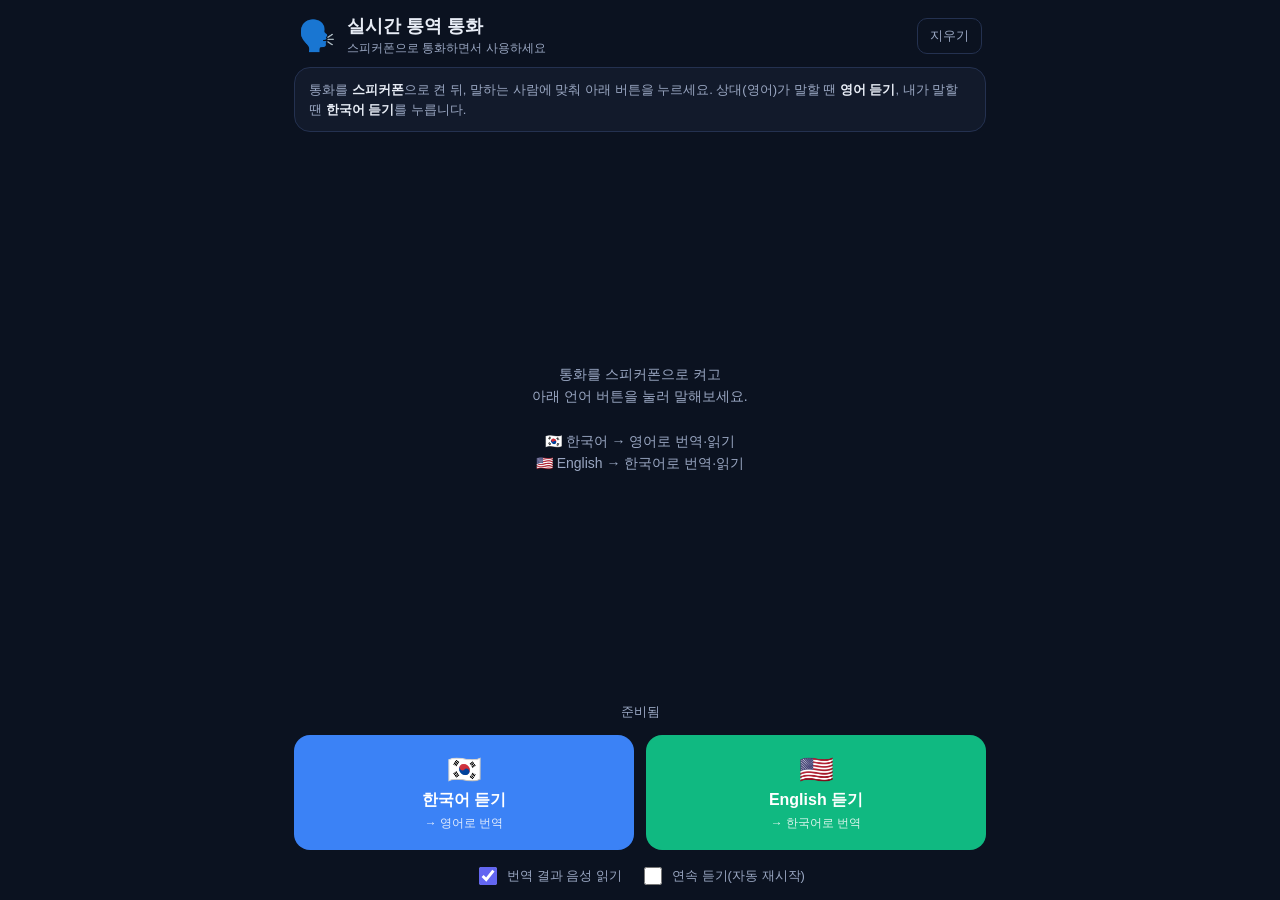
<file: index.html>
<!DOCTYPE html>
<html lang="ko">
<head>
  <meta charset="UTF-8" />
  <meta name="viewport" content="width=device-width, initial-scale=1.0, maximum-scale=1.0, user-scalable=no, viewport-fit=cover" />
  <meta name="theme-color" content="#0b1220" />
  <meta name="apple-mobile-web-app-capable" content="yes" />
  <meta name="apple-mobile-web-app-status-bar-style" content="black-translucent" />
  <title>통역 통화 · Korean Live Interpreter</title>
  <link rel="manifest" href="manifest.json" />
  <link rel="apple-touch-icon" href="icons/icon.svg" />
  <link rel="icon" href="icons/icon.svg" type="image/svg+xml" />
  <link rel="stylesheet" href="css/style.css" />
</head>
<body>
  <div class="app">
    <header class="topbar">
      <div class="brand">
        <span class="logo">🗣️</span>
        <div>
          <h1>실시간 통역 통화</h1>
          <p class="sub">스피커폰으로 통화하면서 사용하세요</p>
        </div>
      </div>
      <button id="clearBtn" class="ghost-btn" title="대화 지우기">지우기</button>
    </header>

    <!-- 사용 안내 배너 -->
    <div id="hintBanner" class="hint">
      통화를 <b>스피커폰</b>으로 켠 뒤, 말하는 사람에 맞춰 아래 버튼을 누르세요.
      상대(영어)가 말할 땐 <b>영어 듣기</b>, 내가 말할 땐 <b>한국어 듣기</b>를 누릅니다.
    </div>

    <!-- 대화 로그 -->
    <main id="log" class="log" aria-live="polite"></main>

    <!-- 상태 표시 -->
    <div id="status" class="status">준비됨</div>

    <!-- 컨트롤 -->
    <section class="controls">
      <div class="mic-row">
        <button id="koBtn" class="mic-btn ko">
          <span class="flag">🇰🇷</span>
          <span class="label">한국어 듣기</span>
          <span class="sublabel">→ 영어로 번역</span>
        </button>
        <button id="enBtn" class="mic-btn en">
          <span class="flag">🇺🇸</span>
          <span class="label">English 듣기</span>
          <span class="sublabel">→ 한국어로 번역</span>
        </button>
      </div>

      <div class="options">
        <label class="switch">
          <input type="checkbox" id="autoSpeak" checked />
          <span>번역 결과 음성 읽기</span>
        </label>
        <label class="switch">
          <input type="checkbox" id="continuous" />
          <span>연속 듣기(자동 재시작)</span>
        </label>
      </div>
    </section>
  </div>

  <script src="js/app.js"></script>
</body>
</html>
</file>
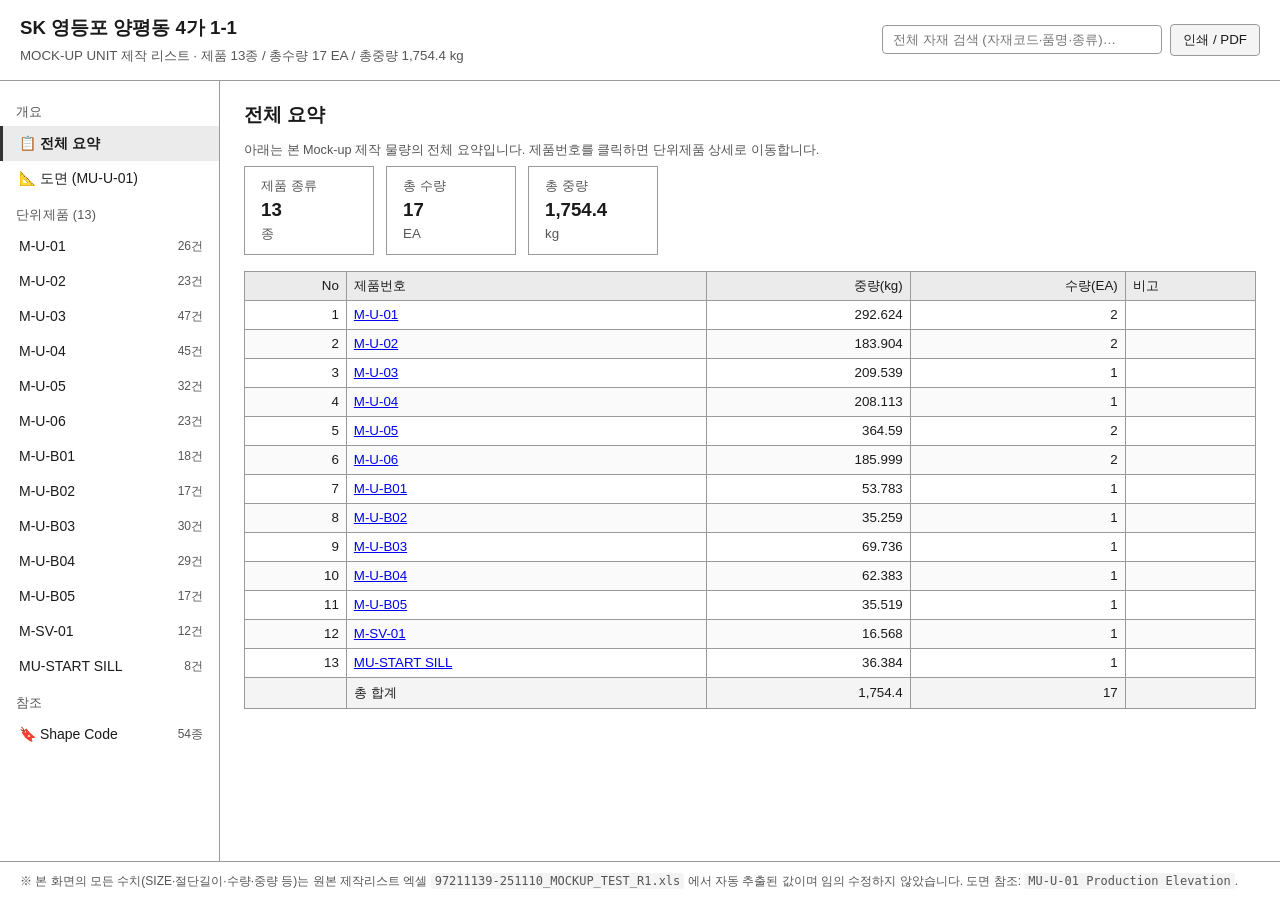
<file: mockup/index.html>
<!DOCTYPE html>
<html lang="ko">
<head>
<meta charset="UTF-8" />
<meta name="viewport" content="width=device-width, initial-scale=1.0" />
<title>MOCK-UP UNIT 제작 리스트 · 단위제품 뷰어</title>
<link rel="stylesheet" href="style.css" />
</head>
<body>
<header class="docbar">
  <div>
    <h1 id="projTitle">MOCK-UP UNIT 제작 리스트</h1>
    <p class="docmeta" id="docMeta"></p>
  </div>
  <div class="docbar-right">
    <input type="search" id="globalSearch" placeholder="전체 자재 검색 (자재코드·품명·종류)…" />
    <button id="printBtn" class="btn">인쇄 / PDF</button>
  </div>
</header>

<div class="layout">
  <!-- 좌측 네비게이션 -->
  <nav class="sidebar" id="sidebar"></nav>

  <!-- 본문 -->
  <main class="content" id="content"></main>
</div>

<footer class="footnote">
  ※ 본 화면의 모든 수치(SIZE·절단길이·수량·중량 등)는 원본 제작리스트 엑셀
  <code>97211139-251110_MOCKUP_TEST_R1.xls</code> 에서 자동 추출된 값이며 임의 수정하지 않았습니다.
  도면 참조: <code>MU-U-01 Production Elevation</code>.
</footer>

<script src="data.js"></script>
<script src="app.js"></script>
</body>
</html>
</file>
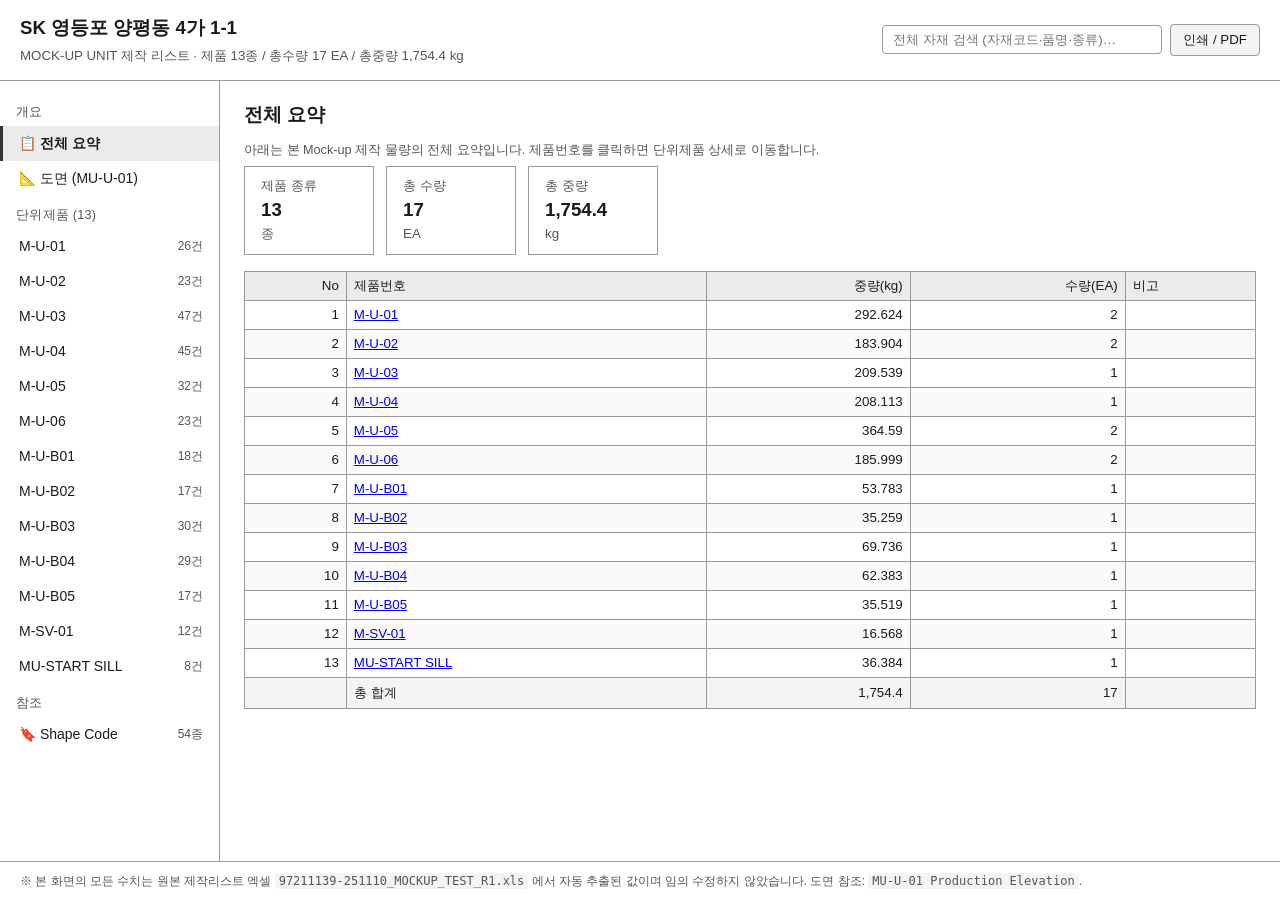
<file: mockup-viewer.html>
<!DOCTYPE html>
<html lang="ko">
<head>
<meta charset="UTF-8" />
<meta name="viewport" content="width=device-width, initial-scale=1.0" />
<title>MOCK-UP UNIT 제작 리스트 · 단위제품 뷰어</title>
<style>
/* 조직 문서표준 적용:
 * - 글씨체: 맑은 고딕
 * - 제목 14pt Bold, 본문 11pt, 표 10pt(표 안은 Bold 미사용)
 * - 선/글자색: 블랙·그레이 계열, 표 테두리는 가장 가는 선(1px) */

:root {
  --line: #9a9a9a;        /* 가는 회색 표 선 */
  --line-soft: #d0d0d0;
  --ink: #1a1a1a;         /* 본문 글자 */
  --ink-soft: #555;
  --bg: #ffffff;
  --bg-soft: #f4f4f4;
  --bg-head: #ebebeb;
  --accent: #333;
}

* { box-sizing: border-box; }

html, body {
  margin: 0;
  background: var(--bg);
  color: var(--ink);
  font-family: "맑은 고딕", "Malgun Gothic", -apple-system, "Apple SD Gothic Neo", sans-serif;
  font-size: 11pt;
  line-height: 1.5;
}

/* ---- 상단 문서 바 ---- */
.docbar {
  display: flex;
  justify-content: space-between;
  align-items: center;
  gap: 16px;
  padding: 14px 20px;
  border-bottom: 1px solid var(--line);
  flex-wrap: wrap;
}
.docbar h1 {
  font-size: 14pt;
  font-weight: 700;
  margin: 0;
}
.docmeta {
  margin: 4px 0 0;
  font-size: 10pt;
  color: var(--ink-soft);
}
.docbar-right { display: flex; gap: 8px; align-items: center; }
#globalSearch {
  font-family: inherit;
  font-size: 10pt;
  padding: 6px 10px;
  border: 1px solid var(--line);
  border-radius: 4px;
  width: 280px;
  max-width: 50vw;
}
.btn {
  font-family: inherit;
  font-size: 10pt;
  padding: 6px 12px;
  border: 1px solid var(--line);
  background: var(--bg-soft);
  color: var(--ink);
  border-radius: 4px;
  cursor: pointer;
}
.btn:hover { background: var(--bg-head); }

/* ---- 레이아웃 ---- */
.layout { display: flex; min-height: calc(100vh - 120px); }

.sidebar {
  width: 220px;
  flex: 0 0 220px;
  border-right: 1px solid var(--line);
  padding: 12px 0;
  overflow-y: auto;
}
.nav-group-title {
  font-size: 9.5pt;
  color: var(--ink-soft);
  padding: 10px 16px 4px;
  letter-spacing: .02em;
}
.nav-item {
  display: flex;
  justify-content: space-between;
  align-items: center;
  padding: 7px 16px;
  font-size: 10.5pt;
  cursor: pointer;
  border-left: 3px solid transparent;
}
.nav-item:hover { background: var(--bg-soft); }
.nav-item.active {
  background: var(--bg-head);
  border-left-color: var(--accent);
  font-weight: 700;
}
.nav-item .cnt { font-size: 9pt; color: var(--ink-soft); }

.content { flex: 1; padding: 20px 24px; overflow-x: auto; min-width: 0; }

/* ---- 제목 ---- */
h2.sec { font-size: 14pt; font-weight: 700; margin: 0 0 12px; }
h3.sec { font-size: 12pt; font-weight: 700; margin: 22px 0 8px; }

/* ---- 정보 카드 ---- */
.info-grid {
  display: grid;
  grid-template-columns: repeat(auto-fill, minmax(220px, 1fr));
  gap: 0;
  border: 1px solid var(--line);
  margin-bottom: 8px;
}
.info-cell {
  display: flex;
  border-right: 1px solid var(--line-soft);
  border-bottom: 1px solid var(--line-soft);
}
.info-cell .k {
  background: var(--bg-soft);
  padding: 6px 10px;
  font-size: 10pt;
  color: var(--ink-soft);
  width: 92px;
  flex: 0 0 92px;
  border-right: 1px solid var(--line-soft);
}
.info-cell .v { padding: 6px 10px; font-size: 10pt; }

/* ---- 표 (가장 가는 선) ---- */
table.grid {
  border-collapse: collapse;
  width: 100%;
  font-size: 10pt;
}
table.grid th, table.grid td {
  border: 1px solid var(--line);
  padding: 4px 7px;
  text-align: left;
  vertical-align: top;
  font-weight: 400;          /* 표 안 Bold 미사용 */
  white-space: nowrap;
}
table.grid thead th {
  background: var(--bg-head);
  color: var(--ink);
  position: sticky;
  top: 0;
  cursor: pointer;
  user-select: none;
}
table.grid thead th .arrow { color: var(--ink-soft); font-size: 8pt; }
table.grid tbody tr:nth-child(even) { background: #fafafa; }
table.grid tbody tr:hover { background: #f0f4f8; }
table.grid td.num, table.grid th.num { text-align: right; }
table.grid tfoot td {
  border: 1px solid var(--line);
  background: var(--bg-soft);
  padding: 5px 7px;
  font-size: 10pt;
}
.table-wrap { overflow-x: auto; border: 0; }

.tablebar {
  display: flex;
  justify-content: space-between;
  align-items: center;
  margin: 4px 0 6px;
  gap: 10px;
  flex-wrap: wrap;
}
.tablebar input {
  font-family: inherit; font-size: 10pt; padding: 5px 9px;
  border: 1px solid var(--line); border-radius: 4px; width: 240px; max-width: 60vw;
}
.tablebar .count { font-size: 9.5pt; color: var(--ink-soft); }

.note { font-size: 9.5pt; color: var(--ink-soft); margin: 6px 0; }

/* 요약 강조 박스 */
.summary-cards { display: flex; gap: 12px; flex-wrap: wrap; margin-bottom: 16px; }
.card {
  border: 1px solid var(--line);
  padding: 10px 16px;
  min-width: 130px;
}
.card .lbl { font-size: 9.5pt; color: var(--ink-soft); }
.card .val { font-size: 14pt; font-weight: 700; }
.card .unit { font-size: 10pt; color: var(--ink-soft); }

/* 도면 */
.drawing-wrap { border: 1px solid var(--line); padding: 8px; background: #fff; }
.drawing-wrap img { width: 100%; height: auto; display: block; }

.footnote {
  border-top: 1px solid var(--line);
  padding: 10px 20px;
  font-size: 9pt;
  color: var(--ink-soft);
}
code { font-family: Consolas, monospace; background: var(--bg-soft); padding: 1px 4px; border-radius: 3px; }

mark { background: #ffe58a; padding: 0 1px; }

@media print {
  .sidebar, .docbar-right, .tablebar input, #printBtn { display: none !important; }
  .layout { display: block; }
  .content { padding: 0; }
  table.grid th { position: static; }
}

</style>
</head>
<body>
<header class="docbar">
  <div>
    <h1 id="projTitle">MOCK-UP UNIT 제작 리스트</h1>
    <p class="docmeta" id="docMeta"></p>
  </div>
  <div class="docbar-right">
    <input type="search" id="globalSearch" placeholder="전체 자재 검색 (자재코드·품명·종류)…" />
    <button id="printBtn" class="btn">인쇄 / PDF</button>
  </div>
</header>
<div class="layout">
  <nav class="sidebar" id="sidebar"></nav>
  <main class="content" id="content"></main>
</div>
<footer class="footnote">
  ※ 본 화면의 모든 수치는 원본 제작리스트 엑셀 <code>97211139-251110_MOCKUP_TEST_R1.xls</code> 에서 자동 추출된 값이며 임의 수정하지 않았습니다. 도면 참조: <code>MU-U-01 Production Elevation</code>.
</footer>
<script>
// 자동 생성: 97211139-251110_MOCKUP_TEST_R1.xls 원본에서 추출 (수정 금지 권장)
window.MOCKUP = {
 "project": "SK 영등포 양평동 4가 1-1",
 "title": "MOCK-UP UNIT 제작 리스트",
 "summary": [
  {
   "prod": "M-U-01",
   "wt": 292.6236,
   "qty": 2,
   "note": ""
  },
  {
   "prod": "M-U-02",
   "wt": 183.903856,
   "qty": 2,
   "note": ""
  },
  {
   "prod": "M-U-03",
   "wt": 209.538956,
   "qty": 1,
   "note": ""
  },
  {
   "prod": "M-U-04",
   "wt": 208.113116,
   "qty": 1,
   "note": ""
  },
  {
   "prod": "M-U-05",
   "wt": 364.589761,
   "qty": 2,
   "note": ""
  },
  {
   "prod": "M-U-06",
   "wt": 185.999092,
   "qty": 2,
   "note": ""
  },
  {
   "prod": "M-U-B01",
   "wt": 53.782999,
   "qty": 1,
   "note": ""
  },
  {
   "prod": "M-U-B02",
   "wt": 35.258949,
   "qty": 1,
   "note": ""
  },
  {
   "prod": "M-U-B03",
   "wt": 69.73594,
   "qty": 1,
   "note": ""
  },
  {
   "prod": "M-U-B04",
   "wt": 62.383461,
   "qty": 1,
   "note": ""
  },
  {
   "prod": "M-U-B05",
   "wt": 35.51904,
   "qty": 1,
   "note": ""
  },
  {
   "prod": "M-SV-01",
   "wt": 16.568363,
   "qty": 1,
   "note": ""
  },
  {
   "prod": "MU-START SILL",
   "wt": 36.383964,
   "qty": 1,
   "note": ""
  }
 ],
 "units": [
  {
   "sheet": "M-U-01",
   "현장명": "SK 영등포 양평동 4가 1-1",
   "현장번호": "H",
   "제품번호": "M-U-01",
   "제품중량": 146.3118,
   "창호번호": "작성자",
   "비고": "ASSY(유리 유)",
   "W": 1700,
   "H": 4500,
   "발주유형": "제작",
   "작성일": "2025-10-31",
   "수량": 2,
   "materials": [
    {
     "no": 1,
     "code": "05C",
     "type": "HEAD",
     "alloy": "A6063-T5",
     "surface": "PVDF2",
     "cut": 1685,
     "qty": 1,
     "dwg": "05C-1",
     "color": "DC-42561",
     "unitwt": 4.695,
     "wt": 7.911075,
     "note": "",
     "prod": "M-U-01",
     "totqty": 2,
     "totwt": 15.82215,
     "lenm": 1.685
    },
    {
     "no": 2,
     "code": "14C",
     "type": "GUTTER PIECE",
     "alloy": "A6063-T5",
     "surface": "CHROMATE",
     "cut": 120,
     "qty": 2,
     "dwg": "14C-1",
     "color": "CHROMATE",
     "unitwt": 2.941,
     "wt": 0.70584,
     "note": "",
     "prod": "M-U-01",
     "totqty": 4,
     "totwt": 1.41168,
     "lenm": 0.24
    },
    {
     "no": 3,
     "code": "28C",
     "type": "LOCKING PLATE",
     "alloy": "A6063-T5",
     "surface": "CHROMATE",
     "cut": 80,
     "qty": 1,
     "dwg": "28C-1",
     "color": "CHROMATE",
     "unitwt": 0.823,
     "wt": 0.06584,
     "note": "",
     "prod": "M-U-01",
     "totqty": 2,
     "totwt": 0.13168,
     "lenm": 0.08
    },
    {
     "no": 4,
     "code": "17C",
     "type": "HOR FIN",
     "alloy": "A6063-T5",
     "surface": "PVDF2",
     "cut": 1679,
     "qty": 1,
     "dwg": "17C-201",
     "color": "DC-42561",
     "unitwt": 5.25,
     "wt": 8.81475,
     "note": "",
     "prod": "M-U-01",
     "totqty": 2,
     "totwt": 17.6295,
     "lenm": 1.679
    },
    {
     "no": 5,
     "code": "24C",
     "type": "P/P",
     "alloy": "A6063-T5",
     "surface": "CHROMATE",
     "cut": 1643,
     "qty": 1,
     "dwg": "24C-201",
     "color": "CHROMATE",
     "unitwt": 1.145,
     "wt": 1.881235,
     "note": "",
     "prod": "M-U-01",
     "totqty": 2,
     "totwt": 3.76247,
     "lenm": 1.643
    },
    {
     "no": 5,
     "code": "25C",
     "type": "COVER",
     "alloy": "A6063-T5",
     "surface": "PVDF2",
     "cut": 1679,
     "qty": 1,
     "dwg": "25C-201",
     "color": "DC-42561",
     "unitwt": 0.175,
     "wt": 0.293825,
     "note": "",
     "prod": "M-U-01",
     "totqty": 2,
     "totwt": 0.58765,
     "lenm": 1.679
    },
    {
     "no": 6,
     "code": "26C",
     "type": "PANEL 보강",
     "alloy": "A6063-T5",
     "surface": "CHROMATE",
     "cut": 1643,
     "qty": 1,
     "dwg": "26C-201",
     "color": "CHROMATE",
     "unitwt": 1.651,
     "wt": 2.712593,
     "note": "",
     "prod": "M-U-01",
     "totqty": 2,
     "totwt": 5.425186,
     "lenm": 1.643
    },
    {
     "no": 7,
     "code": "10C11C",
     "type": "TRANSOM",
     "alloy": "A6063-T5",
     "surface": "PVDF2",
     "cut": 1609,
     "qty": 1,
     "dwg": "10C11C-1",
     "color": "DC-42561",
     "unitwt": 3.973,
     "wt": 6.392557,
     "note": "",
     "prod": "M-U-01",
     "totqty": 2,
     "totwt": 12.785114,
     "lenm": 1.609
    },
    {
     "no": 8,
     "code": "08C09C",
     "type": "VISION TRANSOM",
     "alloy": "A6063-T5",
     "surface": "PVDF2",
     "cut": 1609,
     "qty": 1,
     "dwg": "08C09C-1",
     "color": "DC-42561",
     "unitwt": 4.102,
     "wt": 6.600118,
     "note": "",
     "prod": "M-U-01",
     "totqty": 2,
     "totwt": 13.200236,
     "lenm": 1.609
    },
    {
     "no": 9,
     "code": "UM5351",
     "type": "T-BAR GLASS CHAIR",
     "alloy": "A6063-T5",
     "surface": "CHROMATE",
     "cut": 100,
     "qty": 2,
     "dwg": "UM5351-1",
     "color": "CHROMATE",
     "unitwt": 0.349,
     "wt": 0.0698,
     "note": "",
     "prod": "M-U-01",
     "totqty": 4,
     "totwt": 0.1396,
     "lenm": 0.2
    },
    {
     "no": 10,
     "code": "06C07C",
     "type": "SILL",
     "alloy": "A6063-T5",
     "surface": "PVDF2",
     "cut": 1669,
     "qty": 1,
     "dwg": "06C07C-01AV",
     "color": "DC-42561",
     "unitwt": 5.541,
     "wt": 9.247929,
     "note": "",
     "prod": "M-U-01",
     "totqty": 2,
     "totwt": 18.495858,
     "lenm": 1.669
    },
    {
     "no": 11,
     "code": "31C",
     "type": "CAVITY ANGLE ATTCH",
     "alloy": "A6063-T5",
     "surface": "PVDF2",
     "cut": 1609,
     "qty": 1,
     "dwg": "31C-1",
     "color": "DC-42561",
     "unitwt": 4.102,
     "wt": 6.600118,
     "note": "",
     "prod": "M-U-01",
     "totqty": 2,
     "totwt": 13.200236,
     "lenm": 1.609
    },
    {
     "no": 12,
     "code": "29C",
     "type": "GLASS CHAIR",
     "alloy": "A6063-T5",
     "surface": "CHROMATE",
     "cut": 150,
     "qty": 2,
     "dwg": "29C-1",
     "color": "CHROMATE",
     "unitwt": 0.456,
     "wt": 0.1368,
     "note": "",
     "prod": "M-U-01",
     "totqty": 4,
     "totwt": 0.2736,
     "lenm": 0.3
    },
    {
     "no": 13,
     "code": "ANG3512",
     "type": "ANGLE",
     "alloy": "A6063-T5",
     "surface": "PVDF2",
     "cut": 539,
     "qty": 2,
     "dwg": "ANG3512-1",
     "color": "DC-42561",
     "unitwt": 0.24,
     "wt": 0.25872,
     "note": "",
     "prod": "M-U-01",
     "totqty": 4,
     "totwt": 0.51744,
     "lenm": 1.078
    },
    {
     "no": 14,
     "code": "ANG3512",
     "type": "ANGLE",
     "alloy": "A6063-T5",
     "surface": "PVDF2",
     "cut": 2685.5,
     "qty": 2,
     "dwg": "ANG3512-2",
     "color": "DC-42561",
     "unitwt": 0.24,
     "wt": 1.28904,
     "note": "",
     "prod": "M-U-01",
     "totqty": 4,
     "totwt": 2.57808,
     "lenm": 5.371
    },
    {
     "no": 15,
     "code": "03C02C",
     "type": "MULLION(FEMALE)",
     "alloy": "A6N01-T5",
     "surface": "PVDF2",
     "cut": 4477,
     "qty": 1,
     "dwg": "03C02C-1",
     "color": "DC-42561",
     "unitwt": 4.655,
     "wt": 20.840435,
     "note": "",
     "prod": "M-U-01",
     "totqty": 2,
     "totwt": 41.68087,
     "lenm": 4.477
    },
    {
     "no": 16,
     "code": "01C02C",
     "type": "MULLION(MALE)",
     "alloy": "A6N01-T5",
     "surface": "PVDF 2-COATING",
     "cut": 4477,
     "qty": 1,
     "dwg": "01C02C-1",
     "color": "DC-42561",
     "unitwt": 4.889,
     "wt": 21.888053,
     "note": "",
     "prod": "M-U-01",
     "totqty": 2,
     "totwt": 43.776106,
     "lenm": 4.477
    },
    {
     "no": 16,
     "code": "31C",
     "type": "CAVITY ANGLE ATTCH",
     "alloy": "A6063-T5",
     "surface": "PVDF2",
     "cut": 2663.5,
     "qty": 2,
     "dwg": "31C-203",
     "color": "DC-42561",
     "unitwt": 4.102,
     "wt": 21.851354,
     "note": "",
     "prod": "M-U-01",
     "totqty": 4,
     "totwt": 43.702708,
     "lenm": 5.327
    },
    {
     "no": 17,
     "code": "32C",
     "type": "T-BRACKET",
     "alloy": "A6063-T5",
     "surface": "CHROMATE",
     "cut": 200,
     "qty": 1,
     "dwg": "32C-1",
     "color": "CHROMATE",
     "unitwt": 3.515,
     "wt": 0.703,
     "note": "",
     "prod": "M-U-01",
     "totqty": 2,
     "totwt": 1.406,
     "lenm": 0.2
    },
    {
     "no": 18,
     "code": "32C",
     "type": "T-BRACKET",
     "alloy": "A6063-T5",
     "surface": "CHROMATE",
     "cut": 200,
     "qty": 1,
     "dwg": "32C-2",
     "color": "CHROMATE",
     "unitwt": 3.515,
     "wt": 0.703,
     "note": "",
     "prod": "M-U-01",
     "totqty": 2,
     "totwt": 1.406,
     "lenm": 0.2
    },
    {
     "no": 19,
     "code": "33C",
     "type": "BEARING PLATE",
     "alloy": "A6063-T5",
     "surface": "CHROMATE",
     "cut": 200,
     "qty": 2,
     "dwg": "33C-1",
     "color": "CHROMATE",
     "unitwt": 0.704,
     "wt": 0.2816,
     "note": "",
     "prod": "M-U-01",
     "totqty": 4,
     "totwt": 0.5632,
     "lenm": 0.4
    },
    {
     "no": 20,
     "code": "JAG19",
     "type": "BACK PLATE",
     "alloy": "A6063-T5",
     "surface": "PVDF2",
     "cut": 4400,
     "qty": 1,
     "dwg": "JAG19-1",
     "color": "DC-42561",
     "unitwt": 5.21,
     "wt": 22.924,
     "note": "",
     "prod": "M-U-01",
     "totqty": 2,
     "totwt": 45.848,
     "lenm": 4.4
    },
    {
     "no": 21,
     "code": "JAM16",
     "type": "PRIMARY BRACKET",
     "alloy": "A6063-T5",
     "surface": "CHROMATE",
     "cut": 250,
     "qty": 1,
     "dwg": "JAM16-1",
     "color": "CHROMATE",
     "unitwt": 13.479,
     "wt": 3.36975,
     "note": "",
     "prod": "M-U-01",
     "totqty": 2,
     "totwt": 6.7395,
     "lenm": 0.25
    },
    {
     "no": 22,
     "code": "JAM18",
     "type": "CONNECTING LEVEL CLIP",
     "alloy": "A6063-T5",
     "surface": "CHROMATE",
     "cut": 68,
     "qty": 1,
     "dwg": "JAM18-F1",
     "color": "CHROMATE",
     "unitwt": 4.86,
     "wt": 0.33048,
     "note": "",
     "prod": "M-U-01",
     "totqty": 2,
     "totwt": 0.66096,
     "lenm": 0.068
    },
    {
     "no": 23,
     "code": "JAM18",
     "type": "CONNECTING LEVEL CLIP",
     "alloy": "A6063-T5",
     "surface": "CHROMATE",
     "cut": 68,
     "qty": 1,
     "dwg": "JAM18-F2",
     "color": "CHROMATE",
     "unitwt": 4.86,
     "wt": 0.33048,
     "note": "",
     "prod": "M-U-01",
     "totqty": 2,
     "totwt": 0.66096,
     "lenm": 0.068
    },
    {
     "no": 24,
     "code": "JAM20",
     "type": "SERRATION WASHER",
     "alloy": "A6063-T5",
     "surface": "CHROMATE",
     "cut": 52,
     "qty": 2,
     "dwg": "JAM20-1",
     "color": "CHROMATE",
     "unitwt": 1.052,
     "wt": 0.109408,
     "note": "",
     "prod": "M-U-01",
     "totqty": 4,
     "totwt": 0.218816,
     "lenm": 0.104
    }
   ],
   "accessories": [
    {
     "no": 1,
     "name": "SH-08",
     "spec": "",
     "qty": 1
    },
    {
     "no": 2,
     "name": "SH-08R",
     "spec": "",
     "qty": 1
    }
   ]
  },
  {
   "sheet": "M-U-02",
   "현장명": "SK 영등포 양평동 4가 1-1",
   "현장번호": "H",
   "제품번호": "M-U-02",
   "제품중량": 91.951928,
   "창호번호": "작성자",
   "비고": "ASSY(유리 유)",
   "W": 750,
   "H": 4500,
   "발주유형": "제작",
   "작성일": "2025-10-31",
   "수량": 2,
   "materials": [
    {
     "no": 1,
     "code": "05C",
     "type": "HEAD",
     "alloy": "A6063-T5",
     "surface": "PVDF2",
     "cut": 735,
     "qty": 1,
     "dwg": "05C-2",
     "color": "DC-42561",
     "unitwt": 4.695,
     "wt": 3.450825,
     "note": "",
     "prod": "M-U-02",
     "totqty": 2,
     "totwt": 6.90165,
     "lenm": 0.735
    },
    {
     "no": 2,
     "code": "14C",
     "type": "GUTTER PIECE",
     "alloy": "A6063-T5",
     "surface": "CHROMATE",
     "cut": 120,
     "qty": 2,
     "dwg": "14C-1",
     "color": "CHROMATE",
     "unitwt": 2.941,
     "wt": 0.70584,
     "note": "",
     "prod": "M-U-02",
     "totqty": 4,
     "totwt": 1.41168,
     "lenm": 0.24
    },
    {
     "no": 3,
     "code": "28C",
     "type": "LOCKING PLATE",
     "alloy": "A6063-T5",
     "surface": "CHROMATE",
     "cut": 80,
     "qty": 1,
     "dwg": "28C-1",
     "color": "CHROMATE",
     "unitwt": 0.823,
     "wt": 0.06584,
     "note": "",
     "prod": "M-U-02",
     "totqty": 2,
     "totwt": 0.13168,
     "lenm": 0.08
    },
    {
     "no": 4,
     "code": "17C",
     "type": "HOR FIN",
     "alloy": "A6063-T5",
     "surface": "PVDF2",
     "cut": 729,
     "qty": 1,
     "dwg": "17C-202",
     "color": "DC-42561",
     "unitwt": 5.25,
     "wt": 3.82725,
     "note": "",
     "prod": "M-U-02",
     "totqty": 2,
     "totwt": 7.6545,
     "lenm": 0.729
    },
    {
     "no": 4,
     "code": "24C",
     "type": "P/P",
     "alloy": "A6063-T5",
     "surface": "CHROMATE",
     "cut": 693,
     "qty": 1,
     "dwg": "24C-202",
     "color": "CHROMATE",
     "unitwt": 1.145,
     "wt": 0.793485,
     "note": "",
     "prod": "M-U-02",
     "totqty": 2,
     "totwt": 1.58697,
     "lenm": 0.693
    },
    {
     "no": 5,
     "code": "25C",
     "type": "COVER",
     "alloy": "A6063-T5",
     "surface": "PVDF2",
     "cut": 729,
     "qty": 1,
     "dwg": "25C-202",
     "color": "DC-42561",
     "unitwt": 0.175,
     "wt": 0.127575,
     "note": "",
     "prod": "M-U-02",
     "totqty": 2,
     "totwt": 0.25515,
     "lenm": 0.729
    },
    {
     "no": 6,
     "code": "26C",
     "type": "PANEL 보강",
     "alloy": "A6063-T5",
     "surface": "CHROMATE",
     "cut": 693,
     "qty": 1,
     "dwg": "26C-202",
     "color": "CHROMATE",
     "unitwt": 1.651,
     "wt": 1.144143,
     "note": "",
     "prod": "M-U-02",
     "totqty": 2,
     "totwt": 2.288286,
     "lenm": 0.693
    },
    {
     "no": 7,
     "code": "10C11C",
     "type": "TRANSOM",
     "alloy": "A6063-T5",
     "surface": "PVDF2",
     "cut": 659,
     "qty": 1,
     "dwg": "10C11C-2",
     "color": "DC-42561",
     "unitwt": 3.973,
     "wt": 2.618207,
     "note": "",
     "prod": "M-U-02",
     "totqty": 2,
     "totwt": 5.236414,
     "lenm": 0.659
    },
    {
     "no": 8,
     "code": "08C09C",
     "type": "VISION TRANSOM",
     "alloy": "A6063-T5",
     "surface": "PVDF2",
     "cut": 659,
     "qty": 1,
     "dwg": "08C09C-2",
     "color": "DC-42561",
     "unitwt": 4.102,
     "wt": 2.703218,
     "note": "",
     "prod": "M-U-02",
     "totqty": 2,
     "totwt": 5.406436,
     "lenm": 0.659
    },
    {
     "no": 9,
     "code": "UM5351",
     "type": "T-BAR GLASS CHAIR",
     "alloy": "A6063-T5",
     "surface": "CHROMATE",
     "cut": 100,
     "qty": 2,
     "dwg": "UM5351-1",
     "color": "CHROMATE",
     "unitwt": 0.349,
     "wt": 0.0698,
     "note": "",
     "prod": "M-U-02",
     "totqty": 4,
     "totwt": 0.1396,
     "lenm": 0.2
    },
    {
     "no": 10,
     "code": "06C07C",
     "type": "SILL",
     "alloy": "A6063-T5",
     "surface": "PVDF2",
     "cut": 719,
     "qty": 1,
     "dwg": "06C07C-2",
     "color": "DC-42561",
     "unitwt": 5.541,
     "wt": 3.983979,
     "note": "",
     "prod": "M-U-02",
     "totqty": 2,
     "totwt": 7.967958,
     "lenm": 0.719
    },
    {
     "no": 12,
     "code": "29C",
     "type": "GLASS CHAIR",
     "alloy": "A6063-T5",
     "surface": "CHROMATE",
     "cut": 150,
     "qty": 2,
     "dwg": "29C-1",
     "color": "CHROMATE",
     "unitwt": 0.456,
     "wt": 0.1368,
     "note": "",
     "prod": "M-U-02",
     "totqty": 4,
     "totwt": 0.2736,
     "lenm": 0.3
    },
    {
     "no": 13,
     "code": "ANG3512",
     "type": "ANGLE",
     "alloy": "A6063-T5",
     "surface": "PVDF2",
     "cut": 539,
     "qty": 2,
     "dwg": "ANG3512-1",
     "color": "DC-42561",
     "unitwt": 0.24,
     "wt": 0.25872,
     "note": "",
     "prod": "M-U-02",
     "totqty": 4,
     "totwt": 0.51744,
     "lenm": 1.078
    },
    {
     "no": 14,
     "code": "ANG3512",
     "type": "ANGLE",
     "alloy": "A6063-T5",
     "surface": "PVDF2",
     "cut": 2685.5,
     "qty": 2,
     "dwg": "ANG3512-2",
     "color": "DC-42561",
     "unitwt": 0.24,
     "wt": 1.28904,
     "note": "",
     "prod": "M-U-02",
     "totqty": 4,
     "totwt": 2.57808,
     "lenm": 5.371
    },
    {
     "no": 15,
     "code": "03C02C",
     "type": "MULLION(FEMALE)",
     "alloy": "A6N01-T5",
     "surface": "PVDF2",
     "cut": 4477,
     "qty": 1,
     "dwg": "03C02C-2",
     "color": "DC-42561",
     "unitwt": 4.655,
     "wt": 20.840435,
     "note": "",
     "prod": "M-U-02",
     "totqty": 2,
     "totwt": 41.68087,
     "lenm": 4.477
    },
    {
     "no": 16,
     "code": "01C02C",
     "type": "MULLION(MALE)",
     "alloy": "A6N01-T5",
     "surface": "PVDF 2-COATING",
     "cut": 4477,
     "qty": 1,
     "dwg": "01C02C-2",
     "color": "DC-42561",
     "unitwt": 4.889,
     "wt": 21.888053,
     "note": "",
     "prod": "M-U-02",
     "totqty": 2,
     "totwt": 43.776106,
     "lenm": 4.477
    },
    {
     "no": 17,
     "code": "32C",
     "type": "T-BRACKET",
     "alloy": "A6063-T5",
     "surface": "CHROMATE",
     "cut": 200,
     "qty": 1,
     "dwg": "32C-1",
     "color": "CHROMATE",
     "unitwt": 3.515,
     "wt": 0.703,
     "note": "",
     "prod": "M-U-02",
     "totqty": 2,
     "totwt": 1.406,
     "lenm": 0.2
    },
    {
     "no": 19,
     "code": "33C",
     "type": "BEARING PLATE",
     "alloy": "A6063-T5",
     "surface": "CHROMATE",
     "cut": 200,
     "qty": 2,
     "dwg": "33C-1",
     "color": "CHROMATE",
     "unitwt": 0.704,
     "wt": 0.2816,
     "note": "",
     "prod": "M-U-02",
     "totqty": 4,
     "totwt": 0.5632,
     "lenm": 0.4
    },
    {
     "no": 20,
     "code": "JAG19",
     "type": "BACK PLATE",
     "alloy": "A6063-T5",
     "surface": "PVDF2",
     "cut": 4400,
     "qty": 1,
     "dwg": "JAG19-1",
     "color": "DC-42561",
     "unitwt": 5.21,
     "wt": 22.924,
     "note": "",
     "prod": "M-U-02",
     "totqty": 2,
     "totwt": 45.848,
     "lenm": 4.4
    },
    {
     "no": 21,
     "code": "JAM16",
     "type": "PRIMARY BRACKET",
     "alloy": "A6063-T5",
     "surface": "CHROMATE",
     "cut": 250,
     "qty": 1,
     "dwg": "JAM16-1",
     "color": "CHROMATE",
     "unitwt": 13.479,
     "wt": 3.36975,
     "note": "",
     "prod": "M-U-02",
     "totqty": 2,
     "totwt": 6.7395,
     "lenm": 0.25
    },
    {
     "no": 22,
     "code": "JAM18",
     "type": "CONNECTING LEVEL CLIP",
     "alloy": "A6063-T5",
     "surface": "CHROMATE",
     "cut": 68,
     "qty": 1,
     "dwg": "JAM18-F1",
     "color": "CHROMATE",
     "unitwt": 4.86,
     "wt": 0.33048,
     "note": "",
     "prod": "M-U-02",
     "totqty": 2,
     "totwt": 0.66096,
     "lenm": 0.068
    },
    {
     "no": 23,
     "code": "JAM18",
     "type": "CONNECTING LEVEL CLIP",
     "alloy": "A6063-T5",
     "surface": "CHROMATE",
     "cut": 68,
     "qty": 1,
     "dwg": "JAM18-F2",
     "color": "CHROMATE",
     "unitwt": 4.86,
     "wt": 0.33048,
     "note": "",
     "prod": "M-U-02",
     "totqty": 2,
     "totwt": 0.66096,
     "lenm": 0.068
    },
    {
     "no": 24,
     "code": "JAM20",
     "type": "SERRATION WASHER",
     "alloy": "A6063-T5",
     "surface": "CHROMATE",
     "cut": 52,
     "qty": 2,
     "dwg": "JAM20-1",
     "color": "CHROMATE",
     "unitwt": 1.052,
     "wt": 0.109408,
     "note": "",
     "prod": "M-U-02",
     "totqty": 4,
     "totwt": 0.218816,
     "lenm": 0.104
    }
   ],
   "accessories": [
    {
     "no": 1,
     "name": "SH-08",
     "spec": "",
     "qty": 1
    },
    {
     "no": 2,
     "name": "SH-08R",
     "spec": "",
     "qty": 1
    },
    {
     "no": 3,
     "name": "ST-01",
     "spec": "",
     "qty": 1
    }
   ]
  },
  {
   "sheet": "M-U-03",
   "현장명": "SK 영등포 양평동 4가 1-1",
   "현장번호": "H",
   "제품번호": "M-U-03",
   "제품중량": 209.538956,
   "창호번호": "작성자",
   "비고": "ASSY(유리 유)",
   "W": 1850,
   "H": 4500,
   "발주유형": "제작",
   "작성일": "2025-10-31",
   "수량": 1,
   "materials": [
    {
     "no": 1,
     "code": "05C",
     "type": "HEAD",
     "alloy": "A6063-T5",
     "surface": "PVDF2",
     "cut": 1835,
     "qty": 1,
     "dwg": "05C-101L",
     "color": "DC-42561",
     "unitwt": 4.695,
     "wt": 8.615325,
     "note": "",
     "prod": "M-U-03",
     "totqty": 1,
     "totwt": 8.615325,
     "lenm": 1.835
    },
    {
     "no": 2,
     "code": "14C",
     "type": "GUTTER PIECE",
     "alloy": "A6063-T5",
     "surface": "CHROMATE",
     "cut": 120,
     "qty": 2,
     "dwg": "14C-1",
     "color": "CHROMATE",
     "unitwt": 2.941,
     "wt": 0.70584,
     "note": "",
     "prod": "M-U-03",
     "totqty": 2,
     "totwt": 0.70584,
     "lenm": 0.24
    },
    {
     "no": 3,
     "code": "28C",
     "type": "LOCKING PLATE",
     "alloy": "A6063-T5",
     "surface": "CHROMATE",
     "cut": 80,
     "qty": 1,
     "dwg": "28C-1",
     "color": "CHROMATE",
     "unitwt": 0.823,
     "wt": 0.06584,
     "note": "",
     "prod": "M-U-03",
     "totqty": 1,
     "totwt": 0.06584,
     "lenm": 0.08
    },
    {
     "no": 4,
     "code": "17C",
     "type": "HOR FIN",
     "alloy": "A6063-T5",
     "surface": "PVDF2",
     "cut": 1226.5,
     "qty": 1,
     "dwg": "17C-204",
     "color": "DC-42561",
     "unitwt": 5.25,
     "wt": 6.439125,
     "note": "",
     "prod": "M-U-03",
     "totqty": 1,
     "totwt": 6.439125,
     "lenm": 1.2265
    },
    {
     "no": 5,
     "code": "24C",
     "type": "P/P",
     "alloy": "A6063-T5",
     "surface": "CHROMATE",
     "cut": 693,
     "qty": 1,
     "dwg": "24C-202",
     "color": "CHROMATE",
     "unitwt": 1.145,
     "wt": 0.793485,
     "note": "",
     "prod": "M-U-03",
     "totqty": 1,
     "totwt": 0.793485,
     "lenm": 0.693
    },
    {
     "no": 5,
     "code": "25C",
     "type": "COVER",
     "alloy": "A6063-T5",
     "surface": "PVDF2",
     "cut": 1226.5,
     "qty": 1,
     "dwg": "25C-204",
     "color": "DC-42561",
     "unitwt": 0.175,
     "wt": 0.214637,
     "note": "",
     "prod": "M-U-03",
     "totqty": 1,
     "totwt": 0.214637,
     "lenm": 1.2265
    },
    {
     "no": 6,
     "code": "26C",
     "type": "PANEL 보강",
     "alloy": "A6063-T5",
     "surface": "CHROMATE",
     "cut": 693,
     "qty": 1,
     "dwg": "26C-202",
     "color": "CHROMATE",
     "unitwt": 1.651,
     "wt": 1.144143,
     "note": "",
     "prod": "M-U-03",
     "totqty": 1,
     "totwt": 1.144143,
     "lenm": 0.693
    },
    {
     "no": 7,
     "code": "17C",
     "type": "HOR FIN",
     "alloy": "A6063-T5",
     "surface": "PVDF2",
     "cut": 476.5,
     "qty": 1,
     "dwg": "17C-203",
     "color": "DC-42561",
     "unitwt": 5.25,
     "wt": 2.501625,
     "note": "",
     "prod": "M-U-03",
     "totqty": 1,
     "totwt": 2.501625,
     "lenm": 0.4765
    },
    {
     "no": 8,
     "code": "24C",
     "type": "P/P",
     "alloy": "A6063-T5",
     "surface": "CHROMATE",
     "cut": 457.5,
     "qty": 1,
     "dwg": "24C-203",
     "color": "CHROMATE",
     "unitwt": 1.145,
     "wt": 0.523837,
     "note": "",
     "prod": "M-U-03",
     "totqty": 1,
     "totwt": 0.523837,
     "lenm": 0.4575
    },
    {
     "no": 9,
     "code": "24C",
     "type": "P/P",
     "alloy": "A6063-T5",
     "surface": "CHROMATE",
     "cut": 480.5,
     "qty": 1,
     "dwg": "24C-204",
     "color": "CHROMATE",
     "unitwt": 1.145,
     "wt": 0.550173,
     "note": "",
     "prod": "M-U-03",
     "totqty": 1,
     "totwt": 0.550173,
     "lenm": 0.4805
    },
    {
     "no": 10,
     "code": "25C",
     "type": "COVER",
     "alloy": "A6063-T5",
     "surface": "PVDF2",
     "cut": 476.5,
     "qty": 1,
     "dwg": "25C-203",
     "color": "DC-42561",
     "unitwt": 0.175,
     "wt": 0.083387,
     "note": "",
     "prod": "M-U-03",
     "totqty": 1,
     "totwt": 0.083387,
     "lenm": 0.4765
    },
    {
     "no": 11,
     "code": "26C",
     "type": "PANEL 보강",
     "alloy": "A6063-T5",
     "surface": "CHROMATE",
     "cut": 457.5,
     "qty": 1,
     "dwg": "26C-203",
     "color": "CHROMATE",
     "unitwt": 1.651,
     "wt": 0.755332,
     "note": "",
     "prod": "M-U-03",
     "totqty": 1,
     "totwt": 0.755332,
     "lenm": 0.4575
    },
    {
     "no": 12,
     "code": "26C",
     "type": "PANEL 보강",
     "alloy": "A6063-T5",
     "surface": "CHROMATE",
     "cut": 480.5,
     "qty": 1,
     "dwg": "26C-204",
     "color": "CHROMATE",
     "unitwt": 1.651,
     "wt": 0.793305,
     "note": "",
     "prod": "M-U-03",
     "totqty": 1,
     "totwt": 0.793305,
     "lenm": 0.4805
    },
    {
     "no": 13,
     "code": "10C11C",
     "type": "TRANSOM",
     "alloy": "A6063-T5",
     "surface": "PVDF2",
     "cut": 1009.5,
     "qty": 3,
     "dwg": "10C11C-101",
     "color": "DC-42561",
     "unitwt": 3.973,
     "wt": 12.03223,
     "note": "",
     "prod": "M-U-03",
     "totqty": 3,
     "totwt": 12.03223,
     "lenm": 3.0285
    },
    {
     "no": 14,
     "code": "UM4676",
     "type": "SHARE BLOCK",
     "alloy": "A6063-T5",
     "surface": "CHROMATE",
     "cut": 45.5,
     "qty": 4,
     "dwg": "UM4676-1",
     "color": "CHROMATE",
     "unitwt": 2.108,
     "wt": 0.383656,
     "note": "",
     "prod": "M-U-03",
     "totqty": 4,
     "totwt": 0.383656,
     "lenm": 0.182
    },
    {
     "no": 15,
     "code": "UM4676",
     "type": "SHARE BLOCK",
     "alloy": "A6063-T5",
     "surface": "CHROMATE",
     "cut": 45.5,
     "qty": 1,
     "dwg": "UM4676-2",
     "color": "CHROMATE",
     "unitwt": 2.108,
     "wt": 0.095914,
     "note": "",
     "prod": "M-U-03",
     "totqty": 1,
     "totwt": 0.095914,
     "lenm": 0.0455
    },
    {
     "no": 16,
     "code": "12C13C",
     "type": "DUMMY MULLION",
     "alloy": "A6N01-T5",
     "surface": "PVDF2",
     "cut": 4370.5,
     "qty": 1,
     "dwg": "12C13C-1",
     "color": "DC-42561",
     "unitwt": 5.147,
     "wt": 22.494964,
     "note": "",
     "prod": "M-U-03",
     "totqty": 1,
     "totwt": 22.494964,
     "lenm": 4.3705
    },
    {
     "no": 17,
     "code": "04C",
     "type": "T-BAR",
     "alloy": "A6063-T5",
     "surface": "CHROMATE",
     "cut": 4370.5,
     "qty": 1,
     "dwg": "04C-1",
     "color": "CHROMATE",
     "unitwt": 0.474,
     "wt": 2.071617,
     "note": "",
     "prod": "M-U-03",
     "totqty": 1,
     "totwt": 2.071617,
     "lenm": 4.3705
    },
    {
     "no": 18,
     "code": "10C11C",
     "type": "TRANSOM",
     "alloy": "A6063-T5",
     "surface": "PVDF2",
     "cut": 659.5,
     "qty": 1,
     "dwg": "10C11C-102",
     "color": "DC-42561",
     "unitwt": 3.973,
     "wt": 2.620194,
     "note": "",
     "prod": "M-U-03",
     "totqty": 1,
     "totwt": 2.620194,
     "lenm": 0.6595
    },
    {
     "no": 19,
     "code": "08C09C",
     "type": "VISION TRANSOM",
     "alloy": "A6063-T5",
     "surface": "PVDF2",
     "cut": 659.5,
     "qty": 1,
     "dwg": "08C09C-102",
     "color": "DC-42561",
     "unitwt": 4.102,
     "wt": 2.705269,
     "note": "",
     "prod": "M-U-03",
     "totqty": 1,
     "totwt": 2.705269,
     "lenm": 0.6595
    },
    {
     "no": 20,
     "code": "UM5351",
     "type": "T-BAR GLASS CHAIR",
     "alloy": "A6063-T5",
     "surface": "CHROMATE",
     "cut": 100,
     "qty": 2,
     "dwg": "UM5351-1",
     "color": "CHROMATE",
     "unitwt": 0.349,
     "wt": 0.0698,
     "note": "",
     "prod": "M-U-03",
     "totqty": 2,
     "totwt": 0.0698,
     "lenm": 0.2
    },
    {
     "no": 21,
     "code": "06C07C",
     "type": "SILL",
     "alloy": "A6063-T5",
     "surface": "PVDF2",
     "cut": 1819,
     "qty": 1,
     "dwg": "06C07C-101AV",
     "color": "DC-42561",
     "unitwt": 5.541,
     "wt": 10.079079,
     "note": "",
     "prod": "M-U-03",
     "totqty": 1,
     "totwt": 10.079079,
     "lenm": 1.819
    },
    {
     "no": 22,
     "code": "31C",
     "type": "CAVITY ANGLE ATTCH",
     "alloy": "A6063-T5",
     "surface": "PVDF2",
     "cut": 637.5,
     "qty": 1,
     "dwg": "31C-102",
     "color": "DC-42561",
     "unitwt": 4.102,
     "wt": 2.615025,
     "note": "",
     "prod": "M-U-03",
     "totqty": 1,
     "totwt": 2.615025,
     "lenm": 0.6375
    },
    {
     "no": 23,
     "code": "29C",
     "type": "GLASS CHAIR",
     "alloy": "A6063-T5",
     "surface": "CHROMATE",
     "cut": 150,
     "qty": 2,
     "dwg": "29C-1",
     "color": "CHROMATE",
     "unitwt": 0.456,
     "wt": 0.1368,
     "note": "",
     "prod": "M-U-03",
     "totqty": 2,
     "totwt": 0.1368,
     "lenm": 0.3
    },
    {
     "no": 24,
     "code": "ANG3512",
     "type": "ANGLE",
     "alloy": "A6063-T5",
     "surface": "PVDF2",
     "cut": 539,
     "qty": 2,
     "dwg": "ANG3512-1",
     "color": "DC-42561",
     "unitwt": 0.24,
     "wt": 0.25872,
     "note": "",
     "prod": "M-U-03",
     "totqty": 2,
     "totwt": 0.25872,
     "lenm": 1.078
    },
    {
     "no": 25,
     "code": "ANG3512",
     "type": "ANGLE",
     "alloy": "A6063-T5",
     "surface": "PVDF2",
     "cut": 2685.5,
     "qty": 2,
     "dwg": "ANG3512-2",
     "color": "DC-42561",
     "unitwt": 0.24,
     "wt": 1.28904,
     "note": "",
     "prod": "M-U-03",
     "totqty": 2,
     "totwt": 1.28904,
     "lenm": 5.371
    },
    {
     "no": 26,
     "code": "03C02C",
     "type": "MULLION(FEMALE)",
     "alloy": "A6N01-T5",
     "surface": "PVDF2",
     "cut": 4477,
     "qty": 1,
     "dwg": "03C02C-01AV",
     "color": "DC-42561",
     "unitwt": 4.655,
     "wt": 20.840435,
     "note": "",
     "prod": "M-U-03",
     "totqty": 1,
     "totwt": 20.840435,
     "lenm": 4.477
    },
    {
     "no": 27,
     "code": "01C02C",
     "type": "MULLION(MALE)",
     "alloy": "A6N01-T5",
     "surface": "PVDF 2-COATING",
     "cut": 4477,
     "qty": 1,
     "dwg": "01C02C-3A",
     "color": "DC-42561",
     "unitwt": 4.889,
     "wt": 21.888053,
     "note": "",
     "prod": "M-U-03",
     "totqty": 1,
     "totwt": 21.888053,
     "lenm": 4.477
    },
    {
     "no": 27,
     "code": "31C",
     "type": "CAVITY ANGLE ATTCH",
     "alloy": "A6063-T5",
     "surface": "PVDF2",
     "cut": 2663.5,
     "qty": 2,
     "dwg": "31C-203",
     "color": "DC-42561",
     "unitwt": 4.102,
     "wt": 21.851354,
     "note": "",
     "prod": "M-U-03",
     "totqty": 2,
     "totwt": 21.851354,
     "lenm": 5.327
    },
    {
     "no": 28,
     "code": "32C",
     "type": "T-BRACKET",
     "alloy": "A6063-T5",
     "surface": "CHROMATE",
     "cut": 200,
     "qty": 1,
     "dwg": "32C-1",
     "color": "CHROMATE",
     "unitwt": 3.515,
     "wt": 0.703,
     "note": "",
     "prod": "M-U-03",
     "totqty": 1,
     "totwt": 0.703,
     "lenm": 0.2
    },
    {
     "no": 29,
     "code": "32C",
     "type": "T-BRACKET",
     "alloy": "A6063-T5",
     "surface": "CHROMATE",
     "cut": 200,
     "qty": 1,
     "dwg": "32C-2",
     "color": "CHROMATE",
     "unitwt": 3.515,
     "wt": 0.703,
     "note": "",
     "prod": "M-U-03",
     "totqty": 1,
     "totwt": 0.703,
     "lenm": 0.2
    },
    {
     "no": 30,
     "code": "33C",
     "type": "BEARING PLATE",
     "alloy": "A6063-T5",
     "surface": "CHROMATE",
     "cut": 200,
     "qty": 2,
     "dwg": "33C-1",
     "color": "CHROMATE",
     "unitwt": 0.704,
     "wt": 0.2816,
     "note": "",
     "prod": "M-U-03",
     "totqty": 2,
     "totwt": 0.2816,
     "lenm": 0.4
    },
    {
     "no": 31,
     "code": "18C",
     "type": "VER FIN",
     "alloy": "A6063-T5",
     "surface": "PVDF2",
     "cut": 4444,
     "qty": 1,
     "dwg": "18C-1",
     "color": "DC-42561",
     "unitwt": 5.21,
     "wt": 23.15324,
     "note": "",
     "prod": "M-U-03",
     "totqty": 1,
     "totwt": 23.15324,
     "lenm": 4.444
    },
    {
     "no": 32,
     "code": "24C",
     "type": "P/P",
     "alloy": "A6063-T5",
     "surface": "CHROMATE",
     "cut": 1060.5,
     "qty": 1,
     "dwg": "24C-101",
     "color": "CHROMATE",
     "unitwt": 1.145,
     "wt": 1.214273,
     "note": "",
     "prod": "M-U-03",
     "totqty": 1,
     "totwt": 1.214273,
     "lenm": 1.0605
    },
    {
     "no": 33,
     "code": "24C",
     "type": "P/P",
     "alloy": "A6063-T5",
     "surface": "CHROMATE",
     "cut": 578,
     "qty": 1,
     "dwg": "24C-102",
     "color": "CHROMATE",
     "unitwt": 1.145,
     "wt": 0.66181,
     "note": "",
     "prod": "M-U-03",
     "totqty": 1,
     "totwt": 0.66181,
     "lenm": 0.578
    },
    {
     "no": 34,
     "code": "24C",
     "type": "P/P",
     "alloy": "A6063-T5",
     "surface": "CHROMATE",
     "cut": 1378,
     "qty": 1,
     "dwg": "24C-103",
     "color": "CHROMATE",
     "unitwt": 1.145,
     "wt": 1.57781,
     "note": "",
     "prod": "M-U-03",
     "totqty": 1,
     "totwt": 1.57781,
     "lenm": 1.378
    },
    {
     "no": 35,
     "code": "24C",
     "type": "P/P",
     "alloy": "A6063-T5",
     "surface": "CHROMATE",
     "cut": 1360.5,
     "qty": 1,
     "dwg": "24C-103A",
     "color": "CHROMATE",
     "unitwt": 1.145,
     "wt": 1.557773,
     "note": "",
     "prod": "M-U-03",
     "totqty": 1,
     "totwt": 1.557773,
     "lenm": 1.3605
    },
    {
     "no": 36,
     "code": "25C",
     "type": "COVER",
     "alloy": "A6063-T5",
     "surface": "PVDF2",
     "cut": 4444,
     "qty": 1,
     "dwg": "25C-1",
     "color": "DC-42561",
     "unitwt": 0.175,
     "wt": 0.7777,
     "note": "",
     "prod": "M-U-03",
     "totqty": 1,
     "totwt": 0.7777,
     "lenm": 4.444
    },
    {
     "no": 37,
     "code": "26C",
     "type": "PANEL 보강",
     "alloy": "A6063-T5",
     "surface": "CHROMATE",
     "cut": 1060.5,
     "qty": 1,
     "dwg": "26C-101",
     "color": "CHROMATE",
     "unitwt": 1.651,
     "wt": 1.750886,
     "note": "",
     "prod": "M-U-03",
     "totqty": 1,
     "totwt": 1.750886,
     "lenm": 1.0605
    },
    {
     "no": 38,
     "code": "26C",
     "type": "PANEL 보강",
     "alloy": "A6063-T5",
     "surface": "CHROMATE",
     "cut": 578,
     "qty": 1,
     "dwg": "26C-102",
     "color": "CHROMATE",
     "unitwt": 1.651,
     "wt": 0.954278,
     "note": "",
     "prod": "M-U-03",
     "totqty": 1,
     "totwt": 0.954278,
     "lenm": 0.578
    },
    {
     "no": 39,
     "code": "26C",
     "type": "PANEL 보강",
     "alloy": "A6063-T5",
     "surface": "CHROMATE",
     "cut": 1378,
     "qty": 1,
     "dwg": "26C-103",
     "color": "CHROMATE",
     "unitwt": 1.651,
     "wt": 2.275078,
     "note": "",
     "prod": "M-U-03",
     "totqty": 1,
     "totwt": 2.275078,
     "lenm": 1.378
    },
    {
     "no": 40,
     "code": "26C",
     "type": "PANEL 보강",
     "alloy": "A6063-T5",
     "surface": "CHROMATE",
     "cut": 1360.5,
     "qty": 1,
     "dwg": "26C-103A",
     "color": "CHROMATE",
     "unitwt": 1.651,
     "wt": 2.246186,
     "note": "",
     "prod": "M-U-03",
     "totqty": 1,
     "totwt": 2.246186,
     "lenm": 1.3605
    },
    {
     "no": 31,
     "code": "JAG19",
     "type": "BACK PLATE",
     "alloy": "A6063-T5",
     "surface": "PVDF2",
     "cut": 4400,
     "qty": 1,
     "dwg": "JAG19-1",
     "color": "DC-42561",
     "unitwt": 5.21,
     "wt": 22.924,
     "note": "",
     "prod": "M-U-03",
     "totqty": 1,
     "totwt": 22.924,
     "lenm": 4.4
    },
    {
     "no": 32,
     "code": "JAM16",
     "type": "PRIMARY BRACKET",
     "alloy": "A6063-T5",
     "surface": "CHROMATE",
     "cut": 250,
     "qty": 1,
     "dwg": "JAM16-1",
     "color": "CHROMATE",
     "unitwt": 13.479,
     "wt": 3.36975,
     "note": "",
     "prod": "M-U-03",
     "totqty": 1,
     "totwt": 3.36975,
     "lenm": 0.25
    },
    {
     "no": 33,
     "code": "JAM18",
     "type": "CONNECTING LEVEL CLIP",
     "alloy": "A6063-T5",
     "surface": "CHROMATE",
     "cut": 68,
     "qty": 1,
     "dwg": "JAM18-F1",
     "color": "CHROMATE",
     "unitwt": 4.86,
     "wt": 0.33048,
     "note": "",
     "prod": "M-U-03",
     "totqty": 1,
     "totwt": 0.33048,
     "lenm": 0.068
    },
    {
     "no": 34,
     "code": "JAM18",
     "type": "CONNECTING LEVEL CLIP",
     "alloy": "A6063-T5",
     "surface": "CHROMATE",
     "cut": 68,
     "qty": 1,
     "dwg": "JAM18-F2",
     "color": "CHROMATE",
     "unitwt": 4.86,
     "wt": 0.33048,
     "note": "",
     "prod": "M-U-03",
     "totqty": 1,
     "totwt": 0.33048,
     "lenm": 0.068
    },
    {
     "no": 35,
     "code": "JAM20",
     "type": "SERRATION WASHER",
     "alloy": "A6063-T5",
     "surface": "CHROMATE",
     "cut": 52,
     "qty": 2,
     "dwg": "JAM20-1",
     "color": "CHROMATE",
     "unitwt": 1.052,
     "wt": 0.109408,
     "note": "",
     "prod": "M-U-03",
     "totqty": 2,
     "totwt": 0.109408,
     "lenm": 0.104
    }
   ],
   "accessories": [
    {
     "no": 1,
     "name": "SH-06",
     "spec": "",
     "qty": 1
    },
    {
     "no": 2,
     "name": "SH-07",
     "spec": "",
     "qty": 1
    },
    {
     "no": 3,
     "name": "SH-05",
     "spec": "",
     "qty": 1
    },
    {
     "no": 4,
     "name": "SH-08",
     "spec": "",
     "qty": 2
    },
    {
     "no": 5,
     "name": "SH-08R",
     "spec": "",
     "qty": 2
    },
    {
     "no": 6,
     "name": "SH-02",
     "spec": "",
     "qty": 1
    }
   ]
  },
  {
   "sheet": "M-U-04",
   "현장명": "SK 영등포 양평동 4가 1-1",
   "현장번호": "H",
   "제품번호": "M-U-04",
   "제품중량": 208.113116,
   "창호번호": "작성자",
   "비고": "ASSY(유리 유)",
   "W": 1850,
   "H": 4500,
   "발주유형": "제작",
   "작성일": "2025-10-31",
   "수량": 1,
   "materials": [
    {
     "no": 1,
     "code": "05C",
     "type": "HEAD",
     "alloy": "A6063-T5",
     "surface": "PVDF2",
     "cut": 1835,
     "qty": 1,
     "dwg": "05C-101L",
     "color": "DC-42561",
     "unitwt": 4.695,
     "wt": 8.615325,
     "note": "",
     "prod": "M-U-04",
     "totqty": 1,
     "totwt": 8.615325,
     "lenm": 1.835
    },
    {
     "no": 2,
     "code": "14C",
     "type": "GUTTER PIECE",
     "alloy": "A6063-T5",
     "surface": "CHROMATE",
     "cut": 120,
     "qty": 2,
     "dwg": "14C-1",
     "color": "CHROMATE",
     "unitwt": 2.941,
     "wt": 0.70584,
     "note": "",
     "prod": "M-U-04",
     "totqty": 2,
     "totwt": 0.70584,
     "lenm": 0.24
    },
    {
     "no": 3,
     "code": "28C",
     "type": "LOCKING PLATE",
     "alloy": "A6063-T5",
     "surface": "CHROMATE",
     "cut": 80,
     "qty": 1,
     "dwg": "28C-1",
     "color": "CHROMATE",
     "unitwt": 0.823,
     "wt": 0.06584,
     "note": "",
     "prod": "M-U-04",
     "totqty": 1,
     "totwt": 0.06584,
     "lenm": 0.08
    },
    {
     "no": 4,
     "code": "17C",
     "type": "HOR FIN",
     "alloy": "A6063-T5",
     "surface": "PVDF2",
     "cut": 1226.5,
     "qty": 1,
     "dwg": "17C-204",
     "color": "DC-42561",
     "unitwt": 5.25,
     "wt": 6.439125,
     "note": "",
     "prod": "M-U-04",
     "totqty": 1,
     "totwt": 6.439125,
     "lenm": 1.2265
    },
    {
     "no": 5,
     "code": "24C",
     "type": "P/P",
     "alloy": "A6063-T5",
     "surface": "CHROMATE",
     "cut": 693,
     "qty": 1,
     "dwg": "24C-202",
     "color": "CHROMATE",
     "unitwt": 1.145,
     "wt": 0.793485,
     "note": "",
     "prod": "M-U-04",
     "totqty": 1,
     "totwt": 0.793485,
     "lenm": 0.693
    },
    {
     "no": 5,
     "code": "25C",
     "type": "COVER",
     "alloy": "A6063-T5",
     "surface": "PVDF2",
     "cut": 1226.5,
     "qty": 1,
     "dwg": "25C-204",
     "color": "DC-42561",
     "unitwt": 0.175,
     "wt": 0.214637,
     "note": "",
     "prod": "M-U-04",
     "totqty": 1,
     "totwt": 0.214637,
     "lenm": 1.2265
    },
    {
     "no": 6,
     "code": "26C",
     "type": "PANEL 보강",
     "alloy": "A6063-T5",
     "surface": "CHROMATE",
     "cut": 693,
     "qty": 1,
     "dwg": "26C-202",
     "color": "CHROMATE",
     "unitwt": 1.651,
     "wt": 1.144143,
     "note": "",
     "prod": "M-U-04",
     "totqty": 1,
     "totwt": 1.144143,
     "lenm": 0.693
    },
    {
     "no": 7,
     "code": "17C",
     "type": "HOR FIN",
     "alloy": "A6063-T5",
     "surface": "PVDF2",
     "cut": 476.5,
     "qty": 1,
     "dwg": "17C-203",
     "color": "DC-42561",
     "unitwt": 5.25,
     "wt": 2.501625,
     "note": "",
     "prod": "M-U-04",
     "totqty": 1,
     "totwt": 2.501625,
     "lenm": 0.4765
    },
    {
     "no": 8,
     "code": "24C",
     "type": "P/P",
     "alloy": "A6063-T5",
     "surface": "CHROMATE",
     "cut": 457.5,
     "qty": 1,
     "dwg": "24C-203",
     "color": "CHROMATE",
     "unitwt": 1.145,
     "wt": 0.523837,
     "note": "",
     "prod": "M-U-04",
     "totqty": 1,
     "totwt": 0.523837,
     "lenm": 0.4575
    },
    {
     "no": 9,
     "code": "24C",
     "type": "P/P",
     "alloy": "A6063-T5",
     "surface": "CHROMATE",
     "cut": 480.5,
     "qty": 1,
     "dwg": "24C-204",
     "color": "CHROMATE",
     "unitwt": 1.145,
     "wt": 0.550173,
     "note": "",
     "prod": "M-U-04",
     "totqty": 1,
     "totwt": 0.550173,
     "lenm": 0.4805
    },
    {
     "no": 10,
     "code": "25C",
     "type": "COVER",
     "alloy": "A6063-T5",
     "surface": "PVDF2",
     "cut": 476.5,
     "qty": 1,
     "dwg": "25C-203",
     "color": "DC-42561",
     "unitwt": 0.175,
     "wt": 0.083387,
     "note": "",
     "prod": "M-U-04",
     "totqty": 1,
     "totwt": 0.083387,
     "lenm": 0.4765
    },
    {
     "no": 11,
     "code": "26C",
     "type": "PANEL 보강",
     "alloy": "A6063-T5",
     "surface": "CHROMATE",
     "cut": 457.5,
     "qty": 1,
     "dwg": "26C-203",
     "color": "CHROMATE",
     "unitwt": 1.651,
     "wt": 0.755332,
     "note": "",
     "prod": "M-U-04",
     "totqty": 1,
     "totwt": 0.755332,
     "lenm": 0.4575
    },
    {
     "no": 12,
     "code": "26C",
     "type": "PANEL 보강",
     "alloy": "A6063-T5",
     "surface": "CHROMATE",
     "cut": 480.5,
     "qty": 1,
     "dwg": "26C-204",
     "color": "CHROMATE",
     "unitwt": 1.651,
     "wt": 0.793305,
     "note": "",
     "prod": "M-U-04",
     "totqty": 1,
     "totwt": 0.793305,
     "lenm": 0.4805
    },
    {
     "no": 13,
     "code": "10C11C",
     "type": "TRANSOM",
     "alloy": "A6063-T5",
     "surface": "PVDF2",
     "cut": 1009.5,
     "qty": 3,
     "dwg": "10C11C-101",
     "color": "DC-42561",
     "unitwt": 3.973,
     "wt": 12.03223,
     "note": "",
     "prod": "M-U-04",
     "totqty": 3,
     "totwt": 12.03223,
     "lenm": 3.0285
    },
    {
     "no": 14,
     "code": "UM4676",
     "type": "SHARE BLOCK",
     "alloy": "A6063-T5",
     "surface": "CHROMATE",
     "cut": 45.5,
     "qty": 4,
     "dwg": "UM4676-1",
     "color": "CHROMATE",
     "unitwt": 2.108,
     "wt": 0.383656,
     "note": "",
     "prod": "M-U-04",
     "totqty": 4,
     "totwt": 0.383656,
     "lenm": 0.182
    },
    {
     "no": 15,
     "code": "UM4676",
     "type": "SHARE BLOCK",
     "alloy": "A6063-T5",
     "surface": "CHROMATE",
     "cut": 45.5,
     "qty": 1,
     "dwg": "UM4676-2",
     "color": "CHROMATE",
     "unitwt": 2.108,
     "wt": 0.095914,
     "note": "",
     "prod": "M-U-04",
     "totqty": 1,
     "totwt": 0.095914,
     "lenm": 0.0455
    },
    {
     "no": 16,
     "code": "12C13C",
     "type": "DUMMY MULLION",
     "alloy": "A6N01-T5",
     "surface": "PVDF2",
     "cut": 4370.5,
     "qty": 1,
     "dwg": "12C13C-1",
     "color": "DC-42561",
     "unitwt": 5.147,
     "wt": 22.494964,
     "note": "",
     "prod": "M-U-04",
     "totqty": 1,
     "totwt": 22.494964,
     "lenm": 4.3705
    },
    {
     "no": 17,
     "code": "04C",
     "type": "T-BAR",
     "alloy": "A6063-T5",
     "surface": "CHROMATE",
     "cut": 4370.5,
     "qty": 1,
     "dwg": "04C-1",
     "color": "CHROMATE",
     "unitwt": 0.474,
     "wt": 2.071617,
     "note": "",
     "prod": "M-U-04",
     "totqty": 1,
     "totwt": 2.071617,
     "lenm": 4.3705
    },
    {
     "no": 18,
     "code": "10C11C",
     "type": "TRANSOM",
     "alloy": "A6063-T5",
     "surface": "PVDF2",
     "cut": 659.5,
     "qty": 1,
     "dwg": "10C11C-102",
     "color": "DC-42561",
     "unitwt": 3.973,
     "wt": 2.620194,
     "note": "",
     "prod": "M-U-04",
     "totqty": 1,
     "totwt": 2.620194,
     "lenm": 0.6595
    },
    {
     "no": 19,
     "code": "08C09C",
     "type": "VISION TRANSOM",
     "alloy": "A6063-T5",
     "surface": "PVDF2",
     "cut": 659.5,
     "qty": 1,
     "dwg": "08C09C-102",
     "color": "DC-42561",
     "unitwt": 4.102,
     "wt": 2.705269,
     "note": "",
     "prod": "M-U-04",
     "totqty": 1,
     "totwt": 2.705269,
     "lenm": 0.6595
    },
    {
     "no": 20,
     "code": "UM5351",
     "type": "T-BAR GLASS CHAIR",
     "alloy": "A6063-T5",
     "surface": "CHROMATE",
     "cut": 100,
     "qty": 2,
     "dwg": "UM5351-1",
     "color": "CHROMATE",
     "unitwt": 0.349,
     "wt": 0.0698,
     "note": "",
     "prod": "M-U-04",
     "totqty": 2,
     "totwt": 0.0698,
     "lenm": 0.2
    },
    {
     "no": 21,
     "code": "06C07C",
     "type": "SILL",
     "alloy": "A6063-T5",
     "surface": "PVDF2",
     "cut": 1819,
     "qty": 1,
     "dwg": "06C07C-101",
     "color": "DC-42561",
     "unitwt": 5.541,
     "wt": 10.079079,
     "note": "",
     "prod": "M-U-04",
     "totqty": 1,
     "totwt": 10.079079,
     "lenm": 1.819
    },
    {
     "no": 22,
     "code": "31C",
     "type": "CAVITY ANGLE ATTCH",
     "alloy": "A6063-T5",
     "surface": "PVDF2",
     "cut": 637.5,
     "qty": 1,
     "dwg": "31C-102",
     "color": "DC-42561",
     "unitwt": 4.102,
     "wt": 2.615025,
     "note": "",
     "prod": "M-U-04",
     "totqty": 1,
     "totwt": 2.615025,
     "lenm": 0.6375
    },
    {
     "no": 24,
     "code": "ANG3512",
     "type": "ANGLE",
     "alloy": "A6063-T5",
     "surface": "PVDF2",
     "cut": 539,
     "qty": 2,
     "dwg": "ANG3512-1",
     "color": "DC-42561",
     "unitwt": 0.24,
     "wt": 0.25872,
     "note": "",
     "prod": "M-U-04",
     "totqty": 2,
     "totwt": 0.25872,
     "lenm": 1.078
    },
    {
     "no": 26,
     "code": "03C02C",
     "type": "MULLION(FEMALE)",
     "alloy": "A6N01-T5",
     "surface": "PVDF2",
     "cut": 4477,
     "qty": 1,
     "dwg": "03C02C-1",
     "color": "DC-42561",
     "unitwt": 4.655,
     "wt": 20.840435,
     "note": "",
     "prod": "M-U-04",
     "totqty": 1,
     "totwt": 20.840435,
     "lenm": 4.477
    },
    {
     "no": 27,
     "code": "01C02C",
     "type": "MULLION(MALE)",
     "alloy": "A6N01-T5",
     "surface": "PVDF 2-COATING",
     "cut": 4477,
     "qty": 1,
     "dwg": "01C02C-3A",
     "color": "DC-42561",
     "unitwt": 4.889,
     "wt": 21.888053,
     "note": "",
     "prod": "M-U-04",
     "totqty": 1,
     "totwt": 21.888053,
     "lenm": 4.477
    },
    {
     "no": 27,
     "code": "31C",
     "type": "CAVITY ANGLE ATTCH",
     "alloy": "A6063-T5",
     "surface": "PVDF2",
     "cut": 2663.5,
     "qty": 2,
     "dwg": "31C-203",
     "color": "DC-42561",
     "unitwt": 4.102,
     "wt": 21.851354,
     "note": "",
     "prod": "M-U-04",
     "totqty": 2,
     "totwt": 21.851354,
     "lenm": 5.327
    },
    {
     "no": 28,
     "code": "32C",
     "type": "T-BRACKET",
     "alloy": "A6063-T5",
     "surface": "CHROMATE",
     "cut": 200,
     "qty": 1,
     "dwg": "32C-1",
     "color": "CHROMATE",
     "unitwt": 3.515,
     "wt": 0.703,
     "note": "",
     "prod": "M-U-04",
     "totqty": 1,
     "totwt": 0.703,
     "lenm": 0.2
    },
    {
     "no": 29,
     "code": "32C",
     "type": "T-BRACKET",
     "alloy": "A6063-T5",
     "surface": "CHROMATE",
     "cut": 200,
     "qty": 1,
     "dwg": "32C-2",
     "color": "CHROMATE",
     "unitwt": 3.515,
     "wt": 0.703,
     "note": "",
     "prod": "M-U-04",
     "totqty": 1,
     "totwt": 0.703,
     "lenm": 0.2
    },
    {
     "no": 30,
     "code": "33C",
     "type": "BEARING PLATE",
     "alloy": "A6063-T5",
     "surface": "CHROMATE",
     "cut": 200,
     "qty": 2,
     "dwg": "33C-1",
     "color": "CHROMATE",
     "unitwt": 0.704,
     "wt": 0.2816,
     "note": "",
     "prod": "M-U-04",
     "totqty": 2,
     "totwt": 0.2816,
     "lenm": 0.4
    },
    {
     "no": 31,
     "code": "18C",
     "type": "VER FIN",
     "alloy": "A6063-T5",
     "surface": "PVDF2",
     "cut": 4444,
     "qty": 1,
     "dwg": "18C-1",
     "color": "DC-42561",
     "unitwt": 5.21,
     "wt": 23.15324,
     "note": "",
     "prod": "M-U-04",
     "totqty": 1,
     "totwt": 23.15324,
     "lenm": 4.444
    },
    {
     "no": 32,
     "code": "24C",
     "type": "P/P",
     "alloy": "A6063-T5",
     "surface": "CHROMATE",
     "cut": 1060.5,
     "qty": 1,
     "dwg": "24C-101",
     "color": "CHROMATE",
     "unitwt": 1.145,
     "wt": 1.214273,
     "note": "",
     "prod": "M-U-04",
     "totqty": 1,
     "totwt": 1.214273,
     "lenm": 1.0605
    },
    {
     "no": 33,
     "code": "24C",
     "type": "P/P",
     "alloy": "A6063-T5",
     "surface": "CHROMATE",
     "cut": 578,
     "qty": 1,
     "dwg": "24C-102",
     "color": "CHROMATE",
     "unitwt": 1.145,
     "wt": 0.66181,
     "note": "",
     "prod": "M-U-04",
     "totqty": 1,
     "totwt": 0.66181,
     "lenm": 0.578
    },
    {
     "no": 34,
     "code": "24C",
     "type": "P/P",
     "alloy": "A6063-T5",
     "surface": "CHROMATE",
     "cut": 1378,
     "qty": 1,
     "dwg": "24C-103",
     "color": "CHROMATE",
     "unitwt": 1.145,
     "wt": 1.57781,
     "note": "",
     "prod": "M-U-04",
     "totqty": 1,
     "totwt": 1.57781,
     "lenm": 1.378
    },
    {
     "no": 35,
     "code": "24C",
     "type": "P/P",
     "alloy": "A6063-T5",
     "surface": "CHROMATE",
     "cut": 1360.5,
     "qty": 1,
     "dwg": "24C-103A",
     "color": "CHROMATE",
     "unitwt": 1.145,
     "wt": 1.557773,
     "note": "",
     "prod": "M-U-04",
     "totqty": 1,
     "totwt": 1.557773,
     "lenm": 1.3605
    },
    {
     "no": 36,
     "code": "25C",
     "type": "COVER",
     "alloy": "A6063-T5",
     "surface": "PVDF2",
     "cut": 4444,
     "qty": 1,
     "dwg": "25C-1",
     "color": "DC-42561",
     "unitwt": 0.175,
     "wt": 0.7777,
     "note": "",
     "prod": "M-U-04",
     "totqty": 1,
     "totwt": 0.7777,
     "lenm": 4.444
    },
    {
     "no": 37,
     "code": "26C",
     "type": "PANEL 보강",
     "alloy": "A6063-T5",
     "surface": "CHROMATE",
     "cut": 1060.5,
     "qty": 1,
     "dwg": "26C-101",
     "color": "CHROMATE",
     "unitwt": 1.651,
     "wt": 1.750886,
     "note": "",
     "prod": "M-U-04",
     "totqty": 1,
     "totwt": 1.750886,
     "lenm": 1.0605
    },
    {
     "no": 38,
     "code": "26C",
     "type": "PANEL 보강",
     "alloy": "A6063-T5",
     "surface": "CHROMATE",
     "cut": 578,
     "qty": 1,
     "dwg": "26C-102",
     "color": "CHROMATE",
     "unitwt": 1.651,
     "wt": 0.954278,
     "note": "",
     "prod": "M-U-04",
     "totqty": 1,
     "totwt": 0.954278,
     "lenm": 0.578
    },
    {
     "no": 39,
     "code": "26C",
     "type": "PANEL 보강",
     "alloy": "A6063-T5",
     "surface": "CHROMATE",
     "cut": 1378,
     "qty": 1,
     "dwg": "26C-103",
     "color": "CHROMATE",
     "unitwt": 1.651,
     "wt": 2.275078,
     "note": "",
     "prod": "M-U-04",
     "totqty": 1,
     "totwt": 2.275078,
     "lenm": 1.378
    },
    {
     "no": 40,
     "code": "26C",
     "type": "PANEL 보강",
     "alloy": "A6063-T5",
     "surface": "CHROMATE",
     "cut": 1360.5,
     "qty": 1,
     "dwg": "26C-103A",
     "color": "CHROMATE",
     "unitwt": 1.651,
     "wt": 2.246186,
     "note": "",
     "prod": "M-U-04",
     "totqty": 1,
     "totwt": 2.246186,
     "lenm": 1.3605
    },
    {
     "no": 31,
     "code": "JAG19",
     "type": "BACK PLATE",
     "alloy": "A6063-T5",
     "surface": "PVDF2",
     "cut": 4400,
     "qty": 1,
     "dwg": "JAG19-1",
     "color": "DC-42561",
     "unitwt": 5.21,
     "wt": 22.924,
     "note": "",
     "prod": "M-U-04",
     "totqty": 1,
     "totwt": 22.924,
     "lenm": 4.4
    },
    {
     "no": 32,
     "code": "JAM16",
     "type": "PRIMARY BRACKET",
     "alloy": "A6063-T5",
     "surface": "CHROMATE",
     "cut": 250,
     "qty": 1,
     "dwg": "JAM16-1",
     "color": "CHROMATE",
     "unitwt": 13.479,
     "wt": 3.36975,
     "note": "",
     "prod": "M-U-04",
     "totqty": 1,
     "totwt": 3.36975,
     "lenm": 0.25
    },
    {
     "no": 33,
     "code": "JAM18",
     "type": "CONNECTING LEVEL CLIP",
     "alloy": "A6063-T5",
     "surface": "CHROMATE",
     "cut": 68,
     "qty": 1,
     "dwg": "JAM18-F1",
     "color": "CHROMATE",
     "unitwt": 4.86,
     "wt": 0.33048,
     "note": "",
     "prod": "M-U-04",
     "totqty": 1,
     "totwt": 0.33048,
     "lenm": 0.068
    },
    {
     "no": 34,
     "code": "JAM18",
     "type": "CONNECTING LEVEL CLIP",
     "alloy": "A6063-T5",
     "surface": "CHROMATE",
     "cut": 68,
     "qty": 1,
     "dwg": "JAM18-F2",
     "color": "CHROMATE",
     "unitwt": 4.86,
     "wt": 0.33048,
     "note": "",
     "prod": "M-U-04",
     "totqty": 1,
     "totwt": 0.33048,
     "lenm": 0.068
    },
    {
     "no": 35,
     "code": "JAM20",
     "type": "SERRATION WASHER",
     "alloy": "A6063-T5",
     "surface": "CHROMATE",
     "cut": 52,
     "qty": 2,
     "dwg": "JAM20-1",
     "color": "CHROMATE",
     "unitwt": 1.052,
     "wt": 0.109408,
     "note": "",
     "prod": "M-U-04",
     "totqty": 2,
     "totwt": 0.109408,
     "lenm": 0.104
    }
   ],
   "accessories": [
    {
     "no": 1,
     "name": "SH-06",
     "spec": "",
     "qty": 1
    },
    {
     "no": 2,
     "name": "SH-07",
     "spec": "",
     "qty": 1
    },
    {
     "no": 3,
     "name": "SH-05",
     "spec": "",
     "qty": 1
    },
    {
     "no": 4,
     "name": "SH-08",
     "spec": "",
     "qty": 2
    },
    {
     "no": 5,
     "name": "SH-08R",
     "spec": "",
     "qty": 2
    },
    {
     "no": 6,
     "name": "SH-02",
     "spec": "",
     "qty": 1
    }
   ]
  },
  {
   "sheet": "M-U-05",
   "현장명": "SK 영등포 양평동 4가 1-1",
   "현장번호": "H",
   "제품번호": "M-U-05",
   "제품중량": 182.294881,
   "창호번호": "작성자",
   "비고": "ASSY(유리 유)",
   "W": "780+780",
   "H": 4500,
   "발주유형": "제작",
   "작성일": "2025-10-31",
   "수량": 2,
   "materials": [
    {
     "no": 1,
     "code": "05C",
     "type": "HEAD",
     "alloy": "A6063-T5",
     "surface": "PVDF2",
     "cut": 755.7,
     "qty": 1,
     "dwg": "05C-61",
     "color": "DC-42561",
     "unitwt": 4.695,
     "wt": 3.548012,
     "note": "",
     "prod": "M-U-05",
     "totqty": 2,
     "totwt": 7.096023,
     "lenm": 0.7557
    },
    {
     "no": 2,
     "code": "14C",
     "type": "GUTTER PIECE",
     "alloy": "A6063-T5",
     "surface": "CHROMATE",
     "cut": 120,
     "qty": 1,
     "dwg": "14C-1",
     "color": "CHROMATE",
     "unitwt": 2.941,
     "wt": 0.35292,
     "note": "",
     "prod": "M-U-05",
     "totqty": 2,
     "totwt": 0.70584,
     "lenm": 0.12
    },
    {
     "no": 3,
     "code": "17C",
     "type": "HOR FIN",
     "alloy": "A6063-T5",
     "surface": "PVDF2",
     "cut": 686.5,
     "qty": 1,
     "dwg": "17C-205",
     "color": "DC-42561",
     "unitwt": 5.25,
     "wt": 3.604125,
     "note": "",
     "prod": "M-U-05",
     "totqty": 2,
     "totwt": 7.20825,
     "lenm": 0.6865
    },
    {
     "no": 4,
     "code": "25C",
     "type": "COVER",
     "alloy": "A6063-T5",
     "surface": "PVDF2",
     "cut": 686.5,
     "qty": 1,
     "dwg": "25C-205",
     "color": "DC-42561",
     "unitwt": 0.175,
     "wt": 0.120137,
     "note": "",
     "prod": "M-U-05",
     "totqty": 2,
     "totwt": 0.240275,
     "lenm": 0.6865
    },
    {
     "no": 5,
     "code": "24C",
     "type": "P/P",
     "alloy": "A6063-T5",
     "surface": "CHROMATE",
     "cut": 668,
     "qty": 1,
     "dwg": "24C-205",
     "color": "CHROMATE",
     "unitwt": 1.145,
     "wt": 0.76486,
     "note": "",
     "prod": "M-U-05",
     "totqty": 2,
     "totwt": 1.52972,
     "lenm": 0.668
    },
    {
     "no": 6,
     "code": "26C",
     "type": "PANEL 보강",
     "alloy": "A6063-T5",
     "surface": "CHROMATE",
     "cut": 668,
     "qty": 1,
     "dwg": "26C-205",
     "color": "CHROMATE",
     "unitwt": 1.651,
     "wt": 1.102868,
     "note": "",
     "prod": "M-U-05",
     "totqty": 2,
     "totwt": 2.205736,
     "lenm": 0.668
    },
    {
     "no": 7,
     "code": "10C11C",
     "type": "TRANSOM",
     "alloy": "A6063-T5",
     "surface": "PVDF2",
     "cut": 645.9,
     "qty": 3,
     "dwg": "10C11C-61",
     "color": "DC-42561",
     "unitwt": 3.973,
     "wt": 7.698482,
     "note": "",
     "prod": "M-U-05",
     "totqty": 6,
     "totwt": 15.396964,
     "lenm": 1.9377
    },
    {
     "no": 8,
     "code": "06C07C",
     "type": "SILL",
     "alloy": "A6063-T5",
     "surface": "PVDF2",
     "cut": 747.7,
     "qty": 1,
     "dwg": "06C07C-61",
     "color": "DC-42561",
     "unitwt": 5.541,
     "wt": 4.143006,
     "note": "",
     "prod": "M-U-05",
     "totqty": 2,
     "totwt": 8.286011,
     "lenm": 0.7477
    },
    {
     "no": 9,
     "code": "01C02C",
     "type": "MULLION(MALE)",
     "alloy": "A6N01-T5",
     "surface": "PVDF 2-COATING",
     "cut": 4477,
     "qty": 1,
     "dwg": "01C02C-3",
     "color": "DC-42561",
     "unitwt": 4.889,
     "wt": 21.888053,
     "note": "",
     "prod": "M-U-05",
     "totqty": 2,
     "totwt": 43.776106,
     "lenm": 4.477
    },
    {
     "no": 10,
     "code": "33C",
     "type": "BEARING PLATE",
     "alloy": "A6063-T5",
     "surface": "CHROMATE",
     "cut": 200,
     "qty": 1,
     "dwg": "33C-1",
     "color": "CHROMATE",
     "unitwt": 0.704,
     "wt": 0.1408,
     "note": "",
     "prod": "M-U-05",
     "totqty": 2,
     "totwt": 0.2816,
     "lenm": 0.2
    },
    {
     "no": 11,
     "code": "JAG19",
     "type": "BACK PLATE",
     "alloy": "A6063-T5",
     "surface": "PVDF2",
     "cut": 4400,
     "qty": 1,
     "dwg": "JAG19-1",
     "color": "DC-42561",
     "unitwt": 5.21,
     "wt": 22.924,
     "note": "",
     "prod": "M-U-05",
     "totqty": 2,
     "totwt": 45.848,
     "lenm": 4.4
    },
    {
     "no": 12,
     "code": "15C16C-B",
     "type": "CORNER MULLION",
     "alloy": "A6063-T5",
     "surface": "PVDF2",
     "cut": 4370.5,
     "qty": 1,
     "dwg": "15C16C-B-1",
     "color": "DC-40577",
     "unitwt": 0.474,
     "wt": 2.071617,
     "note": "",
     "prod": "M-U-05",
     "totqty": 2,
     "totwt": 4.143234,
     "lenm": 4.3705
    },
    {
     "no": 13,
     "code": "19C-B",
     "type": "CORNER ATTCH",
     "alloy": "A6063-T5",
     "surface": "PVDF2",
     "cut": 4444,
     "qty": 1,
     "dwg": "19C-B-1",
     "color": "DC-40577",
     "unitwt": 2.632,
     "wt": 11.696608,
     "note": "",
     "prod": "M-U-05",
     "totqty": 2,
     "totwt": 23.393216,
     "lenm": 4.444
    },
    {
     "no": 14,
     "code": "18C",
     "type": "VER FIN",
     "alloy": "A6063-T5",
     "surface": "PVDF2",
     "cut": 4444,
     "qty": 1,
     "dwg": "18C-1",
     "color": "DC-42561",
     "unitwt": 5.21,
     "wt": 23.15324,
     "note": "",
     "prod": "M-U-05",
     "totqty": 2,
     "totwt": 46.30648,
     "lenm": 4.444
    },
    {
     "no": 15,
     "code": "24C",
     "type": "P/P",
     "alloy": "A6063-T5",
     "surface": "CHROMATE",
     "cut": 4444,
     "qty": 1,
     "dwg": "24C-1",
     "color": "CHROMATE",
     "unitwt": 1.145,
     "wt": 5.08838,
     "note": "",
     "prod": "M-U-05",
     "totqty": 2,
     "totwt": 10.17676,
     "lenm": 4.444
    },
    {
     "no": 16,
     "code": "25C",
     "type": "COVER",
     "alloy": "A6063-T5",
     "surface": "PVDF2",
     "cut": 4444,
     "qty": 1,
     "dwg": "25C-1",
     "color": "DC-42561",
     "unitwt": 0.175,
     "wt": 0.7777,
     "note": "",
     "prod": "M-U-05",
     "totqty": 2,
     "totwt": 1.5554,
     "lenm": 4.444
    },
    {
     "no": 18,
     "code": "05C-B",
     "type": "HEAD",
     "alloy": "A6063-T5",
     "surface": "PVDF2",
     "cut": 755.7,
     "qty": 1,
     "dwg": "05C-B-61R",
     "color": "DC-40577",
     "unitwt": 4.695,
     "wt": 3.548012,
     "note": "",
     "prod": "M-U-05",
     "totqty": 2,
     "totwt": 7.096023,
     "lenm": 0.7557
    },
    {
     "no": 19,
     "code": "14C",
     "type": "GUTTER PIECE",
     "alloy": "A6063-T5",
     "surface": "CHROMATE",
     "cut": 120,
     "qty": 1,
     "dwg": "14C-1",
     "color": "CHROMATE",
     "unitwt": 2.941,
     "wt": 0.35292,
     "note": "",
     "prod": "M-U-05",
     "totqty": 2,
     "totwt": 0.70584,
     "lenm": 0.12
    },
    {
     "no": 20,
     "code": "14C",
     "type": "GUTTER PIECE",
     "alloy": "A6063-T5",
     "surface": "CHROMATE",
     "cut": 200,
     "qty": 1,
     "dwg": "14C-61",
     "color": "CHROMATE",
     "unitwt": 2.941,
     "wt": 0.5882,
     "note": "",
     "prod": "M-U-05",
     "totqty": 2,
     "totwt": 1.1764,
     "lenm": 0.2
    },
    {
     "no": 21,
     "code": "14C",
     "type": "GUTTER PIECE",
     "alloy": "A6063-T5",
     "surface": "CHROMATE",
     "cut": 200,
     "qty": 1,
     "dwg": "14C-61R",
     "color": "CHROMATE",
     "unitwt": 2.941,
     "wt": 0.5882,
     "note": "",
     "prod": "M-U-05",
     "totqty": 2,
     "totwt": 1.1764,
     "lenm": 0.2
    },
    {
     "no": 22,
     "code": "17C-B",
     "type": "HOR FIN",
     "alloy": "A6063-T5",
     "surface": "PVDF2",
     "cut": 686.5,
     "qty": 1,
     "dwg": "17C-B-205",
     "color": "DC-40577",
     "unitwt": 5.25,
     "wt": 3.604125,
     "note": "",
     "prod": "M-U-05",
     "totqty": 2,
     "totwt": 7.20825,
     "lenm": 0.6865
    },
    {
     "no": 23,
     "code": "24C",
     "type": "P/P",
     "alloy": "A6063-T5",
     "surface": "CHROMATE",
     "cut": 668,
     "qty": 1,
     "dwg": "24C-205",
     "color": "CHROMATE",
     "unitwt": 1.145,
     "wt": 0.76486,
     "note": "",
     "prod": "M-U-05",
     "totqty": 2,
     "totwt": 1.52972,
     "lenm": 0.668
    },
    {
     "no": 24,
     "code": "25C-B",
     "type": "COVER",
     "alloy": "A6063-T5",
     "surface": "PVDF2",
     "cut": 686.5,
     "qty": 1,
     "dwg": "25C-B-205",
     "color": "DC-40577",
     "unitwt": 0.175,
     "wt": 0.120137,
     "note": "",
     "prod": "M-U-05",
     "totqty": 2,
     "totwt": 0.240275,
     "lenm": 0.6865
    },
    {
     "no": 25,
     "code": "26C",
     "type": "PANEL 보강",
     "alloy": "A6063-T5",
     "surface": "CHROMATE",
     "cut": 668,
     "qty": 1,
     "dwg": "26C-205",
     "color": "CHROMATE",
     "unitwt": 1.651,
     "wt": 1.102868,
     "note": "",
     "prod": "M-U-05",
     "totqty": 2,
     "totwt": 2.205736,
     "lenm": 0.668
    },
    {
     "no": 26,
     "code": "10C11C-B",
     "type": "TRANSOM",
     "alloy": "A6063-T5",
     "surface": "PVDF2",
     "cut": 645.9,
     "qty": 3,
     "dwg": "10C11C-B-61R",
     "color": "DC-40577",
     "unitwt": 3.973,
     "wt": 7.698482,
     "note": "",
     "prod": "M-U-05",
     "totqty": 6,
     "totwt": 15.396964,
     "lenm": 1.9377
    },
    {
     "no": 27,
     "code": "03C02C-B",
     "type": "MULLION(FEMALE)",
     "alloy": "A6N01-T5",
     "surface": "PVDF2",
     "cut": 4477,
     "qty": 1,
     "dwg": "03C02C-B-3",
     "color": "DC-42561",
     "unitwt": 4.655,
     "wt": 20.840435,
     "note": "",
     "prod": "M-U-05",
     "totqty": 2,
     "totwt": 41.68087,
     "lenm": 4.477
    },
    {
     "no": 28,
     "code": "33C",
     "type": "BEARING PLATE",
     "alloy": "A6063-T5",
     "surface": "CHROMATE",
     "cut": 200,
     "qty": 1,
     "dwg": "33C-1",
     "color": "CHROMATE",
     "unitwt": 0.704,
     "wt": 0.1408,
     "note": "",
     "prod": "M-U-05",
     "totqty": 2,
     "totwt": 0.2816,
     "lenm": 0.2
    },
    {
     "no": 29,
     "code": "06C07C-B",
     "type": "SILL",
     "alloy": "A6063-T5",
     "surface": "PVDF2",
     "cut": 747.7,
     "qty": 1,
     "dwg": "06C07C-B-61R",
     "color": "DC-40577",
     "unitwt": 5.541,
     "wt": 4.143006,
     "note": "",
     "prod": "M-U-05",
     "totqty": 2,
     "totwt": 8.286011,
     "lenm": 0.7477
    },
    {
     "no": 30,
     "code": "18C-B",
     "type": "VER FIN",
     "alloy": "A6063-T5",
     "surface": "PVDF2",
     "cut": 4444,
     "qty": 1,
     "dwg": "18C-B-1",
     "color": "DC-40577",
     "unitwt": 5.21,
     "wt": 23.15324,
     "note": "",
     "prod": "M-U-05",
     "totqty": 2,
     "totwt": 46.30648,
     "lenm": 4.444
    },
    {
     "no": 31,
     "code": "24C",
     "type": "P/P",
     "alloy": "A6063-T5",
     "surface": "CHROMATE",
     "cut": 4444,
     "qty": 1,
     "dwg": "24C-1",
     "color": "CHROMATE",
     "unitwt": 1.145,
     "wt": 5.08838,
     "note": "",
     "prod": "M-U-05",
     "totqty": 2,
     "totwt": 10.17676,
     "lenm": 4.444
    },
    {
     "no": 32,
     "code": "25C-B",
     "type": "COVER",
     "alloy": "A6063-T5",
     "surface": "PVDF2",
     "cut": 4444,
     "qty": 1,
     "dwg": "25C-B-1",
     "color": "DC-40577",
     "unitwt": 0.175,
     "wt": 0.7777,
     "note": "",
     "prod": "M-U-05",
     "totqty": 2,
     "totwt": 1.5554,
     "lenm": 4.444
    },
    {
     "no": 33,
     "code": "UM7962",
     "type": "CORNER SHARE BLOCK",
     "alloy": "A6063-T5",
     "surface": "CHROMATE",
     "cut": 45.5,
     "qty": 6,
     "dwg": "UM7962-1",
     "color": "CHROMATE",
     "unitwt": 2.596,
     "wt": 0.708708,
     "note": "",
     "prod": "M-U-05",
     "totqty": 12,
     "totwt": 1.417416,
     "lenm": 0.273
    }
   ],
   "accessories": [
    {
     "no": 1,
     "name": "ST-01",
     "spec": "",
     "qty": 1
    },
    {
     "no": 2,
     "name": "ST-01R",
     "spec": "",
     "qty": 1
    },
    {
     "no": 3,
     "name": "SH-01",
     "spec": "",
     "qty": 1
    },
    {
     "no": 4,
     "name": "SH-06",
     "spec": "",
     "qty": 1
    },
    {
     "no": 5,
     "name": "SH-B-06",
     "spec": "",
     "qty": 1
    },
    {
     "no": 6,
     "name": "SH-07",
     "spec": "",
     "qty": 1
    },
    {
     "no": 7,
     "name": "SH-B-07",
     "spec": "",
     "qty": 1
    },
    {
     "no": 8,
     "name": "SH-B-08",
     "spec": "",
     "qty": 2
    },
    {
     "no": 9,
     "name": "SH-B-08R",
     "spec": "",
     "qty": 2
    },
    {
     "no": 10,
     "name": "AS-01",
     "spec": "",
     "qty": 1
    },
    {
     "no": 11,
     "name": "AS-02",
     "spec": "",
     "qty": 2
    },
    {
     "no": 12,
     "name": "AS-03",
     "spec": "",
     "qty": 1
    },
    {
     "no": 13,
     "name": "ST-04",
     "spec": "",
     "qty": 1
    },
    {
     "no": 14,
     "name": "ST-04R",
     "spec": "",
     "qty": 1
    }
   ]
  },
  {
   "sheet": "M-U-06",
   "현장명": "SK 영등포 양평동 4가 1-1",
   "현장번호": "H",
   "제품번호": "M-U-06",
   "제품중량": 92.999546,
   "창호번호": "작성자",
   "비고": "ASSY(유리 유)",
   "W": 750,
   "H": 4500,
   "발주유형": "제작",
   "작성일": "2025-10-31",
   "수량": 2,
   "materials": [
    {
     "no": 1,
     "code": "05C-B",
     "type": "HEAD",
     "alloy": "A6063-T5",
     "surface": "PVDF2",
     "cut": 735,
     "qty": 1,
     "dwg": "05C-B-02R",
     "color": "DC-40577",
     "unitwt": 4.695,
     "wt": 3.450825,
     "note": "",
     "prod": "M-U-06",
     "totqty": 2,
     "totwt": 6.90165,
     "lenm": 0.735
    },
    {
     "no": 2,
     "code": "14C",
     "type": "GUTTER PIECE",
     "alloy": "A6063-T5",
     "surface": "CHROMATE",
     "cut": 120,
     "qty": 2,
     "dwg": "14C-1",
     "color": "CHROMATE",
     "unitwt": 2.941,
     "wt": 0.70584,
     "note": "",
     "prod": "M-U-06",
     "totqty": 4,
     "totwt": 1.41168,
     "lenm": 0.24
    },
    {
     "no": 3,
     "code": "28C",
     "type": "LOCKING PLATE",
     "alloy": "A6063-T5",
     "surface": "CHROMATE",
     "cut": 80,
     "qty": 1,
     "dwg": "28C-1",
     "color": "CHROMATE",
     "unitwt": 0.823,
     "wt": 0.06584,
     "note": "",
     "prod": "M-U-06",
     "totqty": 2,
     "totwt": 0.13168,
     "lenm": 0.08
    },
    {
     "no": 4,
     "code": "17C-B",
     "type": "HOR FIN",
     "alloy": "A6063-T5",
     "surface": "PVDF2",
     "cut": 729,
     "qty": 1,
     "dwg": "17C-B-202",
     "color": "DC-40577",
     "unitwt": 5.25,
     "wt": 3.82725,
     "note": "",
     "prod": "M-U-06",
     "totqty": 2,
     "totwt": 7.6545,
     "lenm": 0.729
    },
    {
     "no": 4,
     "code": "24C",
     "type": "P/P",
     "alloy": "A6063-T5",
     "surface": "CHROMATE",
     "cut": 693,
     "qty": 1,
     "dwg": "24C-202",
     "color": "CHROMATE",
     "unitwt": 1.145,
     "wt": 0.793485,
     "note": "",
     "prod": "M-U-06",
     "totqty": 2,
     "totwt": 1.58697,
     "lenm": 0.693
    },
    {
     "no": 5,
     "code": "25C-B",
     "type": "COVER",
     "alloy": "A6063-T5",
     "surface": "PVDF2",
     "cut": 729,
     "qty": 1,
     "dwg": "25C-B-202",
     "color": "DC-40577",
     "unitwt": 0.175,
     "wt": 0.127575,
     "note": "",
     "prod": "M-U-06",
     "totqty": 2,
     "totwt": 0.25515,
     "lenm": 0.729
    },
    {
     "no": 6,
     "code": "26C",
     "type": "PANEL 보강",
     "alloy": "A6063-T5",
     "surface": "CHROMATE",
     "cut": 693,
     "qty": 1,
     "dwg": "26C-202",
     "color": "CHROMATE",
     "unitwt": 1.651,
     "wt": 1.144143,
     "note": "",
     "prod": "M-U-06",
     "totqty": 2,
     "totwt": 2.288286,
     "lenm": 0.693
    },
    {
     "no": 7,
     "code": "10C11C-B",
     "type": "TRANSOM",
     "alloy": "A6063-T5",
     "surface": "PVDF2",
     "cut": 659,
     "qty": 1,
     "dwg": "10C11C-B-2",
     "color": "DC-40577",
     "unitwt": 3.973,
     "wt": 2.618207,
     "note": "",
     "prod": "M-U-06",
     "totqty": 2,
     "totwt": 5.236414,
     "lenm": 0.659
    },
    {
     "no": 8,
     "code": "08C09C-B",
     "type": "VISION TRANSOM",
     "alloy": "A6063-T5",
     "surface": "PVDF2",
     "cut": 659,
     "qty": 1,
     "dwg": "08C09C-B-2",
     "color": "DC-40577",
     "unitwt": 4.102,
     "wt": 2.703218,
     "note": "",
     "prod": "M-U-06",
     "totqty": 2,
     "totwt": 5.406436,
     "lenm": 0.659
    },
    {
     "no": 9,
     "code": "UM5351",
     "type": "T-BAR GLASS CHAIR",
     "alloy": "A6063-T5",
     "surface": "CHROMATE",
     "cut": 100,
     "qty": 2,
     "dwg": "UM5351-1",
     "color": "CHROMATE",
     "unitwt": 0.349,
     "wt": 0.0698,
     "note": "",
     "prod": "M-U-06",
     "totqty": 4,
     "totwt": 0.1396,
     "lenm": 0.2
    },
    {
     "no": 10,
     "code": "06C07C-B",
     "type": "SILL",
     "alloy": "A6063-T5",
     "surface": "PVDF2",
     "cut": 719,
     "qty": 1,
     "dwg": "06C07C-B-2",
     "color": "DC-40577",
     "unitwt": 5.541,
     "wt": 3.983979,
     "note": "",
     "prod": "M-U-06",
     "totqty": 2,
     "totwt": 7.967958,
     "lenm": 0.719
    },
    {
     "no": 12,
     "code": "29C",
     "type": "GLASS CHAIR",
     "alloy": "A6063-T5",
     "surface": "CHROMATE",
     "cut": 150,
     "qty": 2,
     "dwg": "29C-1",
     "color": "CHROMATE",
     "unitwt": 0.456,
     "wt": 0.1368,
     "note": "",
     "prod": "M-U-06",
     "totqty": 4,
     "totwt": 0.2736,
     "lenm": 0.3
    },
    {
     "no": 13,
     "code": "ANG3512-B",
     "type": "ANGLE",
     "alloy": "A6063-T5",
     "surface": "PVDF2",
     "cut": 539,
     "qty": 2,
     "dwg": "ANG3512-B-1",
     "color": "DC-40577",
     "unitwt": 0.24,
     "wt": 0.25872,
     "note": "",
     "prod": "M-U-06",
     "totqty": 4,
     "totwt": 0.51744,
     "lenm": 1.078
    },
    {
     "no": 14,
     "code": "ANG3512-B",
     "type": "ANGLE",
     "alloy": "A6063-T5",
     "surface": "PVDF2",
     "cut": 2685.5,
     "qty": 2,
     "dwg": "ANG3512-B-2",
     "color": "DC-40577",
     "unitwt": 0.24,
     "wt": 1.28904,
     "note": "",
     "prod": "M-U-06",
     "totqty": 4,
     "totwt": 2.57808,
     "lenm": 5.371
    },
    {
     "no": 15,
     "code": "01C02C-B",
     "type": "MULLION(MALE)",
     "alloy": "A6N01-T5",
     "surface": "PVDF 2-COATING",
     "cut": 4477,
     "qty": 1,
     "dwg": "01C02C-B-3A",
     "color": "DC-40577",
     "unitwt": 4.889,
     "wt": 21.888053,
     "note": "",
     "prod": "M-U-06",
     "totqty": 2,
     "totwt": 43.776106,
     "lenm": 4.477
    },
    {
     "no": 16,
     "code": "01C02C-B",
     "type": "MULLION(MALE)",
     "alloy": "A6N01-T5",
     "surface": "PVDF 2-COATING",
     "cut": 4477,
     "qty": 1,
     "dwg": "01C02C-B-2",
     "color": "DC-40577",
     "unitwt": 4.889,
     "wt": 21.888053,
     "note": "",
     "prod": "M-U-06",
     "totqty": 2,
     "totwt": 43.776106,
     "lenm": 4.477
    },
    {
     "no": 17,
     "code": "32C",
     "type": "T-BRACKET",
     "alloy": "A6063-T5",
     "surface": "CHROMATE",
     "cut": 200,
     "qty": 1,
     "dwg": "32C-2",
     "color": "CHROMATE",
     "unitwt": 3.515,
     "wt": 0.703,
     "note": "",
     "prod": "M-U-06",
     "totqty": 2,
     "totwt": 1.406,
     "lenm": 0.2
    },
    {
     "no": 19,
     "code": "33C",
     "type": "BEARING PLATE",
     "alloy": "A6063-T5",
     "surface": "CHROMATE",
     "cut": 200,
     "qty": 2,
     "dwg": "33C-1",
     "color": "CHROMATE",
     "unitwt": 0.704,
     "wt": 0.2816,
     "note": "",
     "prod": "M-U-06",
     "totqty": 4,
     "totwt": 0.5632,
     "lenm": 0.4
    },
    {
     "no": 20,
     "code": "JAG19-B",
     "type": "BACK PLATE",
     "alloy": "A6063-T5",
     "surface": "PVDF2",
     "cut": 4400,
     "qty": 1,
     "dwg": "JAG19-B-1",
     "color": "DC-40577",
     "unitwt": 5.21,
     "wt": 22.924,
     "note": "",
     "prod": "M-U-06",
     "totqty": 2,
     "totwt": 45.848,
     "lenm": 4.4
    },
    {
     "no": 21,
     "code": "JAM16",
     "type": "PRIMARY BRACKET",
     "alloy": "A6063-T5",
     "surface": "CHROMATE",
     "cut": 250,
     "qty": 1,
     "dwg": "JAM16-1",
     "color": "CHROMATE",
     "unitwt": 13.479,
     "wt": 3.36975,
     "note": "",
     "prod": "M-U-06",
     "totqty": 2,
     "totwt": 6.7395,
     "lenm": 0.25
    },
    {
     "no": 22,
     "code": "JAM18",
     "type": "CONNECTING LEVEL CLIP",
     "alloy": "A6063-T5",
     "surface": "CHROMATE",
     "cut": 68,
     "qty": 1,
     "dwg": "JAM18-F1",
     "color": "CHROMATE",
     "unitwt": 4.86,
     "wt": 0.33048,
     "note": "",
     "prod": "M-U-06",
     "totqty": 2,
     "totwt": 0.66096,
     "lenm": 0.068
    },
    {
     "no": 23,
     "code": "JAM18",
     "type": "CONNECTING LEVEL CLIP",
     "alloy": "A6063-T5",
     "surface": "CHROMATE",
     "cut": 68,
     "qty": 1,
     "dwg": "JAM18-F2",
     "color": "CHROMATE",
     "unitwt": 4.86,
     "wt": 0.33048,
     "note": "",
     "prod": "M-U-06",
     "totqty": 2,
     "totwt": 0.66096,
     "lenm": 0.068
    },
    {
     "no": 24,
     "code": "JAM20",
     "type": "SERRATION WASHER",
     "alloy": "A6063-T5",
     "surface": "CHROMATE",
     "cut": 52,
     "qty": 2,
     "dwg": "JAM20-1",
     "color": "CHROMATE",
     "unitwt": 1.052,
     "wt": 0.109408,
     "note": "",
     "prod": "M-U-06",
     "totqty": 4,
     "totwt": 0.218816,
     "lenm": 0.104
    }
   ],
   "accessories": [
    {
     "no": 1,
     "name": "SH-B-08",
     "spec": "",
     "qty": 1
    },
    {
     "no": 2,
     "name": "SH-B-08R",
     "spec": "",
     "qty": 1
    },
    {
     "no": 3,
     "name": "SH-05",
     "spec": "",
     "qty": 1
    },
    {
     "no": 4,
     "name": "ST-01R",
     "spec": "",
     "qty": 1
    },
    {
     "no": 5,
     "name": "SH-02",
     "spec": "",
     "qty": 1
    }
   ]
  },
  {
   "sheet": "M-U-B01",
   "현장명": "SK 영등포 양평동 4가 1-1",
   "현장번호": "H",
   "제품번호": "M-U-B01",
   "제품중량": 53.782999,
   "창호번호": "작성자",
   "비고": "ASSY(유리 유)",
   "W": 1700,
   "H": 1100,
   "발주유형": "제작",
   "작성일": "2025-10-31",
   "수량": 1,
   "materials": [
    {
     "no": 1,
     "code": "05C",
     "type": "HEAD",
     "alloy": "A6063-T5",
     "surface": "PVDF2",
     "cut": 1685,
     "qty": 1,
     "dwg": "05C-1",
     "color": "DC-42561",
     "unitwt": 4.695,
     "wt": 7.911075,
     "note": "",
     "prod": "M-U-B01",
     "totqty": 1,
     "totwt": 7.911075,
     "lenm": 1.685
    },
    {
     "no": 2,
     "code": "14C",
     "type": "GUTTER PIECE",
     "alloy": "A6063-T5",
     "surface": "CHROMATE",
     "cut": 120,
     "qty": 2,
     "dwg": "14C-1",
     "color": "CHROMATE",
     "unitwt": 2.941,
     "wt": 0.70584,
     "note": "",
     "prod": "M-U-B01",
     "totqty": 2,
     "totwt": 0.70584,
     "lenm": 0.24
    },
    {
     "no": 3,
     "code": "28C",
     "type": "LOCKING PLATE",
     "alloy": "A6063-T5",
     "surface": "CHROMATE",
     "cut": 80,
     "qty": 1,
     "dwg": "28C-1",
     "color": "CHROMATE",
     "unitwt": 0.823,
     "wt": 0.06584,
     "note": "",
     "prod": "M-U-B01",
     "totqty": 1,
     "totwt": 0.06584,
     "lenm": 0.08
    },
    {
     "no": 4,
     "code": "17C",
     "type": "HOR FIN",
     "alloy": "A6063-T5",
     "surface": "PVDF2",
     "cut": 1679,
     "qty": 1,
     "dwg": "17C-201",
     "color": "DC-42561",
     "unitwt": 5.25,
     "wt": 8.81475,
     "note": "",
     "prod": "M-U-B01",
     "totqty": 1,
     "totwt": 8.81475,
     "lenm": 1.679
    },
    {
     "no": 5,
     "code": "24C",
     "type": "P/P",
     "alloy": "A6063-T5",
     "surface": "CHROMATE",
     "cut": 1643,
     "qty": 1,
     "dwg": "24C-201",
     "color": "CHROMATE",
     "unitwt": 1.145,
     "wt": 1.881235,
     "note": "",
     "prod": "M-U-B01",
     "totqty": 1,
     "totwt": 1.881235,
     "lenm": 1.643
    },
    {
     "no": 5,
     "code": "25C",
     "type": "COVER",
     "alloy": "A6063-T5",
     "surface": "PVDF2",
     "cut": 1679,
     "qty": 1,
     "dwg": "25C-201",
     "color": "DC-42561",
     "unitwt": 0.175,
     "wt": 0.293825,
     "note": "",
     "prod": "M-U-B01",
     "totqty": 1,
     "totwt": 0.293825,
     "lenm": 1.679
    },
    {
     "no": 6,
     "code": "26C",
     "type": "PANEL 보강",
     "alloy": "A6063-T5",
     "surface": "CHROMATE",
     "cut": 1643,
     "qty": 1,
     "dwg": "26C-201",
     "color": "CHROMATE",
     "unitwt": 1.651,
     "wt": 2.712593,
     "note": "",
     "prod": "M-U-B01",
     "totqty": 1,
     "totwt": 2.712593,
     "lenm": 1.643
    },
    {
     "no": 10,
     "code": "43C07C",
     "type": "SILL",
     "alloy": "A6063-T5",
     "surface": "PVDF2",
     "cut": 1669,
     "qty": 1,
     "dwg": "43C07C-1",
     "color": "DC-42561",
     "unitwt": 5.843,
     "wt": 9.751967,
     "note": "",
     "prod": "M-U-B01",
     "totqty": 1,
     "totwt": 9.751967,
     "lenm": 1.669
    },
    {
     "no": 15,
     "code": "03C02C",
     "type": "MULLION(FEMALE)",
     "alloy": "A6N01-T5",
     "surface": "PVDF2",
     "cut": 1111.5,
     "qty": 1,
     "dwg": "03C02C-4",
     "color": "DC-42561",
     "unitwt": 4.655,
     "wt": 5.174033,
     "note": "",
     "prod": "M-U-B01",
     "totqty": 1,
     "totwt": 5.174033,
     "lenm": 1.1115
    },
    {
     "no": 16,
     "code": "01C02C",
     "type": "MULLION(MALE)",
     "alloy": "A6N01-T5",
     "surface": "PVDF 2-COATING",
     "cut": 1111.5,
     "qty": 1,
     "dwg": "01C02C-4",
     "color": "DC-42561",
     "unitwt": 4.889,
     "wt": 5.434124,
     "note": "",
     "prod": "M-U-B01",
     "totqty": 1,
     "totwt": 5.434124,
     "lenm": 1.1115
    },
    {
     "no": 17,
     "code": "32C",
     "type": "T-BRACKET",
     "alloy": "A6063-T5",
     "surface": "CHROMATE",
     "cut": 200,
     "qty": 1,
     "dwg": "32C-1",
     "color": "CHROMATE",
     "unitwt": 3.515,
     "wt": 0.703,
     "note": "",
     "prod": "M-U-B01",
     "totqty": 1,
     "totwt": 0.703,
     "lenm": 0.2
    },
    {
     "no": 18,
     "code": "32C",
     "type": "T-BRACKET",
     "alloy": "A6063-T5",
     "surface": "CHROMATE",
     "cut": 200,
     "qty": 1,
     "dwg": "32C-2",
     "color": "CHROMATE",
     "unitwt": 3.515,
     "wt": 0.703,
     "note": "",
     "prod": "M-U-B01",
     "totqty": 1,
     "totwt": 0.703,
     "lenm": 0.2
    },
    {
     "no": 19,
     "code": "33C",
     "type": "BEARING PLATE",
     "alloy": "A6063-T5",
     "surface": "CHROMATE",
     "cut": 200,
     "qty": 2,
     "dwg": "33C-1",
     "color": "CHROMATE",
     "unitwt": 0.704,
     "wt": 0.2816,
     "note": "",
     "prod": "M-U-B01",
     "totqty": 2,
     "totwt": 0.2816,
     "lenm": 0.4
    },
    {
     "no": 20,
     "code": "JAG19",
     "type": "BACK PLATE",
     "alloy": "A6063-T5",
     "surface": "PVDF2",
     "cut": 1000,
     "qty": 1,
     "dwg": "JAG19-2",
     "color": "DC-42561",
     "unitwt": 5.21,
     "wt": 5.21,
     "note": "",
     "prod": "M-U-B01",
     "totqty": 1,
     "totwt": 5.21,
     "lenm": 1
    },
    {
     "no": 21,
     "code": "JAM16",
     "type": "PRIMARY BRACKET",
     "alloy": "A6063-T5",
     "surface": "CHROMATE",
     "cut": 250,
     "qty": 1,
     "dwg": "JAM16-1",
     "color": "CHROMATE",
     "unitwt": 13.479,
     "wt": 3.36975,
     "note": "",
     "prod": "M-U-B01",
     "totqty": 1,
     "totwt": 3.36975,
     "lenm": 0.25
    },
    {
     "no": 22,
     "code": "JAM18",
     "type": "CONNECTING LEVEL CLIP",
     "alloy": "A6063-T5",
     "surface": "CHROMATE",
     "cut": 68,
     "qty": 1,
     "dwg": "JAM18-F1",
     "color": "CHROMATE",
     "unitwt": 4.86,
     "wt": 0.33048,
     "note": "",
     "prod": "M-U-B01",
     "totqty": 1,
     "totwt": 0.33048,
     "lenm": 0.068
    },
    {
     "no": 23,
     "code": "JAM18",
     "type": "CONNECTING LEVEL CLIP",
     "alloy": "A6063-T5",
     "surface": "CHROMATE",
     "cut": 68,
     "qty": 1,
     "dwg": "JAM18-F2",
     "color": "CHROMATE",
     "unitwt": 4.86,
     "wt": 0.33048,
     "note": "",
     "prod": "M-U-B01",
     "totqty": 1,
     "totwt": 0.33048,
     "lenm": 0.068
    },
    {
     "no": 24,
     "code": "JAM20",
     "type": "SERRATION WASHER",
     "alloy": "A6063-T5",
     "surface": "CHROMATE",
     "cut": 52,
     "qty": 2,
     "dwg": "JAM20-1",
     "color": "CHROMATE",
     "unitwt": 1.052,
     "wt": 0.109408,
     "note": "",
     "prod": "M-U-B01",
     "totqty": 2,
     "totwt": 0.109408,
     "lenm": 0.104
    }
   ],
   "accessories": [
    {
     "no": 1,
     "name": "SH-08",
     "spec": "",
     "qty": 1
    },
    {
     "no": 2,
     "name": "SH-08R",
     "spec": "",
     "qty": 1
    }
   ]
  },
  {
   "sheet": "M-U-B02",
   "현장명": "SK 영등포 양평동 4가 1-1",
   "현장번호": "H",
   "제품번호": "M-U-B02",
   "제품중량": 35.258949,
   "창호번호": "작성자",
   "비고": "ASSY(유리 유)",
   "W": 750,
   "H": 1100,
   "발주유형": "제작",
   "작성일": "2025-10-31",
   "수량": 1,
   "materials": [
    {
     "no": 1,
     "code": "05C",
     "type": "HEAD",
     "alloy": "A6063-T5",
     "surface": "PVDF2",
     "cut": 735,
     "qty": 1,
     "dwg": "05C-2",
     "color": "DC-42561",
     "unitwt": 4.695,
     "wt": 3.450825,
     "note": "",
     "prod": "M-U-B02",
     "totqty": 1,
     "totwt": 3.450825,
     "lenm": 0.735
    },
    {
     "no": 2,
     "code": "14C",
     "type": "GUTTER PIECE",
     "alloy": "A6063-T5",
     "surface": "CHROMATE",
     "cut": 120,
     "qty": 2,
     "dwg": "14C-1",
     "color": "CHROMATE",
     "unitwt": 2.941,
     "wt": 0.70584,
     "note": "",
     "prod": "M-U-B02",
     "totqty": 2,
     "totwt": 0.70584,
     "lenm": 0.24
    },
    {
     "no": 3,
     "code": "28C",
     "type": "LOCKING PLATE",
     "alloy": "A6063-T5",
     "surface": "CHROMATE",
     "cut": 80,
     "qty": 1,
     "dwg": "28C-1",
     "color": "CHROMATE",
     "unitwt": 0.823,
     "wt": 0.06584,
     "note": "",
     "prod": "M-U-B02",
     "totqty": 1,
     "totwt": 0.06584,
     "lenm": 0.08
    },
    {
     "no": 4,
     "code": "17C",
     "type": "HOR FIN",
     "alloy": "A6063-T5",
     "surface": "PVDF2",
     "cut": 729,
     "qty": 1,
     "dwg": "17C-202",
     "color": "DC-42561",
     "unitwt": 5.25,
     "wt": 3.82725,
     "note": "",
     "prod": "M-U-B02",
     "totqty": 1,
     "totwt": 3.82725,
     "lenm": 0.729
    },
    {
     "no": 4,
     "code": "24C",
     "type": "P/P",
     "alloy": "A6063-T5",
     "surface": "CHROMATE",
     "cut": 693,
     "qty": 1,
     "dwg": "24C-202",
     "color": "CHROMATE",
     "unitwt": 1.145,
     "wt": 0.793485,
     "note": "",
     "prod": "M-U-B02",
     "totqty": 1,
     "totwt": 0.793485,
     "lenm": 0.693
    },
    {
     "no": 5,
     "code": "25C",
     "type": "COVER",
     "alloy": "A6063-T5",
     "surface": "PVDF2",
     "cut": 729,
     "qty": 1,
     "dwg": "25C-202",
     "color": "DC-42561",
     "unitwt": 0.175,
     "wt": 0.127575,
     "note": "",
     "prod": "M-U-B02",
     "totqty": 1,
     "totwt": 0.127575,
     "lenm": 0.729
    },
    {
     "no": 6,
     "code": "26C",
     "type": "PANEL 보강",
     "alloy": "A6063-T5",
     "surface": "CHROMATE",
     "cut": 693,
     "qty": 1,
     "dwg": "26C-202",
     "color": "CHROMATE",
     "unitwt": 1.651,
     "wt": 1.144143,
     "note": "",
     "prod": "M-U-B02",
     "totqty": 1,
     "totwt": 1.144143,
     "lenm": 0.693
    },
    {
     "no": 10,
     "code": "43C07C",
     "type": "SILL",
     "alloy": "A6063-T5",
     "surface": "PVDF2",
     "cut": 719,
     "qty": 1,
     "dwg": "43C07C-2",
     "color": "DC-42561",
     "unitwt": 5.843,
     "wt": 4.201117,
     "note": "",
     "prod": "M-U-B02",
     "totqty": 1,
     "totwt": 4.201117,
     "lenm": 0.719
    },
    {
     "no": 15,
     "code": "03C02C",
     "type": "MULLION(FEMALE)",
     "alloy": "A6N01-T5",
     "surface": "PVDF2",
     "cut": 1111.5,
     "qty": 1,
     "dwg": "03C02C-4",
     "color": "DC-42561",
     "unitwt": 4.655,
     "wt": 5.174033,
     "note": "",
     "prod": "M-U-B02",
     "totqty": 1,
     "totwt": 5.174033,
     "lenm": 1.1115
    },
    {
     "no": 16,
     "code": "01C02C",
     "type": "MULLION(MALE)",
     "alloy": "A6N01-T5",
     "surface": "PVDF 2-COATING",
     "cut": 1111.5,
     "qty": 1,
     "dwg": "01C02C-4",
     "color": "DC-42561",
     "unitwt": 4.889,
     "wt": 5.434124,
     "note": "",
     "prod": "M-U-B02",
     "totqty": 1,
     "totwt": 5.434124,
     "lenm": 1.1115
    },
    {
     "no": 17,
     "code": "32C",
     "type": "T-BRACKET",
     "alloy": "A6063-T5",
     "surface": "CHROMATE",
     "cut": 200,
     "qty": 1,
     "dwg": "32C-1",
     "color": "CHROMATE",
     "unitwt": 3.515,
     "wt": 0.703,
     "note": "",
     "prod": "M-U-B02",
     "totqty": 1,
     "totwt": 0.703,
     "lenm": 0.2
    },
    {
     "no": 19,
     "code": "33C",
     "type": "BEARING PLATE",
     "alloy": "A6063-T5",
     "surface": "CHROMATE",
     "cut": 200,
     "qty": 2,
     "dwg": "33C-1",
     "color": "CHROMATE",
     "unitwt": 0.704,
     "wt": 0.2816,
     "note": "",
     "prod": "M-U-B02",
     "totqty": 2,
     "totwt": 0.2816,
     "lenm": 0.4
    },
    {
     "no": 20,
     "code": "JAG19",
     "type": "BACK PLATE",
     "alloy": "A6063-T5",
     "surface": "PVDF2",
     "cut": 1000,
     "qty": 1,
     "dwg": "JAG19-2",
     "color": "DC-42561",
     "unitwt": 5.21,
     "wt": 5.21,
     "note": "",
     "prod": "M-U-B02",
     "totqty": 1,
     "totwt": 5.21,
     "lenm": 1
    },
    {
     "no": 21,
     "code": "JAM16",
     "type": "PRIMARY BRACKET",
     "alloy": "A6063-T5",
     "surface": "CHROMATE",
     "cut": 250,
     "qty": 1,
     "dwg": "JAM16-1",
     "color": "CHROMATE",
     "unitwt": 13.479,
     "wt": 3.36975,
     "note": "",
     "prod": "M-U-B02",
     "totqty": 1,
     "totwt": 3.36975,
     "lenm": 0.25
    },
    {
     "no": 22,
     "code": "JAM18",
     "type": "CONNECTING LEVEL CLIP",
     "alloy": "A6063-T5",
     "surface": "CHROMATE",
     "cut": 68,
     "qty": 1,
     "dwg": "JAM18-F1",
     "color": "CHROMATE",
     "unitwt": 4.86,
     "wt": 0.33048,
     "note": "",
     "prod": "M-U-B02",
     "totqty": 1,
     "totwt": 0.33048,
     "lenm": 0.068
    },
    {
     "no": 23,
     "code": "JAM18",
     "type": "CONNECTING LEVEL CLIP",
     "alloy": "A6063-T5",
     "surface": "CHROMATE",
     "cut": 68,
     "qty": 1,
     "dwg": "JAM18-F2",
     "color": "CHROMATE",
     "unitwt": 4.86,
     "wt": 0.33048,
     "note": "",
     "prod": "M-U-B02",
     "totqty": 1,
     "totwt": 0.33048,
     "lenm": 0.068
    },
    {
     "no": 24,
     "code": "JAM20",
     "type": "SERRATION WASHER",
     "alloy": "A6063-T5",
     "surface": "CHROMATE",
     "cut": 52,
     "qty": 2,
     "dwg": "JAM20-1",
     "color": "CHROMATE",
     "unitwt": 1.052,
     "wt": 0.109408,
     "note": "",
     "prod": "M-U-B02",
     "totqty": 2,
     "totwt": 0.109408,
     "lenm": 0.104
    }
   ],
   "accessories": [
    {
     "no": 1,
     "name": "SH-08",
     "spec": "",
     "qty": 1
    },
    {
     "no": 2,
     "name": "SH-08R",
     "spec": "",
     "qty": 1
    },
    {
     "no": 3,
     "name": "ST-01",
     "spec": "",
     "qty": 1
    }
   ]
  },
  {
   "sheet": "M-U-B03",
   "현장명": "SK 영등포 양평동 4가 1-1",
   "현장번호": "H",
   "제품번호": "M-U-B03",
   "제품중량": 69.73594,
   "창호번호": "작성자",
   "비고": "ASSY(유리 유)",
   "W": 1850,
   "H": 1100,
   "발주유형": "제작",
   "작성일": "2025-10-31",
   "수량": 1,
   "materials": [
    {
     "no": 1,
     "code": "05C",
     "type": "HEAD",
     "alloy": "A6063-T5",
     "surface": "PVDF2",
     "cut": 1835,
     "qty": 1,
     "dwg": "05C-101L",
     "color": "DC-42561",
     "unitwt": 4.695,
     "wt": 8.615325,
     "note": "",
     "prod": "M-U-B03",
     "totqty": 1,
     "totwt": 8.615325,
     "lenm": 1.835
    },
    {
     "no": 2,
     "code": "14C",
     "type": "GUTTER PIECE",
     "alloy": "A6063-T5",
     "surface": "CHROMATE",
     "cut": 120,
     "qty": 2,
     "dwg": "14C-1",
     "color": "CHROMATE",
     "unitwt": 2.941,
     "wt": 0.70584,
     "note": "",
     "prod": "M-U-B03",
     "totqty": 2,
     "totwt": 0.70584,
     "lenm": 0.24
    },
    {
     "no": 3,
     "code": "28C",
     "type": "LOCKING PLATE",
     "alloy": "A6063-T5",
     "surface": "CHROMATE",
     "cut": 80,
     "qty": 1,
     "dwg": "28C-1",
     "color": "CHROMATE",
     "unitwt": 0.823,
     "wt": 0.06584,
     "note": "",
     "prod": "M-U-B03",
     "totqty": 1,
     "totwt": 0.06584,
     "lenm": 0.08
    },
    {
     "no": 4,
     "code": "17C",
     "type": "HOR FIN",
     "alloy": "A6063-T5",
     "surface": "PVDF2",
     "cut": 1226.5,
     "qty": 1,
     "dwg": "17C-204",
     "color": "DC-42561",
     "unitwt": 5.25,
     "wt": 6.439125,
     "note": "",
     "prod": "M-U-B03",
     "totqty": 1,
     "totwt": 6.439125,
     "lenm": 1.2265
    },
    {
     "no": 5,
     "code": "24C",
     "type": "P/P",
     "alloy": "A6063-T5",
     "surface": "CHROMATE",
     "cut": 693,
     "qty": 1,
     "dwg": "24C-202",
     "color": "CHROMATE",
     "unitwt": 1.145,
     "wt": 0.793485,
     "note": "",
     "prod": "M-U-B03",
     "totqty": 1,
     "totwt": 0.793485,
     "lenm": 0.693
    },
    {
     "no": 5,
     "code": "25C",
     "type": "COVER",
     "alloy": "A6063-T5",
     "surface": "PVDF2",
     "cut": 1226.5,
     "qty": 1,
     "dwg": "25C-204",
     "color": "DC-42561",
     "unitwt": 0.175,
     "wt": 0.214637,
     "note": "",
     "prod": "M-U-B03",
     "totqty": 1,
     "totwt": 0.214637,
     "lenm": 1.2265
    },
    {
     "no": 6,
     "code": "26C",
     "type": "PANEL 보강",
     "alloy": "A6063-T5",
     "surface": "CHROMATE",
     "cut": 693,
     "qty": 1,
     "dwg": "26C-202",
     "color": "CHROMATE",
     "unitwt": 1.651,
     "wt": 1.144143,
     "note": "",
     "prod": "M-U-B03",
     "totqty": 1,
     "totwt": 1.144143,
     "lenm": 0.693
    },
    {
     "no": 7,
     "code": "17C",
     "type": "HOR FIN",
     "alloy": "A6063-T5",
     "surface": "PVDF2",
     "cut": 476.5,
     "qty": 1,
     "dwg": "17C-203",
     "color": "DC-42561",
     "unitwt": 5.25,
     "wt": 2.501625,
     "note": "",
     "prod": "M-U-B03",
     "totqty": 1,
     "totwt": 2.501625,
     "lenm": 0.4765
    },
    {
     "no": 8,
     "code": "24C",
     "type": "P/P",
     "alloy": "A6063-T5",
     "surface": "CHROMATE",
     "cut": 457.5,
     "qty": 1,
     "dwg": "24C-203",
     "color": "CHROMATE",
     "unitwt": 1.145,
     "wt": 0.523837,
     "note": "",
     "prod": "M-U-B03",
     "totqty": 1,
     "totwt": 0.523837,
     "lenm": 0.4575
    },
    {
     "no": 9,
     "code": "24C",
     "type": "P/P",
     "alloy": "A6063-T5",
     "surface": "CHROMATE",
     "cut": 480.5,
     "qty": 1,
     "dwg": "24C-204",
     "color": "CHROMATE",
     "unitwt": 1.145,
     "wt": 0.550173,
     "note": "",
     "prod": "M-U-B03",
     "totqty": 1,
     "totwt": 0.550173,
     "lenm": 0.4805
    },
    {
     "no": 10,
     "code": "25C",
     "type": "COVER",
     "alloy": "A6063-T5",
     "surface": "PVDF2",
     "cut": 476.5,
     "qty": 1,
     "dwg": "25C-203",
     "color": "DC-42561",
     "unitwt": 0.175,
     "wt": 0.083387,
     "note": "",
     "prod": "M-U-B03",
     "totqty": 1,
     "totwt": 0.083387,
     "lenm": 0.4765
    },
    {
     "no": 11,
     "code": "26C",
     "type": "PANEL 보강",
     "alloy": "A6063-T5",
     "surface": "CHROMATE",
     "cut": 457.5,
     "qty": 1,
     "dwg": "26C-203",
     "color": "CHROMATE",
     "unitwt": 1.651,
     "wt": 0.755332,
     "note": "",
     "prod": "M-U-B03",
     "totqty": 1,
     "totwt": 0.755332,
     "lenm": 0.4575
    },
    {
     "no": 12,
     "code": "26C",
     "type": "PANEL 보강",
     "alloy": "A6063-T5",
     "surface": "CHROMATE",
     "cut": 480.5,
     "qty": 1,
     "dwg": "26C-204",
     "color": "CHROMATE",
     "unitwt": 1.651,
     "wt": 0.793305,
     "note": "",
     "prod": "M-U-B03",
     "totqty": 1,
     "totwt": 0.793305,
     "lenm": 0.4805
    },
    {
     "no": 16,
     "code": "12C13C",
     "type": "DUMMY MULLION",
     "alloy": "A6N01-T5",
     "surface": "PVDF2",
     "cut": 970.5,
     "qty": 1,
     "dwg": "12C13C-2",
     "color": "DC-42561",
     "unitwt": 5.147,
     "wt": 4.995164,
     "note": "",
     "prod": "M-U-B03",
     "totqty": 1,
     "totwt": 4.995164,
     "lenm": 0.9705
    },
    {
     "no": 17,
     "code": "04C",
     "type": "T-BAR",
     "alloy": "A6063-T5",
     "surface": "CHROMATE",
     "cut": 970.5,
     "qty": 1,
     "dwg": "04C-2",
     "color": "CHROMATE",
     "unitwt": 0.474,
     "wt": 0.460017,
     "note": "",
     "prod": "M-U-B03",
     "totqty": 1,
     "totwt": 0.460017,
     "lenm": 0.9705
    },
    {
     "no": 21,
     "code": "43C07C",
     "type": "SILL",
     "alloy": "A6063-T5",
     "surface": "PVDF2",
     "cut": 1819,
     "qty": 1,
     "dwg": "43C07C-101",
     "color": "DC-42561",
     "unitwt": 5.843,
     "wt": 10.628417,
     "note": "",
     "prod": "M-U-B03",
     "totqty": 1,
     "totwt": 10.628417,
     "lenm": 1.819
    },
    {
     "no": 26,
     "code": "03C02C",
     "type": "MULLION(FEMALE)",
     "alloy": "A6N01-T5",
     "surface": "PVDF2",
     "cut": 1111.5,
     "qty": 1,
     "dwg": "03C02C-4",
     "color": "DC-42561",
     "unitwt": 4.655,
     "wt": 5.174033,
     "note": "",
     "prod": "M-U-B03",
     "totqty": 1,
     "totwt": 5.174033,
     "lenm": 1.1115
    },
    {
     "no": 27,
     "code": "01C02C",
     "type": "MULLION(MALE)",
     "alloy": "A6N01-T5",
     "surface": "PVDF 2-COATING",
     "cut": 1111.5,
     "qty": 1,
     "dwg": "01C02C-5",
     "color": "DC-42561",
     "unitwt": 4.889,
     "wt": 5.434124,
     "note": "",
     "prod": "M-U-B03",
     "totqty": 1,
     "totwt": 5.434124,
     "lenm": 1.1115
    },
    {
     "no": 28,
     "code": "32C",
     "type": "T-BRACKET",
     "alloy": "A6063-T5",
     "surface": "CHROMATE",
     "cut": 200,
     "qty": 1,
     "dwg": "32C-1",
     "color": "CHROMATE",
     "unitwt": 3.515,
     "wt": 0.703,
     "note": "",
     "prod": "M-U-B03",
     "totqty": 1,
     "totwt": 0.703,
     "lenm": 0.2
    },
    {
     "no": 29,
     "code": "32C",
     "type": "T-BRACKET",
     "alloy": "A6063-T5",
     "surface": "CHROMATE",
     "cut": 200,
     "qty": 1,
     "dwg": "32C-2",
     "color": "CHROMATE",
     "unitwt": 3.515,
     "wt": 0.703,
     "note": "",
     "prod": "M-U-B03",
     "totqty": 1,
     "totwt": 0.703,
     "lenm": 0.2
    },
    {
     "no": 30,
     "code": "33C",
     "type": "BEARING PLATE",
     "alloy": "A6063-T5",
     "surface": "CHROMATE",
     "cut": 200,
     "qty": 2,
     "dwg": "33C-1",
     "color": "CHROMATE",
     "unitwt": 0.704,
     "wt": 0.2816,
     "note": "",
     "prod": "M-U-B03",
     "totqty": 2,
     "totwt": 0.2816,
     "lenm": 0.4
    },
    {
     "no": 31,
     "code": "18C",
     "type": "VER FIN",
     "alloy": "A6063-T5",
     "surface": "PVDF2",
     "cut": 1078.5,
     "qty": 1,
     "dwg": "18C-2",
     "color": "DC-42561",
     "unitwt": 5.21,
     "wt": 5.618985,
     "note": "",
     "prod": "M-U-B03",
     "totqty": 1,
     "totwt": 5.618985,
     "lenm": 1.0785
    },
    {
     "no": 32,
     "code": "24C",
     "type": "P/P",
     "alloy": "A6063-T5",
     "surface": "CHROMATE",
     "cut": 1077.5,
     "qty": 1,
     "dwg": "24C-104",
     "color": "CHROMATE",
     "unitwt": 1.145,
     "wt": 1.233737,
     "note": "",
     "prod": "M-U-B03",
     "totqty": 1,
     "totwt": 1.233737,
     "lenm": 1.0775
    },
    {
     "no": 36,
     "code": "25C",
     "type": "COVER",
     "alloy": "A6063-T5",
     "surface": "PVDF2",
     "cut": 1078.5,
     "qty": 1,
     "dwg": "25C-2",
     "color": "DC-42561",
     "unitwt": 0.175,
     "wt": 0.188737,
     "note": "",
     "prod": "M-U-B03",
     "totqty": 1,
     "totwt": 0.188737,
     "lenm": 1.0785
    },
    {
     "no": 37,
     "code": "26C",
     "type": "PANEL 보강",
     "alloy": "A6063-T5",
     "surface": "CHROMATE",
     "cut": 1077.5,
     "qty": 1,
     "dwg": "26C-104",
     "color": "CHROMATE",
     "unitwt": 1.651,
     "wt": 1.778953,
     "note": "",
     "prod": "M-U-B03",
     "totqty": 1,
     "totwt": 1.778953,
     "lenm": 1.0775
    },
    {
     "no": 31,
     "code": "JAG19",
     "type": "BACK PLATE",
     "alloy": "A6063-T5",
     "surface": "PVDF2",
     "cut": 1000,
     "qty": 1,
     "dwg": "JAG19-2",
     "color": "DC-42561",
     "unitwt": 5.21,
     "wt": 5.21,
     "note": "",
     "prod": "M-U-B03",
     "totqty": 1,
     "totwt": 5.21,
     "lenm": 1
    },
    {
     "no": 32,
     "code": "JAM16",
     "type": "PRIMARY BRACKET",
     "alloy": "A6063-T5",
     "surface": "CHROMATE",
     "cut": 250,
     "qty": 1,
     "dwg": "JAM16-1",
     "color": "CHROMATE",
     "unitwt": 13.479,
     "wt": 3.36975,
     "note": "",
     "prod": "M-U-B03",
     "totqty": 1,
     "totwt": 3.36975,
     "lenm": 0.25
    },
    {
     "no": 33,
     "code": "JAM18",
     "type": "CONNECTING LEVEL CLIP",
     "alloy": "A6063-T5",
     "surface": "CHROMATE",
     "cut": 68,
     "qty": 1,
     "dwg": "JAM18-F1",
     "color": "CHROMATE",
     "unitwt": 4.86,
     "wt": 0.33048,
     "note": "",
     "prod": "M-U-B03",
     "totqty": 1,
     "totwt": 0.33048,
     "lenm": 0.068
    },
    {
     "no": 34,
     "code": "JAM18",
     "type": "CONNECTING LEVEL CLIP",
     "alloy": "A6063-T5",
     "surface": "CHROMATE",
     "cut": 68,
     "qty": 1,
     "dwg": "JAM18-F2",
     "color": "CHROMATE",
     "unitwt": 4.86,
     "wt": 0.33048,
     "note": "",
     "prod": "M-U-B03",
     "totqty": 1,
     "totwt": 0.33048,
     "lenm": 0.068
    },
    {
     "no": 35,
     "code": "JAM20",
     "type": "SERRATION WASHER",
     "alloy": "A6063-T5",
     "surface": "CHROMATE",
     "cut": 52,
     "qty": 2,
     "dwg": "JAM20-1",
     "color": "CHROMATE",
     "unitwt": 1.052,
     "wt": 0.109408,
     "note": "",
     "prod": "M-U-B03",
     "totqty": 2,
     "totwt": 0.109408,
     "lenm": 0.104
    }
   ],
   "accessories": [
    {
     "no": 1,
     "name": "SH-06",
     "spec": "",
     "qty": 1
    },
    {
     "no": 2,
     "name": "SH-07",
     "spec": "",
     "qty": 1
    },
    {
     "no": 3,
     "name": "SH-05",
     "spec": "",
     "qty": 1
    },
    {
     "no": 4,
     "name": "SH-08",
     "spec": "",
     "qty": 2
    },
    {
     "no": 5,
     "name": "SH-08R",
     "spec": "",
     "qty": 2
    },
    {
     "no": 6,
     "name": "SH-03",
     "spec": "",
     "qty": 1
    }
   ]
  },
  {
   "sheet": "M-U-B04",
   "현장명": "SK 영등포 양평동 4가 1-1",
   "현장번호": "H",
   "제품번호": "M-U-B04",
   "제품중량": 62.383461,
   "창호번호": "작성자",
   "비고": "ASSY(유리 유)",
   "W": "780+780",
   "H": 1100,
   "발주유형": "제작",
   "작성일": "2025-10-31",
   "수량": 1,
   "materials": [
    {
     "no": 1,
     "code": "05C",
     "type": "HEAD",
     "alloy": "A6063-T5",
     "surface": "PVDF2",
     "cut": 755.7,
     "qty": 1,
     "dwg": "05C-61",
     "color": "DC-42561",
     "unitwt": 4.695,
     "wt": 3.548012,
     "note": "",
     "prod": "M-U-B04",
     "totqty": 1,
     "totwt": 3.548012,
     "lenm": 0.7557
    },
    {
     "no": 2,
     "code": "14C",
     "type": "GUTTER PIECE",
     "alloy": "A6063-T5",
     "surface": "CHROMATE",
     "cut": 120,
     "qty": 1,
     "dwg": "14C-1",
     "color": "CHROMATE",
     "unitwt": 2.941,
     "wt": 0.35292,
     "note": "",
     "prod": "M-U-B04",
     "totqty": 1,
     "totwt": 0.35292,
     "lenm": 0.12
    },
    {
     "no": 3,
     "code": "17C",
     "type": "HOR FIN",
     "alloy": "A6063-T5",
     "surface": "PVDF2",
     "cut": 686.5,
     "qty": 1,
     "dwg": "17C-205",
     "color": "DC-42561",
     "unitwt": 5.25,
     "wt": 3.604125,
     "note": "",
     "prod": "M-U-B04",
     "totqty": 1,
     "totwt": 3.604125,
     "lenm": 0.6865
    },
    {
     "no": 4,
     "code": "25C",
     "type": "COVER",
     "alloy": "A6063-T5",
     "surface": "PVDF2",
     "cut": 686.5,
     "qty": 1,
     "dwg": "25C-205",
     "color": "DC-42561",
     "unitwt": 0.175,
     "wt": 0.120137,
     "note": "",
     "prod": "M-U-B04",
     "totqty": 1,
     "totwt": 0.120137,
     "lenm": 0.6865
    },
    {
     "no": 5,
     "code": "24C",
     "type": "P/P",
     "alloy": "A6063-T5",
     "surface": "CHROMATE",
     "cut": 668,
     "qty": 1,
     "dwg": "24C-205",
     "color": "CHROMATE",
     "unitwt": 1.145,
     "wt": 0.76486,
     "note": "",
     "prod": "M-U-B04",
     "totqty": 1,
     "totwt": 0.76486,
     "lenm": 0.668
    },
    {
     "no": 5,
     "code": "26C",
     "type": "PANEL 보강",
     "alloy": "A6063-T5",
     "surface": "CHROMATE",
     "cut": 668,
     "qty": 1,
     "dwg": "26C-205",
     "color": "CHROMATE",
     "unitwt": 1.651,
     "wt": 1.102868,
     "note": "",
     "prod": "M-U-B04",
     "totqty": 1,
     "totwt": 1.102868,
     "lenm": 0.668
    },
    {
     "no": 7,
     "code": "43C07C",
     "type": "SILL",
     "alloy": "A6063-T5",
     "surface": "PVDF2",
     "cut": 747.7,
     "qty": 1,
     "dwg": "43C07C-61",
     "color": "DC-42561",
     "unitwt": 5.843,
     "wt": 4.368811,
     "note": "",
     "prod": "M-U-B04",
     "totqty": 1,
     "totwt": 4.368811,
     "lenm": 0.7477
    },
    {
     "no": 8,
     "code": "01C02C",
     "type": "MULLION(MALE)",
     "alloy": "A6N01-T5",
     "surface": "PVDF 2-COATING",
     "cut": 1111.5,
     "qty": 1,
     "dwg": "01C02C-4",
     "color": "DC-42561",
     "unitwt": 4.889,
     "wt": 5.434124,
     "note": "",
     "prod": "M-U-B04",
     "totqty": 1,
     "totwt": 5.434124,
     "lenm": 1.1115
    },
    {
     "no": 9,
     "code": "33C",
     "type": "BEARING PLATE",
     "alloy": "A6063-T5",
     "surface": "CHROMATE",
     "cut": 200,
     "qty": 1,
     "dwg": "33C-1",
     "color": "CHROMATE",
     "unitwt": 0.704,
     "wt": 0.1408,
     "note": "",
     "prod": "M-U-B04",
     "totqty": 1,
     "totwt": 0.1408,
     "lenm": 0.2
    },
    {
     "no": 10,
     "code": "JAG19",
     "type": "BACK PLATE",
     "alloy": "A6063-T5",
     "surface": "PVDF2",
     "cut": 1000,
     "qty": 1,
     "dwg": "JAG19-2",
     "color": "DC-42561",
     "unitwt": 5.21,
     "wt": 5.21,
     "note": "",
     "prod": "M-U-B04",
     "totqty": 1,
     "totwt": 5.21,
     "lenm": 1
    },
    {
     "no": 11,
     "code": "15C16C-B",
     "type": "CORNER MULLION",
     "alloy": "A6063-T5",
     "surface": "PVDF2",
     "cut": 970.5,
     "qty": 1,
     "dwg": "15C16C-B-2",
     "color": "DC-40577",
     "unitwt": 0.474,
     "wt": 0.460017,
     "note": "",
     "prod": "M-U-B04",
     "totqty": 1,
     "totwt": 0.460017,
     "lenm": 0.9705
    },
    {
     "no": 12,
     "code": "19C-B",
     "type": "CORNER ATTCH",
     "alloy": "A6063-T5",
     "surface": "PVDF2",
     "cut": 1078.5,
     "qty": 1,
     "dwg": "19C-B-2",
     "color": "DC-40577",
     "unitwt": 2.632,
     "wt": 2.838612,
     "note": "",
     "prod": "M-U-B04",
     "totqty": 1,
     "totwt": 2.838612,
     "lenm": 1.0785
    },
    {
     "no": 13,
     "code": "18C",
     "type": "VER FIN",
     "alloy": "A6063-T5",
     "surface": "PVDF2",
     "cut": 1078.5,
     "qty": 1,
     "dwg": "18C-2",
     "color": "DC-42561",
     "unitwt": 5.21,
     "wt": 5.618985,
     "note": "",
     "prod": "M-U-B04",
     "totqty": 1,
     "totwt": 5.618985,
     "lenm": 1.0785
    },
    {
     "no": 14,
     "code": "24C",
     "type": "P/P",
     "alloy": "A6063-T5",
     "surface": "CHROMATE",
     "cut": 1078.5,
     "qty": 1,
     "dwg": "24C-2",
     "color": "CHROMATE",
     "unitwt": 1.145,
     "wt": 1.234882,
     "note": "",
     "prod": "M-U-B04",
     "totqty": 1,
     "totwt": 1.234882,
     "lenm": 1.0785
    },
    {
     "no": 15,
     "code": "25C",
     "type": "COVER",
     "alloy": "A6063-T5",
     "surface": "PVDF2",
     "cut": 1078.5,
     "qty": 1,
     "dwg": "25C-2",
     "color": "DC-42561",
     "unitwt": 0.175,
     "wt": 0.188737,
     "note": "",
     "prod": "M-U-B04",
     "totqty": 1,
     "totwt": 0.188737,
     "lenm": 1.0785
    },
    {
     "no": 16,
     "code": "05C-B",
     "type": "HEAD",
     "alloy": "A6063-T5",
     "surface": "PVDF2",
     "cut": 755.7,
     "qty": 1,
     "dwg": "05C-B-61R",
     "color": "DC-40577",
     "unitwt": 4.695,
     "wt": 3.548012,
     "note": "",
     "prod": "M-U-B04",
     "totqty": 1,
     "totwt": 3.548012,
     "lenm": 0.7557
    },
    {
     "no": 17,
     "code": "14C",
     "type": "GUTTER PIECE",
     "alloy": "A6063-T5",
     "surface": "CHROMATE",
     "cut": 120,
     "qty": 1,
     "dwg": "14C-1",
     "color": "CHROMATE",
     "unitwt": 2.941,
     "wt": 0.35292,
     "note": "",
     "prod": "M-U-B04",
     "totqty": 1,
     "totwt": 0.35292,
     "lenm": 0.12
    },
    {
     "no": 18,
     "code": "14C",
     "type": "GUTTER PIECE",
     "alloy": "A6063-T5",
     "surface": "CHROMATE",
     "cut": 200,
     "qty": 1,
     "dwg": "14C-61",
     "color": "CHROMATE",
     "unitwt": 2.941,
     "wt": 0.5882,
     "note": "",
     "prod": "M-U-B04",
     "totqty": 1,
     "totwt": 0.5882,
     "lenm": 0.2
    },
    {
     "no": 19,
     "code": "14C",
     "type": "GUTTER PIECE",
     "alloy": "A6063-T5",
     "surface": "CHROMATE",
     "cut": 200,
     "qty": 1,
     "dwg": "14C-61R",
     "color": "CHROMATE",
     "unitwt": 2.941,
     "wt": 0.5882,
     "note": "",
     "prod": "M-U-B04",
     "totqty": 1,
     "totwt": 0.5882,
     "lenm": 0.2
    },
    {
     "no": 20,
     "code": "17C-B",
     "type": "HOR FIN",
     "alloy": "A6063-T5",
     "surface": "PVDF2",
     "cut": 686.5,
     "qty": 1,
     "dwg": "17C-B-205",
     "color": "DC-40577",
     "unitwt": 5.25,
     "wt": 3.604125,
     "note": "",
     "prod": "M-U-B04",
     "totqty": 1,
     "totwt": 3.604125,
     "lenm": 0.6865
    },
    {
     "no": 21,
     "code": "24C",
     "type": "P/P",
     "alloy": "A6063-T5",
     "surface": "CHROMATE",
     "cut": 668,
     "qty": 1,
     "dwg": "24C-205",
     "color": "CHROMATE",
     "unitwt": 1.145,
     "wt": 0.76486,
     "note": "",
     "prod": "M-U-B04",
     "totqty": 1,
     "totwt": 0.76486,
     "lenm": 0.668
    },
    {
     "no": 22,
     "code": "25C-B",
     "type": "COVER",
     "alloy": "A6063-T5",
     "surface": "PVDF2",
     "cut": 686.5,
     "qty": 1,
     "dwg": "25C-B-205",
     "color": "DC-40577",
     "unitwt": 0.175,
     "wt": 0.120137,
     "note": "",
     "prod": "M-U-B04",
     "totqty": 1,
     "totwt": 0.120137,
     "lenm": 0.6865
    },
    {
     "no": 23,
     "code": "26C",
     "type": "PANEL 보강",
     "alloy": "A6063-T5",
     "surface": "CHROMATE",
     "cut": 668,
     "qty": 1,
     "dwg": "26C-205",
     "color": "CHROMATE",
     "unitwt": 1.651,
     "wt": 1.102868,
     "note": "",
     "prod": "M-U-B04",
     "totqty": 1,
     "totwt": 1.102868,
     "lenm": 0.668
    },
    {
     "no": 24,
     "code": "03C02C-B",
     "type": "MULLION(FEMALE)",
     "alloy": "A6N01-T5",
     "surface": "PVDF2",
     "cut": 1111.5,
     "qty": 1,
     "dwg": "03C02C-B-4",
     "color": "DC-42561",
     "unitwt": 4.655,
     "wt": 5.174033,
     "note": "",
     "prod": "M-U-B04",
     "totqty": 1,
     "totwt": 5.174033,
     "lenm": 1.1115
    },
    {
     "no": 25,
     "code": "33C",
     "type": "BEARING PLATE",
     "alloy": "A6063-T5",
     "surface": "CHROMATE",
     "cut": 200,
     "qty": 1,
     "dwg": "33C-1",
     "color": "CHROMATE",
     "unitwt": 0.704,
     "wt": 0.1408,
     "note": "",
     "prod": "M-U-B04",
     "totqty": 1,
     "totwt": 0.1408,
     "lenm": 0.2
    },
    {
     "no": 26,
     "code": "43C07C-B",
     "type": "SILL",
     "alloy": "A6063-T5",
     "surface": "PVDF2",
     "cut": 747.7,
     "qty": 1,
     "dwg": "43C07C-B-61R",
     "color": "DC-40577",
     "unitwt": 5.843,
     "wt": 4.368811,
     "note": "",
     "prod": "M-U-B04",
     "totqty": 1,
     "totwt": 4.368811,
     "lenm": 0.7477
    },
    {
     "no": 27,
     "code": "18C-B",
     "type": "VER FIN",
     "alloy": "A6063-T5",
     "surface": "PVDF2",
     "cut": 1078.5,
     "qty": 1,
     "dwg": "18C-B-2",
     "color": "DC-40577",
     "unitwt": 5.21,
     "wt": 5.618985,
     "note": "",
     "prod": "M-U-B04",
     "totqty": 1,
     "totwt": 5.618985,
     "lenm": 1.0785
    },
    {
     "no": 28,
     "code": "24C",
     "type": "P/P",
     "alloy": "A6063-T5",
     "surface": "CHROMATE",
     "cut": 1078.5,
     "qty": 1,
     "dwg": "24C-2",
     "color": "CHROMATE",
     "unitwt": 1.145,
     "wt": 1.234882,
     "note": "",
     "prod": "M-U-B04",
     "totqty": 1,
     "totwt": 1.234882,
     "lenm": 1.0785
    },
    {
     "no": 29,
     "code": "25C-B",
     "type": "COVER",
     "alloy": "A6063-T5",
     "surface": "PVDF2",
     "cut": 1078.5,
     "qty": 1,
     "dwg": "25C-B-2",
     "color": "DC-40577",
     "unitwt": 0.175,
     "wt": 0.188737,
     "note": "",
     "prod": "M-U-B04",
     "totqty": 1,
     "totwt": 0.188737,
     "lenm": 1.0785
    }
   ],
   "accessories": [
    {
     "no": 1,
     "name": "ST-01",
     "spec": "",
     "qty": 1
    },
    {
     "no": 2,
     "name": "ST-01R",
     "spec": "",
     "qty": 1
    },
    {
     "no": 3,
     "name": "SH-01",
     "spec": "",
     "qty": 1
    },
    {
     "no": 4,
     "name": "SH-06",
     "spec": "",
     "qty": 1
    },
    {
     "no": 5,
     "name": "SH-B-06",
     "spec": "",
     "qty": 1
    },
    {
     "no": 6,
     "name": "SH-07",
     "spec": "",
     "qty": 1
    },
    {
     "no": 7,
     "name": "SH-B-07",
     "spec": "",
     "qty": 1
    },
    {
     "no": 8,
     "name": "SH-B-08",
     "spec": "",
     "qty": 2
    },
    {
     "no": 9,
     "name": "SH-B-08R",
     "spec": "",
     "qty": 2
    },
    {
     "no": 10,
     "name": "AS-01",
     "spec": "",
     "qty": 1
    },
    {
     "no": 11,
     "name": "AS-02",
     "spec": "",
     "qty": 2
    },
    {
     "no": 12,
     "name": "AS-03",
     "spec": "",
     "qty": 1
    },
    {
     "no": 13,
     "name": "ST-04",
     "spec": "",
     "qty": 1
    },
    {
     "no": 14,
     "name": "ST-04R",
     "spec": "",
     "qty": 1
    }
   ]
  },
  {
   "sheet": "M-U-B05",
   "현장명": "SK 영등포 양평동 4가 1-1",
   "현장번호": "H",
   "제품번호": "M-U-B05",
   "제품중량": 35.51904,
   "창호번호": "작성자",
   "비고": "ASSY(유리 유)",
   "W": 750,
   "H": 1100,
   "발주유형": "제작",
   "작성일": "2025-10-31",
   "수량": 1,
   "materials": [
    {
     "no": 1,
     "code": "05C-B",
     "type": "HEAD",
     "alloy": "A6063-T5",
     "surface": "PVDF2",
     "cut": 735,
     "qty": 1,
     "dwg": "05C-B-02R",
     "color": "DC-40577",
     "unitwt": 4.695,
     "wt": 3.450825,
     "note": "",
     "prod": "M-U-B05",
     "totqty": 1,
     "totwt": 3.450825,
     "lenm": 0.735
    },
    {
     "no": 2,
     "code": "14C",
     "type": "GUTTER PIECE",
     "alloy": "A6063-T5",
     "surface": "CHROMATE",
     "cut": 120,
     "qty": 2,
     "dwg": "14C-1",
     "color": "CHROMATE",
     "unitwt": 2.941,
     "wt": 0.70584,
     "note": "",
     "prod": "M-U-B05",
     "totqty": 2,
     "totwt": 0.70584,
     "lenm": 0.24
    },
    {
     "no": 3,
     "code": "28C",
     "type": "LOCKING PLATE",
     "alloy": "A6063-T5",
     "surface": "CHROMATE",
     "cut": 80,
     "qty": 1,
     "dwg": "28C-1",
     "color": "CHROMATE",
     "unitwt": 0.823,
     "wt": 0.06584,
     "note": "",
     "prod": "M-U-B05",
     "totqty": 1,
     "totwt": 0.06584,
     "lenm": 0.08
    },
    {
     "no": 4,
     "code": "17C-B",
     "type": "HOR FIN",
     "alloy": "A6063-T5",
     "surface": "PVDF2",
     "cut": 729,
     "qty": 1,
     "dwg": "17C-B-202",
     "color": "DC-40577",
     "unitwt": 5.25,
     "wt": 3.82725,
     "note": "",
     "prod": "M-U-B05",
     "totqty": 1,
     "totwt": 3.82725,
     "lenm": 0.729
    },
    {
     "no": 4,
     "code": "24C",
     "type": "P/P",
     "alloy": "A6063-T5",
     "surface": "CHROMATE",
     "cut": 693,
     "qty": 1,
     "dwg": "24C-202",
     "color": "CHROMATE",
     "unitwt": 1.145,
     "wt": 0.793485,
     "note": "",
     "prod": "M-U-B05",
     "totqty": 1,
     "totwt": 0.793485,
     "lenm": 0.693
    },
    {
     "no": 5,
     "code": "25C-B",
     "type": "COVER",
     "alloy": "A6063-T5",
     "surface": "PVDF2",
     "cut": 729,
     "qty": 1,
     "dwg": "25C-B-202",
     "color": "DC-40577",
     "unitwt": 0.175,
     "wt": 0.127575,
     "note": "",
     "prod": "M-U-B05",
     "totqty": 1,
     "totwt": 0.127575,
     "lenm": 0.729
    },
    {
     "no": 6,
     "code": "26C",
     "type": "PANEL 보강",
     "alloy": "A6063-T5",
     "surface": "CHROMATE",
     "cut": 693,
     "qty": 1,
     "dwg": "26C-202",
     "color": "CHROMATE",
     "unitwt": 1.651,
     "wt": 1.144143,
     "note": "",
     "prod": "M-U-B05",
     "totqty": 1,
     "totwt": 1.144143,
     "lenm": 0.693
    },
    {
     "no": 10,
     "code": "43C07C-B",
     "type": "SILL",
     "alloy": "A6063-T5",
     "surface": "PVDF2",
     "cut": 719,
     "qty": 1,
     "dwg": "43C07C-B-2",
     "color": "DC-40577",
     "unitwt": 5.843,
     "wt": 4.201117,
     "note": "",
     "prod": "M-U-B05",
     "totqty": 1,
     "totwt": 4.201117,
     "lenm": 0.719
    },
    {
     "no": 15,
     "code": "01C02C-B",
     "type": "MULLION(MALE)",
     "alloy": "A6N01-T5",
     "surface": "PVDF 2-COATING",
     "cut": 1111.5,
     "qty": 1,
     "dwg": "01C02C-B-5",
     "color": "DC-40577",
     "unitwt": 4.889,
     "wt": 5.434124,
     "note": "",
     "prod": "M-U-B05",
     "totqty": 1,
     "totwt": 5.434124,
     "lenm": 1.1115
    },
    {
     "no": 16,
     "code": "01C02C-B",
     "type": "MULLION(MALE)",
     "alloy": "A6N01-T5",
     "surface": "PVDF 2-COATING",
     "cut": 1111.5,
     "qty": 1,
     "dwg": "01C02C-B-4",
     "color": "DC-40577",
     "unitwt": 4.889,
     "wt": 5.434124,
     "note": "",
     "prod": "M-U-B05",
     "totqty": 1,
     "totwt": 5.434124,
     "lenm": 1.1115
    },
    {
     "no": 17,
     "code": "32C",
     "type": "T-BRACKET",
     "alloy": "A6063-T5",
     "surface": "CHROMATE",
     "cut": 200,
     "qty": 1,
     "dwg": "32C-2",
     "color": "CHROMATE",
     "unitwt": 3.515,
     "wt": 0.703,
     "note": "",
     "prod": "M-U-B05",
     "totqty": 1,
     "totwt": 0.703,
     "lenm": 0.2
    },
    {
     "no": 19,
     "code": "33C",
     "type": "BEARING PLATE",
     "alloy": "A6063-T5",
     "surface": "CHROMATE",
     "cut": 200,
     "qty": 2,
     "dwg": "33C-1",
     "color": "CHROMATE",
     "unitwt": 0.704,
     "wt": 0.2816,
     "note": "",
     "prod": "M-U-B05",
     "totqty": 2,
     "totwt": 0.2816,
     "lenm": 0.4
    },
    {
     "no": 20,
     "code": "JAG19-B",
     "type": "BACK PLATE",
     "alloy": "A6063-T5",
     "surface": "PVDF2",
     "cut": 1000,
     "qty": 1,
     "dwg": "JAG19-B-2",
     "color": "DC-40577",
     "unitwt": 5.21,
     "wt": 5.21,
     "note": "",
     "prod": "M-U-B05",
     "totqty": 1,
     "totwt": 5.21,
     "lenm": 1
    },
    {
     "no": 21,
     "code": "JAM16",
     "type": "PRIMARY BRACKET",
     "alloy": "A6063-T5",
     "surface": "CHROMATE",
     "cut": 250,
     "qty": 1,
     "dwg": "JAM16-1",
     "color": "CHROMATE",
     "unitwt": 13.479,
     "wt": 3.36975,
     "note": "",
     "prod": "M-U-B05",
     "totqty": 1,
     "totwt": 3.36975,
     "lenm": 0.25
    },
    {
     "no": 22,
     "code": "JAM18",
     "type": "CONNECTING LEVEL CLIP",
     "alloy": "A6063-T5",
     "surface": "CHROMATE",
     "cut": 68,
     "qty": 1,
     "dwg": "JAM18-F1",
     "color": "CHROMATE",
     "unitwt": 4.86,
     "wt": 0.33048,
     "note": "",
     "prod": "M-U-B05",
     "totqty": 1,
     "totwt": 0.33048,
     "lenm": 0.068
    },
    {
     "no": 23,
     "code": "JAM18",
     "type": "CONNECTING LEVEL CLIP",
     "alloy": "A6063-T5",
     "surface": "CHROMATE",
     "cut": 68,
     "qty": 1,
     "dwg": "JAM18-F2",
     "color": "CHROMATE",
     "unitwt": 4.86,
     "wt": 0.33048,
     "note": "",
     "prod": "M-U-B05",
     "totqty": 1,
     "totwt": 0.33048,
     "lenm": 0.068
    },
    {
     "no": 24,
     "code": "JAM20",
     "type": "SERRATION WASHER",
     "alloy": "A6063-T5",
     "surface": "CHROMATE",
     "cut": 52,
     "qty": 2,
     "dwg": "JAM20-1",
     "color": "CHROMATE",
     "unitwt": 1.052,
     "wt": 0.109408,
     "note": "",
     "prod": "M-U-B05",
     "totqty": 2,
     "totwt": 0.109408,
     "lenm": 0.104
    }
   ],
   "accessories": [
    {
     "no": 1,
     "name": "SH-B-08",
     "spec": "",
     "qty": 1
    },
    {
     "no": 2,
     "name": "SH-B-08R",
     "spec": "",
     "qty": 1
    },
    {
     "no": 3,
     "name": "SH-05",
     "spec": "",
     "qty": 1
    },
    {
     "no": 4,
     "name": "SH-03",
     "spec": "",
     "qty": 1
    },
    {
     "no": 5,
     "name": "ST-01R",
     "spec": "",
     "qty": 1
    }
   ]
  },
  {
   "sheet": "M-SV-01",
   "현장명": "사이언스파크 DP2 2단계",
   "현장번호": "H",
   "제품번호": "M-SV-01",
   "제품중량": 16.568363,
   "창호번호": "작성자",
   "비고": "ASSY(유리 유)",
   "W": 750,
   "H": 2800,
   "발주유형": "제작",
   "작성일": "2023-05-15",
   "수량": 1,
   "materials": [
    {
     "no": 1,
     "code": "37C",
     "type": "VENT FRAME HINGE",
     "alloy": "A6063-T5",
     "surface": "PVDF2",
     "cut": 2772,
     "qty": 1,
     "dwg": "37C-1",
     "color": "DC-42561",
     "unitwt": 1.048,
     "wt": 2.905056,
     "note": "",
     "prod": "M-SV-01",
     "totqty": 1,
     "totwt": 2.905056,
     "lenm": 2.772
    },
    {
     "no": 2,
     "code": "39C",
     "type": "VENT FRAME",
     "alloy": "A6063-T5",
     "surface": "PVDF2",
     "cut": 2772,
     "qty": 1,
     "dwg": "39C-1",
     "color": "DC-42561",
     "unitwt": 0.908,
     "wt": 2.516976,
     "note": "",
     "prod": "M-SV-01",
     "totqty": 1,
     "totwt": 2.516976,
     "lenm": 2.772
    },
    {
     "no": 3,
     "code": "39C",
     "type": "VENT FRAME",
     "alloy": "A6063-T5",
     "surface": "PVDF2",
     "cut": 707,
     "qty": 1,
     "dwg": "39C-2",
     "color": "DC-42561",
     "unitwt": 0.908,
     "wt": 0.641956,
     "note": "",
     "prod": "M-SV-01",
     "totqty": 1,
     "totwt": 0.641956,
     "lenm": 0.707
    },
    {
     "no": 4,
     "code": "41C",
     "type": "VENT FRAME HINGE",
     "alloy": "A6063-T5",
     "surface": "PVDF2",
     "cut": 707,
     "qty": 1,
     "dwg": "41C-1",
     "color": "DC-42561",
     "unitwt": 1.097,
     "wt": 0.775579,
     "note": "",
     "prod": "M-SV-01",
     "totqty": 1,
     "totwt": 0.775579,
     "lenm": 0.707
    },
    {
     "no": 5,
     "code": "38C",
     "type": "VENT HINGE",
     "alloy": "A6063-T5",
     "surface": "PVDF2",
     "cut": 2758.2,
     "qty": 1,
     "dwg": "38C-1",
     "color": "DC-42561",
     "unitwt": 1.399,
     "wt": 3.858722,
     "note": "",
     "prod": "M-SV-01",
     "totqty": 1,
     "totwt": 3.858722,
     "lenm": 2.7582
    },
    {
     "no": 6,
     "code": "40C",
     "type": "VENT",
     "alloy": "A6063-T5",
     "surface": "PVDF2",
     "cut": 2741,
     "qty": 1,
     "dwg": "40C-1",
     "color": "DC-42561",
     "unitwt": 1.259,
     "wt": 3.450919,
     "note": "",
     "prod": "M-SV-01",
     "totqty": 1,
     "totwt": 3.450919,
     "lenm": 2.741
    },
    {
     "no": 7,
     "code": "40C",
     "type": "VENT",
     "alloy": "A6063-T5",
     "surface": "PVDF2",
     "cut": 676,
     "qty": 1,
     "dwg": "40C-2",
     "color": "DC-42561",
     "unitwt": 1.259,
     "wt": 0.851084,
     "note": "",
     "prod": "M-SV-01",
     "totqty": 1,
     "totwt": 0.851084,
     "lenm": 0.676
    },
    {
     "no": 8,
     "code": "42C",
     "type": "VENT",
     "alloy": "A6063-T5",
     "surface": "PVDF2",
     "cut": 753.2,
     "qty": 1,
     "dwg": "42C-1",
     "color": "DC-42561",
     "unitwt": 1.4477,
     "wt": 1.090408,
     "note": "",
     "prod": "M-SV-01",
     "totqty": 1,
     "totwt": 1.090408,
     "lenm": 0.7532
    },
    {
     "no": 9,
     "code": "IJ3685-1",
     "type": "VENT CORNER PIECE",
     "alloy": "A6063-T5",
     "surface": "CHROMATE",
     "cut": 16.5,
     "qty": 4,
     "dwg": "IJ3685-1-1",
     "color": "CHROMATE",
     "unitwt": 2.596,
     "wt": 0.171336,
     "note": "",
     "prod": "M-SV-01",
     "totqty": 4,
     "totwt": 0.171336,
     "lenm": 0.066
    },
    {
     "no": 10,
     "code": "UM1811",
     "type": "VENT CORNER PIECE",
     "alloy": "A6063-T5",
     "surface": "CHROMATE",
     "cut": 29.5,
     "qty": 4,
     "dwg": "UM1811-1",
     "color": "CHROMATE",
     "unitwt": 2.596,
     "wt": 0.306328,
     "note": "",
     "prod": "M-SV-01",
     "totqty": 4,
     "totwt": 0.306328,
     "lenm": 0.118
    },
    {
     "no": 1,
     "code": "SUS 환봉",
     "type": "D4.5 X 2.738",
     "alloy": "",
     "surface": "",
     "cut": "",
     "qty": 1,
     "dwg": "",
     "color": "",
     "unitwt": "",
     "wt": "",
     "note": "",
     "prod": "",
     "totqty": "",
     "totwt": "",
     "lenm": ""
    },
    {
     "no": 2,
     "code": "2 BAR ARM",
     "type": "NLP-8301",
     "alloy": "",
     "surface": "",
     "cut": "",
     "qty": 2,
     "dwg": "",
     "color": "",
     "unitwt": "",
     "wt": "",
     "note": "",
     "prod": "",
     "totqty": "",
     "totwt": "",
     "lenm": ""
    }
   ],
   "accessories": [
    {
     "no": 3,
     "name": "베이링 가이드",
     "spec": "",
     "qty": 1
    }
   ]
  },
  {
   "sheet": "MU-START SILL",
   "현장명": "사이언스파크 DP2 2단계",
   "현장번호": "H",
   "제품번호": "MU-START SILL",
   "제품중량": 36.383964,
   "창호번호": "작성자",
   "비고": "ASSY(유리 유)",
   "W": "",
   "H": "",
   "발주유형": "제작",
   "작성일": "2023-05-15",
   "수량": 1,
   "materials": [
    {
     "no": 1,
     "code": "44C",
     "type": "START SILL",
     "alloy": "A6063-T5",
     "surface": "PVDF2",
     "cut": 5055.7,
     "qty": 1,
     "dwg": "44C-1",
     "color": "DC-42561",
     "unitwt": 5.003,
     "wt": 25.293667,
     "note": "",
     "prod": "MU-START SILL",
     "totqty": 1,
     "totwt": 25.293667,
     "lenm": 5.0557
    },
    {
     "no": 2,
     "code": "14C",
     "type": "GUTTER PIECE",
     "alloy": "A6063-T5",
     "surface": "CHROMATE",
     "cut": 120,
     "qty": 4,
     "dwg": "14C-1",
     "color": "CHROMATE",
     "unitwt": 2.941,
     "wt": 1.41168,
     "note": "",
     "prod": "MU-START SILL",
     "totqty": 4,
     "totwt": 1.41168,
     "lenm": 0.48
    },
    {
     "no": 3,
     "code": "14C",
     "type": "GUTTER PIECE",
     "alloy": "A6063-T5",
     "surface": "CHROMATE",
     "cut": 200,
     "qty": 1,
     "dwg": "14C-61",
     "color": "CHROMATE",
     "unitwt": 2.941,
     "wt": 0.5882,
     "note": "",
     "prod": "MU-START SILL",
     "totqty": 1,
     "totwt": 0.5882,
     "lenm": 0.2
    },
    {
     "no": 4,
     "code": "28C",
     "type": "LOCKING PLATE",
     "alloy": "A6063-T5",
     "surface": "CHROMATE",
     "cut": 80,
     "qty": 3,
     "dwg": "28C-1",
     "color": "CHROMATE",
     "unitwt": 0.823,
     "wt": 0.19752,
     "note": "",
     "prod": "MU-START SILL",
     "totqty": 3,
     "totwt": 0.19752,
     "lenm": 0.24
    },
    {
     "no": 5,
     "code": "44C",
     "type": "START SILL",
     "alloy": "A6063-T5",
     "surface": "PVDF2",
     "cut": 1505.7,
     "qty": 1,
     "dwg": "44C-B-2",
     "color": "DC-42561",
     "unitwt": 5.003,
     "wt": 7.533017,
     "note": "",
     "prod": "MU-START SILL",
     "totqty": 1,
     "totwt": 7.533017,
     "lenm": 1.5057
    },
    {
     "no": 6,
     "code": "14C",
     "type": "GUTTER PIECE",
     "alloy": "A6063-T5",
     "surface": "CHROMATE",
     "cut": 120,
     "qty": 2,
     "dwg": "14C-1",
     "color": "CHROMATE",
     "unitwt": 2.941,
     "wt": 0.70584,
     "note": "",
     "prod": "MU-START SILL",
     "totqty": 2,
     "totwt": 0.70584,
     "lenm": 0.24
    },
    {
     "no": 7,
     "code": "14C",
     "type": "GUTTER PIECE",
     "alloy": "A6063-T5",
     "surface": "CHROMATE",
     "cut": 200,
     "qty": 1,
     "dwg": "14C-61R",
     "color": "CHROMATE",
     "unitwt": 2.941,
     "wt": 0.5882,
     "note": "",
     "prod": "MU-START SILL",
     "totqty": 1,
     "totwt": 0.5882,
     "lenm": 0.2
    },
    {
     "no": 8,
     "code": "28C",
     "type": "LOCKING PLATE",
     "alloy": "A6063-T5",
     "surface": "CHROMATE",
     "cut": 80,
     "qty": 1,
     "dwg": "28C-1",
     "color": "CHROMATE",
     "unitwt": 0.823,
     "wt": 0.06584,
     "note": "",
     "prod": "MU-START SILL",
     "totqty": 1,
     "totwt": 0.06584,
     "lenm": 0.08
    }
   ],
   "accessories": [
    {
     "no": 1,
     "name": "SH-01",
     "spec": "",
     "qty": 1
    },
    {
     "no": 2,
     "name": "SH-05",
     "spec": "",
     "qty": 2
    },
    {
     "no": 3,
     "name": "AS-01",
     "spec": "",
     "qty": 1
    },
    {
     "no": 4,
     "name": "AS-02",
     "spec": "",
     "qty": 1
    }
   ]
  }
 ],
 "shapes": [
  {
   "shape": "01C02C",
   "mf": "PVDF 2-COATING",
   "unitwt": 4.889,
   "alloy": "A6N01-T5",
   "name": "MULLION(MALE)",
   "color": "DC-42561",
   "rows": [
    {
     "dwg": "01C02C-1",
     "cut": 4477,
     "md": 4500,
     "tolLT": -15.5,
     "tolRB": -7.5
    },
    {
     "dwg": "01C02C-2",
     "cut": 4477,
     "md": 4500,
     "tolLT": -15.5,
     "tolRB": -7.5
    },
    {
     "dwg": "01C02C-3",
     "cut": 4477,
     "md": 4500,
     "tolLT": -15.5,
     "tolRB": -7.5
    },
    {
     "dwg": "01C02C-3A",
     "cut": 4477,
     "md": 4500,
     "tolLT": -15.5,
     "tolRB": -7.5
    },
    {
     "dwg": "01C02C-4",
     "cut": 1111.5,
     "md": 1100,
     "tolLT": -15.5,
     "tolRB": 27
    },
    {
     "dwg": "01C02C-5",
     "cut": 1111.5,
     "md": 1100,
     "tolLT": -15.5,
     "tolRB": 27
    }
   ]
  },
  {
   "shape": "01C02C-B",
   "mf": "PVDF 2-COATING",
   "unitwt": 4.889,
   "alloy": "A6N01-T5",
   "name": "MULLION(MALE)",
   "color": "DC-40577",
   "rows": [
    {
     "dwg": "01C02C-B-1",
     "cut": 4477,
     "md": 4500,
     "tolLT": -15.5,
     "tolRB": -7.5
    },
    {
     "dwg": "01C02C-B-2",
     "cut": 4477,
     "md": 4500,
     "tolLT": -15.5,
     "tolRB": -7.5
    },
    {
     "dwg": "01C02C-B-3",
     "cut": 4477,
     "md": 4500,
     "tolLT": -15.5,
     "tolRB": -7.5
    },
    {
     "dwg": "01C02C-B-3A",
     "cut": 4477,
     "md": 4500,
     "tolLT": -15.5,
     "tolRB": -7.5
    },
    {
     "dwg": "01C02C-B-4",
     "cut": 1111.5,
     "md": 1100,
     "tolLT": -15.5,
     "tolRB": 27
    },
    {
     "dwg": "01C02C-B-5",
     "cut": 1111.5,
     "md": 1100,
     "tolLT": -15.5,
     "tolRB": 27
    }
   ]
  },
  {
   "shape": "03C02C",
   "mf": "PVDF2",
   "unitwt": 4.655,
   "alloy": "A6N01-T5",
   "name": "MULLION(FEMALE)",
   "color": "DC-42561",
   "rows": [
    {
     "dwg": "03C02C-1",
     "cut": 4477,
     "md": 4500,
     "tolLT": -15.5,
     "tolRB": -7.5
    },
    {
     "dwg": "03C02C-2",
     "cut": 4477,
     "md": 4500,
     "tolLT": -15.5,
     "tolRB": -7.5
    },
    {
     "dwg": "03C02C-01AV",
     "cut": 4477,
     "md": 4500,
     "tolLT": -15.5,
     "tolRB": -7.5
    },
    {
     "dwg": "03C02C-4",
     "cut": 1111.5,
     "md": 1100,
     "tolLT": -15.5,
     "tolRB": 27
    }
   ]
  },
  {
   "shape": "03C02C-B",
   "mf": "PVDF2",
   "unitwt": 4.655,
   "alloy": "A6N01-T5",
   "name": "MULLION(FEMALE)",
   "color": "DC-42561",
   "rows": [
    {
     "dwg": "03C02C-B-03AV",
     "cut": 4477,
     "md": 4500,
     "tolLT": -15.5,
     "tolRB": -7.5
    },
    {
     "dwg": "03C02C-B-3",
     "cut": 4477,
     "md": 4500,
     "tolLT": -15.5,
     "tolRB": -7.5
    },
    {
     "dwg": "03C02C-B-4",
     "cut": 1111.5,
     "md": 1100,
     "tolLT": -15.5,
     "tolRB": 27
    }
   ]
  },
  {
   "shape": "12C13C",
   "mf": "PVDF2",
   "unitwt": 5.147,
   "alloy": "A6N01-T5",
   "name": "DUMMY MULLION",
   "color": "DC-42561",
   "rows": [
    {
     "dwg": "12C13C-1",
     "cut": 4370.5,
     "md": 4500,
     "tolLT": -45.5,
     "tolRB": -84
    },
    {
     "dwg": "12C13C-2",
     "cut": 970.5,
     "md": 1100,
     "tolLT": -45.5,
     "tolRB": -84
    }
   ]
  },
  {
   "shape": "04C",
   "mf": "CHROMATE",
   "unitwt": 0.474,
   "alloy": "A6063-T5",
   "name": "T-BAR",
   "color": "CHROMATE",
   "rows": [
    {
     "dwg": "04C-1",
     "cut": 4370.5,
     "md": 4500,
     "tolLT": -45.5,
     "tolRB": -84
    },
    {
     "dwg": "04C-2",
     "cut": 970.5,
     "md": 1100,
     "tolLT": -45.5,
     "tolRB": -84
    }
   ]
  },
  {
   "shape": "15C16C-B",
   "mf": "PVDF2",
   "unitwt": 0.474,
   "alloy": "A6063-T5",
   "name": "CORNER MULLION",
   "color": "DC-40577",
   "rows": [
    {
     "dwg": "15C16C-B-1",
     "cut": 4370.5,
     "md": 4500,
     "tolLT": -45.5,
     "tolRB": -84
    },
    {
     "dwg": "15C16C-B-2",
     "cut": 970.5,
     "md": 1100,
     "tolLT": -45.5,
     "tolRB": -84
    }
   ]
  },
  {
   "shape": "19C-B",
   "mf": "PVDF2",
   "unitwt": 2.632,
   "alloy": "A6063-T5",
   "name": "CORNER ATTCH",
   "color": "DC-40577",
   "rows": [
    {
     "dwg": "19C-B-1",
     "cut": 4444,
     "md": 4500,
     "tolLT": -28,
     "tolRB": -28
    },
    {
     "dwg": "19C-B-2",
     "cut": 1078.5,
     "md": 1100,
     "tolLT": -28,
     "tolRB": 6.5
    }
   ]
  },
  {
   "shape": "24C",
   "mf": "CHROMATE",
   "unitwt": 1.145,
   "alloy": "A6063-T5",
   "name": "P/P",
   "color": "CHROMATE",
   "rows": [
    {
     "dwg": "24C-1",
     "cut": 4444,
     "md": 4500,
     "tolLT": -28,
     "tolRB": -28
    },
    {
     "dwg": "24C-2",
     "cut": 1078.5,
     "md": 1100,
     "tolLT": -28,
     "tolRB": 6.5
    },
    {
     "dwg": "24C-101",
     "cut": 1060.5,
     "md": 1100,
     "tolLT": "",
     "tolRB": ""
    },
    {
     "dwg": "24C-102",
     "cut": 578,
     "md": 600,
     "tolLT": "",
     "tolRB": ""
    },
    {
     "dwg": "24C-103",
     "cut": 1378,
     "md": 1400,
     "tolLT": "",
     "tolRB": ""
    },
    {
     "dwg": "24C-104",
     "cut": 1077.5,
     "md": 1400,
     "tolLT": "",
     "tolRB": ""
    },
    {
     "dwg": "24C-201",
     "cut": 1643,
     "md": 1700,
     "tolLT": "",
     "tolRB": ""
    },
    {
     "dwg": "24C-202",
     "cut": 693,
     "md": 750,
     "tolLT": "",
     "tolRB": ""
    },
    {
     "dwg": "24C-203",
     "cut": 457.5,
     "md": 1100,
     "tolLT": "",
     "tolRB": ""
    },
    {
     "dwg": "24C-204",
     "cut": 480.5,
     "md": 1100,
     "tolLT": "",
     "tolRB": ""
    },
    {
     "dwg": "24C-205",
     "cut": 668,
     "md": 780,
     "tolLT": "",
     "tolRB": ""
    },
    {
     "dwg": "24C-103A",
     "cut": 1360.5,
     "md": 1400,
     "tolLT": "",
     "tolRB": ""
    }
   ]
  },
  {
   "shape": "25C",
   "mf": "PVDF2",
   "unitwt": 0.175,
   "alloy": "A6063-T5",
   "name": "COVER",
   "color": "DC-42561",
   "rows": [
    {
     "dwg": "25C-1",
     "cut": 4444,
     "md": 4500,
     "tolLT": -28,
     "tolRB": -28
    },
    {
     "dwg": "25C-2",
     "cut": 1078.5,
     "md": 1100,
     "tolLT": -28,
     "tolRB": 6.5
    },
    {
     "dwg": "25C-201",
     "cut": 1679,
     "md": 1700,
     "tolLT": "",
     "tolRB": ""
    },
    {
     "dwg": "25C-202",
     "cut": 729,
     "md": 729,
     "tolLT": "",
     "tolRB": ""
    },
    {
     "dwg": "25C-203",
     "cut": 476.5,
     "md": 1100,
     "tolLT": "",
     "tolRB": ""
    },
    {
     "dwg": "25C-204",
     "cut": 1226.5,
     "md": "1100+750",
     "tolLT": "",
     "tolRB": ""
    },
    {
     "dwg": "25C-205",
     "cut": 686.5,
     "md": 780,
     "tolLT": "",
     "tolRB": ""
    }
   ]
  },
  {
   "shape": "25C-B",
   "mf": "PVDF2",
   "unitwt": 0.175,
   "alloy": "A6063-T5",
   "name": "COVER",
   "color": "DC-40577",
   "rows": [
    {
     "dwg": "25C-B-1",
     "cut": 4444,
     "md": 4500,
     "tolLT": -28,
     "tolRB": -28
    },
    {
     "dwg": "25C-B-2",
     "cut": 1078.5,
     "md": 1100,
     "tolLT": -28,
     "tolRB": 6.5
    },
    {
     "dwg": "25C-B-201",
     "cut": 729,
     "md": 750,
     "tolLT": "",
     "tolRB": ""
    },
    {
     "dwg": "25C-B-202",
     "cut": 729,
     "md": 750,
     "tolLT": "",
     "tolRB": ""
    },
    {
     "dwg": "25C-B-205",
     "cut": 686.5,
     "md": 780,
     "tolLT": "",
     "tolRB": ""
    }
   ]
  },
  {
   "shape": "18C",
   "mf": "PVDF2",
   "unitwt": 5.21,
   "alloy": "A6063-T5",
   "name": "VER FIN",
   "color": "DC-42561",
   "rows": [
    {
     "dwg": "18C-1",
     "cut": 4444,
     "md": 4500,
     "tolLT": -28,
     "tolRB": -28
    },
    {
     "dwg": "18C-2",
     "cut": 1078.5,
     "md": 1100,
     "tolLT": -28,
     "tolRB": 6.5
    }
   ]
  },
  {
   "shape": "18C-B",
   "mf": "PVDF2",
   "unitwt": 5.21,
   "alloy": "A6063-T5",
   "name": "VER FIN",
   "color": "DC-40577",
   "rows": [
    {
     "dwg": "18C-B-1",
     "cut": 4444,
     "md": 4500,
     "tolLT": -28,
     "tolRB": -28
    },
    {
     "dwg": "18C-B-2",
     "cut": 1078.5,
     "md": 1100,
     "tolLT": -28,
     "tolRB": 6.5
    }
   ]
  },
  {
   "shape": "17C",
   "mf": "PVDF2",
   "unitwt": 5.25,
   "alloy": "A6063-T5",
   "name": "HOR FIN",
   "color": "DC-42561",
   "rows": [
    {
     "dwg": "17C-201",
     "cut": 1679,
     "md": 1700,
     "tolLT": "",
     "tolRB": ""
    },
    {
     "dwg": "17C-202",
     "cut": 729,
     "md": 729,
     "tolLT": "",
     "tolRB": ""
    },
    {
     "dwg": "17C-203",
     "cut": 476.5,
     "md": 1100,
     "tolLT": "",
     "tolRB": ""
    },
    {
     "dwg": "17C-204",
     "cut": 1226.5,
     "md": "1100+750",
     "tolLT": "",
     "tolRB": ""
    },
    {
     "dwg": "17C-205",
     "cut": 686.5,
     "md": 780,
     "tolLT": "",
     "tolRB": ""
    }
   ]
  },
  {
   "shape": "17C-B",
   "mf": "PVDF2",
   "unitwt": 5.25,
   "alloy": "A6063-T5",
   "name": "HOR FIN",
   "color": "DC-40577",
   "rows": [
    {
     "dwg": "17C-B-202",
     "cut": 729,
     "md": 750,
     "tolLT": "",
     "tolRB": ""
    },
    {
     "dwg": "17C-B-205",
     "cut": 686.5,
     "md": 780,
     "tolLT": "",
     "tolRB": ""
    }
   ]
  },
  {
   "shape": "26C",
   "mf": "CHROMATE",
   "unitwt": 1.651,
   "alloy": "A6063-T5",
   "name": "PANEL 보강",
   "color": "CHROMATE",
   "rows": [
    {
     "dwg": "26C-101",
     "cut": 1060.5,
     "md": 1100,
     "tolLT": "",
     "tolRB": ""
    },
    {
     "dwg": "26C-102",
     "cut": 578,
     "md": 600,
     "tolLT": "",
     "tolRB": ""
    },
    {
     "dwg": "26C-103",
     "cut": 1378,
     "md": 1400,
     "tolLT": "",
     "tolRB": ""
    },
    {
     "dwg": "26C-104",
     "cut": 1077.5,
     "md": 1100,
     "tolLT": "",
     "tolRB": ""
    },
    {
     "dwg": "26C-201",
     "cut": 1643,
     "md": 1700,
     "tolLT": "",
     "tolRB": ""
    },
    {
     "dwg": "26C-202",
     "cut": 693,
     "md": 750,
     "tolLT": "",
     "tolRB": ""
    },
    {
     "dwg": "26C-203",
     "cut": 457.5,
     "md": 1100,
     "tolLT": "",
     "tolRB": ""
    },
    {
     "dwg": "26C-204",
     "cut": 480.5,
     "md": 1100,
     "tolLT": "",
     "tolRB": ""
    },
    {
     "dwg": "26C-205",
     "cut": 668,
     "md": 780,
     "tolLT": "",
     "tolRB": ""
    },
    {
     "dwg": "26C-103A",
     "cut": 1360.5,
     "md": 1400,
     "tolLT": "",
     "tolRB": ""
    }
   ]
  },
  {
   "shape": "JAG19",
   "mf": "PVDF2",
   "unitwt": 5.21,
   "alloy": "A6063-T5",
   "name": "BACK PLATE",
   "color": "DC-42561",
   "rows": [
    {
     "dwg": "JAG19-1",
     "cut": 4400,
     "md": 4500,
     "tolLT": "",
     "tolRB": ""
    },
    {
     "dwg": "JAG19-2",
     "cut": 1000,
     "md": 1100,
     "tolLT": "",
     "tolRB": ""
    }
   ]
  },
  {
   "shape": "JAG19-B",
   "mf": "PVDF2",
   "unitwt": 5.21,
   "alloy": "A6063-T5",
   "name": "BACK PLATE",
   "color": "DC-40577",
   "rows": [
    {
     "dwg": "JAG19-B-1",
     "cut": 4400,
     "md": 4500,
     "tolLT": "",
     "tolRB": ""
    },
    {
     "dwg": "JAG19-B-2",
     "cut": 1000,
     "md": 1100,
     "tolLT": "",
     "tolRB": ""
    }
   ]
  },
  {
   "shape": "05C",
   "mf": "PVDF2",
   "unitwt": 4.695,
   "alloy": "A6063-T5",
   "name": "HEAD",
   "color": "DC-42561",
   "rows": [
    {
     "dwg": "05C-1",
     "cut": 1685,
     "md": 1700,
     "tolLT": -7.5,
     "tolRB": -7.5
    },
    {
     "dwg": "05C-2",
     "cut": 735,
     "md": 750,
     "tolLT": -7.5,
     "tolRB": -7.5
    },
    {
     "dwg": "05C-101",
     "cut": 1835,
     "md": 1850,
     "tolLT": -7.5,
     "tolRB": -7.5
    },
    {
     "dwg": "05C-101L",
     "cut": 1835,
     "md": 1850,
     "tolLT": -7.5,
     "tolRB": -7.5
    },
    {
     "dwg": "05C-61",
     "cut": 755.7,
     "md": 780,
     "tolLT": -7.5,
     "tolRB": -16.8
    }
   ]
  },
  {
   "shape": "05C-B",
   "mf": "PVDF2",
   "unitwt": 4.695,
   "alloy": "A6063-T5",
   "name": "HEAD",
   "color": "DC-40577",
   "rows": [
    {
     "dwg": "05C-B-1",
     "cut": 1685,
     "md": 1700,
     "tolLT": -7.5,
     "tolRB": -7.5
    },
    {
     "dwg": "05C-B-2",
     "cut": 735,
     "md": 750,
     "tolLT": -7.5,
     "tolRB": -7.5
    },
    {
     "dwg": "05C-B-101",
     "cut": 1835,
     "md": 1850,
     "tolLT": -7.5,
     "tolRB": -7.5
    },
    {
     "dwg": "05C-B-01R",
     "cut": 1685,
     "md": 1700,
     "tolLT": -7.5,
     "tolRB": -7.5
    },
    {
     "dwg": "05C-B-02R",
     "cut": 735,
     "md": 750,
     "tolLT": -7.5,
     "tolRB": -7.5
    },
    {
     "dwg": "05C-B-61",
     "cut": 755.7,
     "md": 780,
     "tolLT": -7.5,
     "tolRB": -16.8
    },
    {
     "dwg": "05C-B-61R",
     "cut": 755.7,
     "md": 780,
     "tolLT": -7.5,
     "tolRB": -16.8
    }
   ]
  },
  {
   "shape": "06C07C",
   "mf": "PVDF2",
   "unitwt": 5.541,
   "alloy": "A6063-T5",
   "name": "SILL",
   "color": "DC-42561",
   "rows": [
    {
     "dwg": "06C07C-1",
     "cut": 1669,
     "md": 1700,
     "tolLT": -15.5,
     "tolRB": -15.5
    },
    {
     "dwg": "06C07C-2",
     "cut": 719,
     "md": 750,
     "tolLT": -15.5,
     "tolRB": -15.5
    },
    {
     "dwg": "06C07C-101",
     "cut": 1819,
     "md": 1850,
     "tolLT": -15.5,
     "tolRB": -15.5
    },
    {
     "dwg": "06C07C-01AV",
     "cut": 1669,
     "md": 1700,
     "tolLT": -15.5,
     "tolRB": -15.5
    },
    {
     "dwg": "06C07C-02AV",
     "cut": 719,
     "md": 750,
     "tolLT": -15.5,
     "tolRB": -15.5
    },
    {
     "dwg": "06C07C-101AV",
     "cut": 1819,
     "md": 1850,
     "tolLT": -15.5,
     "tolRB": -15.5
    },
    {
     "dwg": "06C07C-61",
     "cut": 747.7,
     "md": 780,
     "tolLT": -15.5,
     "tolRB": -16.8
    }
   ]
  },
  {
   "shape": "06C07C-B",
   "mf": "PVDF2",
   "unitwt": 5.541,
   "alloy": "A6063-T5",
   "name": "SILL",
   "color": "DC-40577",
   "rows": [
    {
     "dwg": "06C07C-B-1",
     "cut": 1669,
     "md": 1700,
     "tolLT": -15.5,
     "tolRB": -15.5
    },
    {
     "dwg": "06C07C-B-2",
     "cut": 719,
     "md": 750,
     "tolLT": -15.5,
     "tolRB": -15.5
    },
    {
     "dwg": "06C07C-B-61R",
     "cut": 747.7,
     "md": 780,
     "tolLT": -15.5,
     "tolRB": -16.8
    }
   ]
  },
  {
   "shape": "43C07C",
   "mf": "PVDF2",
   "unitwt": 5.843,
   "alloy": "A6063-T5",
   "name": "SILL",
   "color": "DC-42561",
   "rows": [
    {
     "dwg": "43C07C-1",
     "cut": 1669,
     "md": 1700,
     "tolLT": -15.5,
     "tolRB": -15.5
    },
    {
     "dwg": "43C07C-2",
     "cut": 719,
     "md": 750,
     "tolLT": -15.5,
     "tolRB": -15.5
    },
    {
     "dwg": "43C07C-101",
     "cut": 1819,
     "md": 1850,
     "tolLT": -15.5,
     "tolRB": -15.5
    },
    {
     "dwg": "43C07C-61",
     "cut": 747.7,
     "md": 780,
     "tolLT": -15.5,
     "tolRB": -16.8
    }
   ]
  },
  {
   "shape": "43C07C-B",
   "mf": "PVDF2",
   "unitwt": 5.843,
   "alloy": "A6063-T5",
   "name": "SILL",
   "color": "DC-40577",
   "rows": [
    {
     "dwg": "43C07C-B-1",
     "cut": 1669,
     "md": 1700,
     "tolLT": -15.5,
     "tolRB": -15.5
    },
    {
     "dwg": "43C07C-B-2",
     "cut": 719,
     "md": 750,
     "tolLT": -15.5,
     "tolRB": -15.5
    },
    {
     "dwg": "43C07C-B-61R",
     "cut": 747.7,
     "md": 780,
     "tolLT": -15.5,
     "tolRB": -16.8
    },
    {
     "dwg": "43C07C-B-101",
     "cut": 1819,
     "md": 1850,
     "tolLT": -15.5,
     "tolRB": -15.5
    }
   ]
  },
  {
   "shape": "10C11C",
   "mf": "PVDF2",
   "unitwt": 3.973,
   "alloy": "A6063-T5",
   "name": "TRANSOM",
   "color": "DC-42561",
   "rows": [
    {
     "dwg": "10C11C-1",
     "cut": 1609,
     "md": 1700,
     "tolLT": -45.5,
     "tolRB": -45.5
    },
    {
     "dwg": "10C11C-2",
     "cut": 659,
     "md": 750,
     "tolLT": -45.5,
     "tolRB": -45.5
    },
    {
     "dwg": "10C11C-101",
     "cut": 1009.5,
     "md": 1100,
     "tolLT": -45.5,
     "tolRB": -45
    },
    {
     "dwg": "10C11C-102",
     "cut": 659.5,
     "md": 750,
     "tolLT": -45.5,
     "tolRB": -45
    },
    {
     "dwg": "10C11C-61",
     "cut": 645.9,
     "md": 780,
     "tolLT": -45.5,
     "tolRB": -88.6
    }
   ]
  },
  {
   "shape": "10C11C-B",
   "mf": "PVDF2",
   "unitwt": 3.973,
   "alloy": "A6063-T5",
   "name": "TRANSOM",
   "color": "DC-40577",
   "rows": [
    {
     "dwg": "10C11C-B-1",
     "cut": 1609,
     "md": 1700,
     "tolLT": -45.5,
     "tolRB": -45.5
    },
    {
     "dwg": "10C11C-B-2",
     "cut": 659,
     "md": 750,
     "tolLT": -45.5,
     "tolRB": -45.5
    },
    {
     "dwg": "10C11C-B-61R",
     "cut": 645.9,
     "md": 780,
     "tolLT": -45.5,
     "tolRB": -88.6
    }
   ]
  },
  {
   "shape": "08C09C",
   "mf": "PVDF2",
   "unitwt": 4.102,
   "alloy": "A6063-T5",
   "name": "VISION TRANSOM",
   "color": "DC-42561",
   "rows": [
    {
     "dwg": "08C09C-1",
     "cut": 1609,
     "md": 1700,
     "tolLT": -45.5,
     "tolRB": -45.5
    },
    {
     "dwg": "08C09C-2",
     "cut": 659,
     "md": 750,
     "tolLT": -45.5,
     "tolRB": -45.5
    },
    {
     "dwg": "08C09C-101",
     "cut": 1009.5,
     "md": 1100,
     "tolLT": -45.5,
     "tolRB": -45
    },
    {
     "dwg": "08C09C-102",
     "cut": 659.5,
     "md": 750,
     "tolLT": -45.5,
     "tolRB": -45
    }
   ]
  },
  {
   "shape": "08C09C-B",
   "mf": "PVDF2",
   "unitwt": 4.102,
   "alloy": "A6063-T5",
   "name": "VISION TRANSOM",
   "color": "DC-40577",
   "rows": [
    {
     "dwg": "08C09C-B-1",
     "cut": 1609,
     "md": 1700,
     "tolLT": -45.5,
     "tolRB": -45.5
    },
    {
     "dwg": "08C09C-B-2",
     "cut": 659,
     "md": 750,
     "tolLT": -45.5,
     "tolRB": -45.5
    }
   ]
  },
  {
   "shape": "31C",
   "mf": "PVDF2",
   "unitwt": 4.102,
   "alloy": "A6063-T5",
   "name": "CAVITY ANGLE ATTCH",
   "color": "DC-42561",
   "rows": [
    {
     "dwg": "31C-1",
     "cut": 1609,
     "md": 1700,
     "tolLT": -45.5,
     "tolRB": -45.5
    },
    {
     "dwg": "31C-102",
     "cut": 637.5,
     "md": 750,
     "tolLT": -45.5,
     "tolRB": -67
    },
    {
     "dwg": "31C-203",
     "cut": 2663.5,
     "md": 2800,
     "tolLT": "",
     "tolRB": ""
    }
   ]
  },
  {
   "shape": "31C-B",
   "mf": "PVDF2",
   "unitwt": 4.102,
   "alloy": "A6063-T5",
   "name": "CAVITY ANGLE ATTCH",
   "color": "DC-40577",
   "rows": [
    {
     "dwg": "31C-B-1",
     "cut": 1609,
     "md": 1700,
     "tolLT": -45.5,
     "tolRB": -45.5
    },
    {
     "dwg": "31C-B-2",
     "cut": 659.5,
     "md": 750,
     "tolLT": -45.5,
     "tolRB": -45
    },
    {
     "dwg": "31C-B-203",
     "cut": 2663.5,
     "md": 2800,
     "tolLT": "",
     "tolRB": ""
    }
   ]
  },
  {
   "shape": "ANG3512",
   "mf": "PVDF2",
   "unitwt": 0.24,
   "alloy": "A6063-T5",
   "name": "ANGLE",
   "color": "DC-42561",
   "rows": [
    {
     "dwg": "ANG3512-1",
     "cut": 539,
     "md": 600,
     "tolLT": "",
     "tolRB": ""
    },
    {
     "dwg": "ANG3512-2",
     "cut": 2685.5,
     "md": 2800,
     "tolLT": "",
     "tolRB": ""
    }
   ]
  },
  {
   "shape": "ANG3512-B",
   "mf": "PVDF2",
   "unitwt": 0.24,
   "alloy": "A6063-T5",
   "name": "ANGLE",
   "color": "DC-40577",
   "rows": [
    {
     "dwg": "ANG3512-B-1",
     "cut": 539,
     "md": 600,
     "tolLT": "",
     "tolRB": ""
    },
    {
     "dwg": "ANG3512-B-2",
     "cut": 2685.5,
     "md": 2800,
     "tolLT": "",
     "tolRB": ""
    }
   ]
  },
  {
   "shape": "44C",
   "mf": "PVDF2",
   "unitwt": 5.003,
   "alloy": "A6063-T5",
   "name": "START SILL",
   "color": "DC-42561",
   "rows": [
    {
     "dwg": "44C-1",
     "cut": 5055.7,
     "md": 5080,
     "tolLT": "",
     "tolRB": ""
    }
   ]
  },
  {
   "shape": "44C-B",
   "mf": "PVDF2",
   "unitwt": 5.003,
   "alloy": "A6063-T5",
   "name": "START SILL",
   "color": "DC-40577",
   "rows": [
    {
     "dwg": "44C-B-2",
     "cut": 1505.7,
     "md": 1530,
     "tolLT": "",
     "tolRB": ""
    }
   ]
  },
  {
   "shape": "14C",
   "mf": "CHROMATE",
   "unitwt": 2.941,
   "alloy": "A6063-T5",
   "name": "GUTTER PIECE",
   "color": "CHROMATE",
   "rows": [
    {
     "dwg": "14C-1",
     "cut": 120,
     "md": "",
     "tolLT": "",
     "tolRB": ""
    },
    {
     "dwg": "14C-61",
     "cut": 200,
     "md": "",
     "tolLT": "",
     "tolRB": ""
    },
    {
     "dwg": "14C-61R",
     "cut": 200,
     "md": "",
     "tolLT": "",
     "tolRB": ""
    }
   ]
  },
  {
   "shape": "28C",
   "mf": "CHROMATE",
   "unitwt": 0.823,
   "alloy": "A6063-T5",
   "name": "LOCKING PLATE",
   "color": "CHROMATE",
   "rows": [
    {
     "dwg": "28C-1",
     "cut": 80,
     "md": "",
     "tolLT": "",
     "tolRB": ""
    }
   ]
  },
  {
   "shape": "29C",
   "mf": "CHROMATE",
   "unitwt": 0.456,
   "alloy": "A6063-T5",
   "name": "GLASS CHAIR",
   "color": "CHROMATE",
   "rows": [
    {
     "dwg": "29C-1",
     "cut": 150,
     "md": "",
     "tolLT": "",
     "tolRB": ""
    }
   ]
  },
  {
   "shape": "32C",
   "mf": "CHROMATE",
   "unitwt": 3.515,
   "alloy": "A6063-T5",
   "name": "T-BRACKET",
   "color": "CHROMATE",
   "rows": [
    {
     "dwg": "32C-1",
     "cut": 200,
     "md": "",
     "tolLT": "",
     "tolRB": ""
    },
    {
     "dwg": "32C-2",
     "cut": 200,
     "md": "",
     "tolLT": "",
     "tolRB": ""
    }
   ]
  },
  {
   "shape": "33C",
   "mf": "CHROMATE",
   "unitwt": 0.704,
   "alloy": "A6063-T5",
   "name": "BEARING PLATE",
   "color": "CHROMATE",
   "rows": [
    {
     "dwg": "33C-1",
     "cut": 200,
     "md": "",
     "tolLT": "",
     "tolRB": ""
    }
   ]
  },
  {
   "shape": "JAM16",
   "mf": "CHROMATE",
   "unitwt": 13.479,
   "alloy": "A6063-T5",
   "name": "PRIMARY BRACKET",
   "color": "CHROMATE",
   "rows": [
    {
     "dwg": "JAM16-1",
     "cut": 250,
     "md": "",
     "tolLT": "",
     "tolRB": ""
    }
   ]
  },
  {
   "shape": "JAM18",
   "mf": "CHROMATE",
   "unitwt": 4.86,
   "alloy": "A6063-T5",
   "name": "CONNECTING LEVEL CLIP",
   "color": "CHROMATE",
   "rows": [
    {
     "dwg": "JAM18-F1",
     "cut": 68,
     "md": "",
     "tolLT": "",
     "tolRB": ""
    },
    {
     "dwg": "JAM18-F2",
     "cut": 68,
     "md": "",
     "tolLT": "",
     "tolRB": ""
    }
   ]
  },
  {
   "shape": "JAM20",
   "mf": "CHROMATE",
   "unitwt": 1.052,
   "alloy": "A6063-T5",
   "name": "SERRATION WASHER",
   "color": "CHROMATE",
   "rows": [
    {
     "dwg": "JAM20-1",
     "cut": 52,
     "md": "",
     "tolLT": "",
     "tolRB": ""
    }
   ]
  },
  {
   "shape": "UM5351",
   "mf": "CHROMATE",
   "unitwt": 0.349,
   "alloy": "A6063-T5",
   "name": "T-BAR GLASS CHAIR",
   "color": "CHROMATE",
   "rows": [
    {
     "dwg": "UM5351-1",
     "cut": 100,
     "md": "",
     "tolLT": "",
     "tolRB": ""
    }
   ]
  },
  {
   "shape": "UM4676",
   "mf": "CHROMATE",
   "unitwt": 2.108,
   "alloy": "A6063-T5",
   "name": "SHARE BLOCK",
   "color": "CHROMATE",
   "rows": [
    {
     "dwg": "UM4676-1",
     "cut": 45.5,
     "md": "",
     "tolLT": "",
     "tolRB": ""
    },
    {
     "dwg": "UM4676-2",
     "cut": 45.5,
     "md": "",
     "tolLT": "",
     "tolRB": ""
    }
   ]
  },
  {
   "shape": "UM7962",
   "mf": "CHROMATE",
   "unitwt": 2.596,
   "alloy": "A6063-T5",
   "name": "CORNER SHARE BLOCK",
   "color": "CHROMATE",
   "rows": [
    {
     "dwg": "UM7962-1",
     "cut": 45.5,
     "md": "",
     "tolLT": "",
     "tolRB": ""
    }
   ]
  },
  {
   "shape": "IJ3685-1",
   "mf": "CHROMATE",
   "unitwt": 2.596,
   "alloy": "A6063-T5",
   "name": "VENT CORNER PIECE",
   "color": "CHROMATE",
   "rows": [
    {
     "dwg": "IJ3685-1-1",
     "cut": 16.5,
     "md": "",
     "tolLT": "",
     "tolRB": ""
    }
   ]
  },
  {
   "shape": "UM1811",
   "mf": "CHROMATE",
   "unitwt": 2.596,
   "alloy": "A6063-T5",
   "name": "VENT CORNER PIECE",
   "color": "CHROMATE",
   "rows": [
    {
     "dwg": "UM1811-1",
     "cut": 29.5,
     "md": "",
     "tolLT": "",
     "tolRB": ""
    }
   ]
  },
  {
   "shape": "37C",
   "mf": "PVDF2",
   "unitwt": 1.048,
   "alloy": "A6063-T5",
   "name": "VENT FRAME HINGE",
   "color": "DC-42561",
   "rows": [
    {
     "dwg": "37C-1",
     "cut": 2772,
     "md": 2800,
     "tolLT": -6.5,
     "tolRB": -21.5
    }
   ]
  },
  {
   "shape": "39C",
   "mf": "PVDF2",
   "unitwt": 0.908,
   "alloy": "A6063-T5",
   "name": "VENT FRAME",
   "color": "DC-42561",
   "rows": [
    {
     "dwg": "39C-1",
     "cut": 2772,
     "md": 2800,
     "tolLT": -6.5,
     "tolRB": -21.5
    },
    {
     "dwg": "39C-2",
     "cut": 707,
     "md": 750,
     "tolLT": -21.5,
     "tolRB": -21.5
    }
   ]
  },
  {
   "shape": "41C",
   "mf": "PVDF2",
   "unitwt": 1.097,
   "alloy": "A6063-T5",
   "name": "VENT FRAME HINGE",
   "color": "DC-42561",
   "rows": [
    {
     "dwg": "41C-1",
     "cut": 707,
     "md": 750,
     "tolLT": -21.5,
     "tolRB": -21.5
    }
   ]
  },
  {
   "shape": "38C",
   "mf": "PVDF2",
   "unitwt": 1.399,
   "alloy": "A6063-T5",
   "name": "VENT HINGE",
   "color": "DC-42561",
   "rows": [
    {
     "dwg": "38C-1",
     "cut": 2758.2,
     "md": 2800,
     "tolLT": -13.4,
     "tolRB": -28.4
    }
   ]
  },
  {
   "shape": "40C",
   "mf": "PVDF2",
   "unitwt": 1.259,
   "alloy": "A6063-T5",
   "name": "VENT",
   "color": "DC-42561",
   "rows": [
    {
     "dwg": "40C-1",
     "cut": 2741,
     "md": 2800,
     "tolLT": -22,
     "tolRB": -37
    },
    {
     "dwg": "40C-2",
     "cut": 676,
     "md": 750,
     "tolLT": -37,
     "tolRB": -37
    }
   ]
  },
  {
   "shape": "42C",
   "mf": "PVDF2",
   "unitwt": 1.4477,
   "alloy": "A6063-T5",
   "name": "VENT",
   "color": "DC-42561",
   "rows": [
    {
     "dwg": "42C-1",
     "cut": 753.2,
     "md": 750,
     "tolLT": 1.6,
     "tolRB": 1.6
    }
   ]
  },
  {
   "shape": "End   of   Data",
   "mf": "",
   "unitwt": "",
   "alloy": "",
   "name": "",
   "color": "",
   "rows": []
  }
 ],
 "totals": {
  "prod": "총합",
  "wt": 1754.401097,
  "qty": 17,
  "note": ""
 }
};

</script>
<script>
/* MOCK-UP UNIT 제작 리스트 뷰어
 * 원본 엑셀(97211139-251110_MOCKUP_TEST_R1.xls)에서 추출한 window.MOCKUP 을 렌더링.
 * 데이터는 표시 전용이며 값은 가공/추론하지 않는다(반올림 표시만 적용). */

(() => {
  "use strict";
  const D = window.MOCKUP;
  const $ = (s, el = document) => el.querySelector(s);
  const sidebar = $("#sidebar");
  const content = $("#content");

  // ---- 숫자 표기 ----
  const num = (v, dp = 3) => {
    if (v === "" || v === null || v === undefined) return "";
    const n = Number(v);
    if (isNaN(n)) return String(v);
    return n.toLocaleString("ko-KR", { maximumFractionDigits: dp });
  };
  const esc = (s) =>
    String(s == null ? "" : s).replace(/[&<>"]/g, (c) =>
      ({ "&": "&amp;", "<": "&lt;", ">": "&gt;", '"': "&quot;" }[c])
    );

  // ---- 문서 헤더 ----
  $("#projTitle").textContent = (D.units[0] && D.units[0]["현장명"]) || D.title;
  $("#docMeta").textContent =
    `${D.title}  ·  제품 ${D.summary.length}종 / 총수량 ${D.totals ? D.totals.qty : ""} EA / 총중량 ${num(D.totals ? D.totals.wt : "", 1)} kg`;

  // ---- 사이드바 ----
  function buildSidebar() {
    let h = `<div class="nav-group-title">개요</div>`;
    h += navItem("summary", "📋 전체 요약", "");
    h += navItem("drawing", "📐 도면 (MU-U-01)", "");
    h += `<div class="nav-group-title">단위제품 (${D.units.length})</div>`;
    D.units.forEach((u, i) => {
      h += navItem("unit-" + i, u["제품번호"] || u.sheet, u.materials.length + "건");
    });
    h += `<div class="nav-group-title">참조</div>`;
    h += navItem("shapes", "🔖 Shape Code", D.shapes.length + "종");
    sidebar.innerHTML = h;
    sidebar.addEventListener("click", (e) => {
      const it = e.target.closest(".nav-item");
      if (it) route(it.dataset.key);
    });
  }
  function navItem(key, label, cnt) {
    return `<div class="nav-item" data-key="${key}"><span>${esc(label)}</span><span class="cnt">${esc(cnt)}</span></div>`;
  }
  function setActive(key) {
    sidebar.querySelectorAll(".nav-item").forEach((n) =>
      n.classList.toggle("active", n.dataset.key === key)
    );
  }

  // ---- 라우팅 ----
  function route(key) {
    setActive(key);
    if (key === "summary") return renderSummary();
    if (key === "drawing") return renderDrawing();
    if (key === "shapes") return renderShapes();
    if (key.startsWith("unit-")) return renderUnit(+key.slice(5));
  }

  // ---- 전체 요약 ----
  function renderSummary() {
    const t = D.totals || {};
    let rows = D.summary
      .map(
        (s, i) => `<tr>
        <td class="num">${i + 1}</td>
        <td><a href="#" data-goto="${s.prod}">${esc(s.prod)}</a></td>
        <td class="num">${num(s.wt)}</td>
        <td class="num">${esc(s.qty)}</td>
        <td>${esc(s.note)}</td></tr>`
      )
      .join("");
    content.innerHTML = `
      <h2 class="sec">전체 요약</h2>
      <p class="note">아래는 본 Mock-up 제작 물량의 전체 요약입니다. 제품번호를 클릭하면 단위제품 상세로 이동합니다.</p>
      <div class="summary-cards">
        <div class="card"><div class="lbl">제품 종류</div><div class="val">${D.summary.length}</div><div class="unit">종</div></div>
        <div class="card"><div class="lbl">총 수량</div><div class="val">${esc(t.qty)}</div><div class="unit">EA</div></div>
        <div class="card"><div class="lbl">총 중량</div><div class="val">${num(t.wt, 1)}</div><div class="unit">kg</div></div>
      </div>
      <div class="table-wrap"><table class="grid">
        <thead><tr><th class="num">No</th><th>제품번호</th><th class="num">중량(kg)</th><th class="num">수량(EA)</th><th>비고</th></tr></thead>
        <tbody>${rows}</tbody>
        <tfoot><tr><td></td><td>총 합계</td><td class="num">${num(t.wt, 1)}</td><td class="num">${esc(t.qty)}</td><td></td></tr></tfoot>
      </table></div>`;
    content.querySelectorAll("a[data-goto]").forEach((a) =>
      a.addEventListener("click", (e) => {
        e.preventDefault();
        const idx = D.units.findIndex((u) => u["제품번호"] === a.dataset.goto);
        if (idx >= 0) route("unit-" + idx);
      })
    );
  }

  // ---- 단위제품 상세 ----
  const MAT_COLS = [
    { k: "no", t: "No", num: true },
    { k: "code", t: "자재코드" },
    { k: "type", t: "종류" },
    { k: "alloy", t: "품명(합금)" },
    { k: "surface", t: "표면처리" },
    { k: "cut", t: "절단길이(mm)", num: true },
    { k: "qty", t: "수량", num: true },
    { k: "dwg", t: "가공도번" },
    { k: "color", t: "COLOR" },
    { k: "unitwt", t: "단중(kg/m)", num: true },
    { k: "wt", t: "환산량(kg)", num: true },
    { k: "totqty", t: "단위수량", num: true },
    { k: "totwt", t: "합계중량(kg)", num: true },
    { k: "note", t: "비고" },
  ];

  let sortState = { col: null, dir: 1 };

  function renderUnit(idx) {
    const u = D.units[idx];
    if (!u) return;
    const info = [
      ["현장명", u["현장명"]],
      ["제품번호", u["제품번호"]],
      ["SIZE (W×H)", `${esc(u.W)} × ${esc(u.H)}`],
      ["제품중량", num(u["제품중량"], 3) + " kg"],
      ["수량", esc(u["수량"]) + " EA"],
      ["발주유형", u["발주유형"]],
      ["창호번호", u["창호번호"]],
      ["작성일", u["작성일"]],
      ["비고", u["비고"]],
    ];
    const infoHtml = info
      .map(
        ([k, v]) =>
          `<div class="info-cell"><div class="k">${esc(k)}</div><div class="v">${typeof v === "string" && v.includes("<") ? v : esc(v)}</div></div>`
      )
      .join("");

    sortState = { col: null, dir: 1 };

    content.innerHTML = `
      <h2 class="sec">${esc(u["제품번호"] || u.sheet)} <span class="note">— 단위제품 리스트</span></h2>
      <div class="info-grid">${infoHtml}</div>

      <h3 class="sec">원자재 정보 (${u.materials.length}건)</h3>
      <div class="tablebar">
        <input type="search" id="matSearch" placeholder="이 제품 내 자재 검색…" />
        <span class="count" id="matCount"></span>
      </div>
      <div class="table-wrap"><table class="grid" id="matTable">
        <thead><tr>${MAT_COLS.map(
          (c, i) =>
            `<th class="${c.num ? "num" : ""}" data-col="${i}">${esc(c.t)}<span class="arrow"></span></th>`
        ).join("")}</tr></thead>
        <tbody></tbody>
        <tfoot></tfoot>
      </table></div>
      ${renderAccessories(u)}
    `;

    const tbody = $("#matTable tbody", content);
    const tfoot = $("#matTable tfoot", content);
    const search = $("#matSearch", content);
    const countEl = $("#matCount", content);

    function draw() {
      const q = (search.value || "").trim().toLowerCase();
      let rows = u.materials.slice();
      if (q)
        rows = rows.filter((m) =>
          [m.code, m.type, m.alloy, m.surface, m.dwg, m.color, m.note]
            .join(" ")
            .toLowerCase()
            .includes(q)
        );
      if (sortState.col !== null) {
        const key = MAT_COLS[sortState.col].k;
        const isNum = MAT_COLS[sortState.col].num;
        rows.sort((a, b) => {
          let x = a[key], y = b[key];
          if (isNum) { x = Number(x) || 0; y = Number(y) || 0; return (x - y) * sortState.dir; }
          return String(x).localeCompare(String(y), "ko") * sortState.dir;
        });
      }
      tbody.innerHTML = rows
        .map(
          (m) =>
            "<tr>" +
            MAT_COLS.map((c) => {
              let val = m[c.k];
              if (c.num && c.k !== "no" && c.k !== "qty" && c.k !== "totqty")
                val = num(val);
              let cell = esc(val);
              if (q && !c.num && cell) {
                const re = new RegExp("(" + q.replace(/[.*+?^${}()|[\]\\]/g, "\\$&") + ")", "ig");
                cell = cell.replace(re, "<mark>$1</mark>");
              }
              return `<td class="${c.num ? "num" : ""}">${cell}</td>`;
            }).join("") +
            "</tr>"
        )
        .join("");
      const sumWt = rows.reduce((s, m) => s + (Number(m.totwt) || 0), 0);
      const sumQty = rows.reduce((s, m) => s + (Number(m.totqty) || 0), 0);
      tfoot.innerHTML = `<tr>
        <td colspan="11">합계 (표시 ${rows.length}건)</td>
        <td class="num">${num(sumQty, 0)}</td>
        <td class="num">${num(sumWt)}</td><td></td></tr>`;
      countEl.textContent = `${rows.length} / ${u.materials.length} 건`;
    }

    $("#matTable thead", content).addEventListener("click", (e) => {
      const th = e.target.closest("th");
      if (!th) return;
      const col = +th.dataset.col;
      sortState.dir = sortState.col === col ? -sortState.dir : 1;
      sortState.col = col;
      $$("#matTable th .arrow", content).forEach((a) => (a.textContent = ""));
      th.querySelector(".arrow").textContent = sortState.dir > 0 ? " ▲" : " ▼";
      draw();
    });
    search.addEventListener("input", draw);
    draw();
  }

  function renderAccessories(u) {
    if (!u.accessories || !u.accessories.length) return "";
    const rows = u.accessories
      .map(
        (a) =>
          `<tr><td class="num">${esc(a.no)}</td><td>${esc(a.name)}</td><td>${esc(a.spec)}</td><td class="num">${esc(a.qty)}</td></tr>`
      )
      .join("");
    return `<h3 class="sec">부속·기타 자재 (${u.accessories.length}건)</h3>
      <div class="table-wrap"><table class="grid">
      <thead><tr><th class="num">No</th><th>품명</th><th>규격</th><th class="num">수량</th></tr></thead>
      <tbody>${rows}</tbody></table></div>`;
  }

  // ---- Shape Code ----
  function renderShapes() {
    const rows = [];
    D.shapes.forEach((s) => {
      const span = Math.max(1, s.rows.length);
      s.rows.forEach((r, i) => {
        rows.push(
          "<tr>" +
            (i === 0
              ? `<td rowspan="${span}">${esc(s.shape)}</td>
                 <td rowspan="${span}">${esc(s.name)}</td>
                 <td rowspan="${span}">${esc(s.alloy)}</td>
                 <td rowspan="${span}">${esc(s.mf)}</td>
                 <td rowspan="${span}" class="num">${num(s.unitwt)}</td>
                 <td rowspan="${span}">${esc(s.color)}</td>`
              : "") +
            `<td>${esc(r.dwg)}</td><td class="num">${num(r.cut, 1)}</td>
             <td class="num">${num(r.md, 1)}</td><td>${esc(r.tolLT)}</td><td>${esc(r.tolRB)}</td></tr>`
        );
      });
      if (!s.rows.length) {
        rows.push(
          `<tr><td>${esc(s.shape)}</td><td>${esc(s.name)}</td><td>${esc(s.alloy)}</td><td>${esc(s.mf)}</td><td class="num">${num(s.unitwt)}</td><td>${esc(s.color)}</td><td colspan="5"></td></tr>`
        );
      }
    });
    content.innerHTML = `
      <h2 class="sec">Shape Code (형상 코드 ${D.shapes.length}종)</h2>
      <p class="note">각 형상(Shape)별 가공번호·절단길이·M.D·공차 정보입니다. 검색으로 좁혀보세요.</p>
      <div class="tablebar"><input type="search" id="shSearch" placeholder="Shape no·품명·가공번호 검색…" /><span class="count" id="shCount"></span></div>
      <div class="table-wrap"><table class="grid" id="shTable">
        <thead><tr><th>Shape no</th><th>품명</th><th>합금</th><th>M/F·표면</th><th class="num">단중(kg/m)</th><th>COLOR</th>
        <th>가공번호</th><th class="num">절단길이</th><th class="num">M.D</th><th>공차(좌/상)</th><th>공차(우/하)</th></tr></thead>
        <tbody>${rows.join("")}</tbody>
      </table></div>`;
    const tbody = $("#shTable tbody", content);
    const all = Array.from(tbody.children);
    const search = $("#shSearch", content);
    const countEl = $("#shCount", content);
    function draw() {
      const q = (search.value || "").trim().toLowerCase();
      let shown = 0;
      // 검색 시 rowspan 처리가 복잡하므로 단순 텍스트 포함 행만 표시
      all.forEach((tr) => {
        const match = !q || tr.textContent.toLowerCase().includes(q);
        tr.style.display = match ? "" : "none";
        if (match) shown++;
      });
      countEl.textContent = `${shown} 행`;
    }
    search.addEventListener("input", draw);
    draw();
  }

  // ---- 도면 ----
  function renderDrawing() {
    content.innerHTML = `
      <h2 class="sec">생산 도면 — MU-U-01 (Production Elevation)</h2>
      <p class="note">현장: SK 영등포 양평동4가 1-1 · VIEW FROM OUTSIDE · 수량 2SET · Draft by CK.JUNG (2025.10.17)</p>
      <div class="drawing-wrap"><img src="[data-uri]" alt="MU-U-01 Production Elevation 도면" /></div>`;
  }

  // ---- 전역 검색 ----
  $("#globalSearch").addEventListener("input", (e) => {
    const q = e.target.value.trim().toLowerCase();
    if (!q) return route("summary");
    const hits = [];
    D.units.forEach((u, i) => {
      u.materials.forEach((m) => {
        if (
          [m.code, m.type, m.alloy, m.surface, m.dwg, m.note]
            .join(" ").toLowerCase().includes(q)
        )
          hits.push({ u: u["제품번호"], i, m });
      });
    });
    setActive("");
    content.innerHTML = `
      <h2 class="sec">전체 검색 결과 “${esc(q)}” <span class="note">— ${hits.length}건</span></h2>
      <div class="table-wrap"><table class="grid">
        <thead><tr><th>제품번호</th><th>자재코드</th><th>종류</th><th>품명</th><th class="num">절단길이</th><th class="num">수량</th><th>가공도번</th></tr></thead>
        <tbody>${hits
          .map(
            (h) =>
              `<tr><td><a href="#" data-i="${h.i}">${esc(h.u)}</a></td><td>${esc(h.m.code)}</td><td>${esc(h.m.type)}</td><td>${esc(h.m.alloy)}</td><td class="num">${num(h.m.cut, 1)}</td><td class="num">${esc(h.m.qty)}</td><td>${esc(h.m.dwg)}</td></tr>`
          )
          .join("")}</tbody>
      </table></div>`;
    content.querySelectorAll("a[data-i]").forEach((a) =>
      a.addEventListener("click", (ev) => {
        ev.preventDefault();
        $("#globalSearch").value = "";
        route("unit-" + a.dataset.i);
      })
    );
  });

  $("#printBtn").addEventListener("click", () => window.print());

  const $$ = (s, el = document) => Array.from(el.querySelectorAll(s));

  // ---- 시작 ----
  buildSidebar();
  route("summary");
})();

</script>
</body>
</html>
</file>
<file: css/style.css>
:root {
  --bg: #0b1220;
  --bg-soft: #121a2b;
  --panel: #16213a;
  --line: #243150;
  --text: #e8edf6;
  --muted: #9aa7c2;
  --ko: #3b82f6;
  --en: #10b981;
  --danger: #ef4444;
  --accent: #6366f1;
  --radius: 16px;
}

* { box-sizing: border-box; -webkit-tap-highlight-color: transparent; }

html, body {
  margin: 0;
  height: 100%;
  background: var(--bg);
  color: var(--text);
  font-family: "Pretendard", -apple-system, BlinkMacSystemFont, "Malgun Gothic",
    "Segoe UI", Roboto, "Apple SD Gothic Neo", sans-serif;
  -webkit-font-smoothing: antialiased;
}

.app {
  display: flex;
  flex-direction: column;
  height: 100dvh;
  max-width: 720px;
  margin: 0 auto;
  padding: env(safe-area-inset-top) 14px env(safe-area-inset-bottom);
}

/* Top bar */
.topbar {
  display: flex;
  align-items: center;
  justify-content: space-between;
  padding: 14px 4px 10px;
}
.brand { display: flex; align-items: center; gap: 12px; }
.logo { font-size: 30px; }
.topbar h1 { font-size: 18px; margin: 0; font-weight: 700; }
.sub { margin: 2px 0 0; font-size: 12px; color: var(--muted); }

.ghost-btn {
  background: transparent;
  border: 1px solid var(--line);
  color: var(--muted);
  padding: 8px 12px;
  border-radius: 10px;
  font-size: 13px;
  cursor: pointer;
}
.ghost-btn:active { background: var(--bg-soft); }

/* Hint */
.hint {
  background: var(--bg-soft);
  border: 1px solid var(--line);
  border-radius: var(--radius);
  padding: 12px 14px;
  font-size: 13px;
  line-height: 1.5;
  color: var(--muted);
  margin-bottom: 10px;
}
.hint b { color: var(--text); }

/* Conversation log */
.log {
  flex: 1;
  overflow-y: auto;
  display: flex;
  flex-direction: column;
  gap: 12px;
  padding: 6px 2px;
}

.bubble {
  border-radius: var(--radius);
  padding: 12px 14px;
  max-width: 88%;
  border: 1px solid var(--line);
  animation: pop .18s ease;
}
@keyframes pop { from { transform: translateY(6px); opacity: 0; } to { transform: none; opacity: 1; } }

.bubble.ko { align-self: flex-end; background: rgba(59,130,246,.12); border-color: rgba(59,130,246,.35); }
.bubble.en { align-self: flex-start; background: rgba(16,185,129,.10); border-color: rgba(16,185,129,.30); }

.bubble .meta {
  font-size: 11px;
  color: var(--muted);
  margin-bottom: 6px;
  display: flex;
  align-items: center;
  gap: 6px;
}
.bubble .orig { font-size: 16px; line-height: 1.45; }
.bubble .trans {
  font-size: 18px;
  font-weight: 600;
  line-height: 1.45;
  margin-top: 8px;
  padding-top: 8px;
  border-top: 1px dashed var(--line);
}
.bubble.interim { opacity: .65; }

.bubble .replay {
  margin-top: 8px;
  background: transparent;
  border: 1px solid var(--line);
  color: var(--muted);
  border-radius: 8px;
  padding: 4px 10px;
  font-size: 12px;
  cursor: pointer;
}

.empty {
  margin: auto;
  text-align: center;
  color: var(--muted);
  font-size: 14px;
  line-height: 1.6;
}

/* Status */
.status {
  text-align: center;
  font-size: 13px;
  color: var(--muted);
  padding: 8px 0;
  min-height: 20px;
}
.status.listening { color: var(--accent); font-weight: 600; }
.status.error { color: var(--danger); }

/* Controls */
.controls { padding: 6px 0 12px; }
.mic-row { display: flex; gap: 12px; }

.mic-btn {
  flex: 1;
  border: none;
  border-radius: var(--radius);
  padding: 18px 10px;
  color: #fff;
  cursor: pointer;
  display: flex;
  flex-direction: column;
  align-items: center;
  gap: 4px;
  transition: transform .08s ease, box-shadow .2s ease;
}
.mic-btn:active { transform: scale(.97); }
.mic-btn .flag { font-size: 28px; }
.mic-btn .label { font-size: 16px; font-weight: 700; }
.mic-btn .sublabel { font-size: 12px; opacity: .85; }

.mic-btn.ko { background: var(--ko); }
.mic-btn.en { background: var(--en); }
.mic-btn.active { box-shadow: 0 0 0 3px rgba(255,255,255,.25), 0 0 22px rgba(99,102,241,.6); animation: pulse 1.2s infinite; }
@keyframes pulse { 0%,100% { box-shadow: 0 0 0 3px rgba(255,255,255,.25); } 50% { box-shadow: 0 0 0 8px rgba(255,255,255,.08); } }
.mic-btn:disabled { opacity: .45; cursor: not-allowed; }

.options {
  display: flex;
  justify-content: center;
  gap: 18px;
  flex-wrap: wrap;
  margin-top: 14px;
}
.switch {
  display: flex;
  align-items: center;
  gap: 7px;
  font-size: 13px;
  color: var(--muted);
  cursor: pointer;
}
.switch input { width: 18px; height: 18px; accent-color: var(--accent); }
</file>
<file: mockup/style.css>
/* 조직 문서표준 적용:
 * - 글씨체: 맑은 고딕
 * - 제목 14pt Bold, 본문 11pt, 표 10pt(표 안은 Bold 미사용)
 * - 선/글자색: 블랙·그레이 계열, 표 테두리는 가장 가는 선(1px) */

:root {
  --line: #9a9a9a;        /* 가는 회색 표 선 */
  --line-soft: #d0d0d0;
  --ink: #1a1a1a;         /* 본문 글자 */
  --ink-soft: #555;
  --bg: #ffffff;
  --bg-soft: #f4f4f4;
  --bg-head: #ebebeb;
  --accent: #333;
}

* { box-sizing: border-box; }

html, body {
  margin: 0;
  background: var(--bg);
  color: var(--ink);
  font-family: "맑은 고딕", "Malgun Gothic", -apple-system, "Apple SD Gothic Neo", sans-serif;
  font-size: 11pt;
  line-height: 1.5;
}

/* ---- 상단 문서 바 ---- */
.docbar {
  display: flex;
  justify-content: space-between;
  align-items: center;
  gap: 16px;
  padding: 14px 20px;
  border-bottom: 1px solid var(--line);
  flex-wrap: wrap;
}
.docbar h1 {
  font-size: 14pt;
  font-weight: 700;
  margin: 0;
}
.docmeta {
  margin: 4px 0 0;
  font-size: 10pt;
  color: var(--ink-soft);
}
.docbar-right { display: flex; gap: 8px; align-items: center; }
#globalSearch {
  font-family: inherit;
  font-size: 10pt;
  padding: 6px 10px;
  border: 1px solid var(--line);
  border-radius: 4px;
  width: 280px;
  max-width: 50vw;
}
.btn {
  font-family: inherit;
  font-size: 10pt;
  padding: 6px 12px;
  border: 1px solid var(--line);
  background: var(--bg-soft);
  color: var(--ink);
  border-radius: 4px;
  cursor: pointer;
}
.btn:hover { background: var(--bg-head); }

/* ---- 레이아웃 ---- */
.layout { display: flex; min-height: calc(100vh - 120px); }

.sidebar {
  width: 220px;
  flex: 0 0 220px;
  border-right: 1px solid var(--line);
  padding: 12px 0;
  overflow-y: auto;
}
.nav-group-title {
  font-size: 9.5pt;
  color: var(--ink-soft);
  padding: 10px 16px 4px;
  letter-spacing: .02em;
}
.nav-item {
  display: flex;
  justify-content: space-between;
  align-items: center;
  padding: 7px 16px;
  font-size: 10.5pt;
  cursor: pointer;
  border-left: 3px solid transparent;
}
.nav-item:hover { background: var(--bg-soft); }
.nav-item.active {
  background: var(--bg-head);
  border-left-color: var(--accent);
  font-weight: 700;
}
.nav-item .cnt { font-size: 9pt; color: var(--ink-soft); }

.content { flex: 1; padding: 20px 24px; overflow-x: auto; min-width: 0; }

/* ---- 제목 ---- */
h2.sec { font-size: 14pt; font-weight: 700; margin: 0 0 12px; }
h3.sec { font-size: 12pt; font-weight: 700; margin: 22px 0 8px; }

/* ---- 정보 카드 ---- */
.info-grid {
  display: grid;
  grid-template-columns: repeat(auto-fill, minmax(220px, 1fr));
  gap: 0;
  border: 1px solid var(--line);
  margin-bottom: 8px;
}
.info-cell {
  display: flex;
  border-right: 1px solid var(--line-soft);
  border-bottom: 1px solid var(--line-soft);
}
.info-cell .k {
  background: var(--bg-soft);
  padding: 6px 10px;
  font-size: 10pt;
  color: var(--ink-soft);
  width: 92px;
  flex: 0 0 92px;
  border-right: 1px solid var(--line-soft);
}
.info-cell .v { padding: 6px 10px; font-size: 10pt; }

/* ---- 표 (가장 가는 선) ---- */
table.grid {
  border-collapse: collapse;
  width: 100%;
  font-size: 10pt;
}
table.grid th, table.grid td {
  border: 1px solid var(--line);
  padding: 4px 7px;
  text-align: left;
  vertical-align: top;
  font-weight: 400;          /* 표 안 Bold 미사용 */
  white-space: nowrap;
}
table.grid thead th {
  background: var(--bg-head);
  color: var(--ink);
  position: sticky;
  top: 0;
  cursor: pointer;
  user-select: none;
}
table.grid thead th .arrow { color: var(--ink-soft); font-size: 8pt; }
table.grid tbody tr:nth-child(even) { background: #fafafa; }
table.grid tbody tr:hover { background: #f0f4f8; }
table.grid td.num, table.grid th.num { text-align: right; }
table.grid tfoot td {
  border: 1px solid var(--line);
  background: var(--bg-soft);
  padding: 5px 7px;
  font-size: 10pt;
}
.table-wrap { overflow-x: auto; border: 0; }

.tablebar {
  display: flex;
  justify-content: space-between;
  align-items: center;
  margin: 4px 0 6px;
  gap: 10px;
  flex-wrap: wrap;
}
.tablebar input {
  font-family: inherit; font-size: 10pt; padding: 5px 9px;
  border: 1px solid var(--line); border-radius: 4px; width: 240px; max-width: 60vw;
}
.tablebar .count { font-size: 9.5pt; color: var(--ink-soft); }

.note { font-size: 9.5pt; color: var(--ink-soft); margin: 6px 0; }

/* 요약 강조 박스 */
.summary-cards { display: flex; gap: 12px; flex-wrap: wrap; margin-bottom: 16px; }
.card {
  border: 1px solid var(--line);
  padding: 10px 16px;
  min-width: 130px;
}
.card .lbl { font-size: 9.5pt; color: var(--ink-soft); }
.card .val { font-size: 14pt; font-weight: 700; }
.card .unit { font-size: 10pt; color: var(--ink-soft); }

/* 도면 */
.drawing-wrap { border: 1px solid var(--line); padding: 8px; background: #fff; }
.drawing-wrap img { width: 100%; height: auto; display: block; }

.footnote {
  border-top: 1px solid var(--line);
  padding: 10px 20px;
  font-size: 9pt;
  color: var(--ink-soft);
}
code { font-family: Consolas, monospace; background: var(--bg-soft); padding: 1px 4px; border-radius: 3px; }

mark { background: #ffe58a; padding: 0 1px; }

@media print {
  .sidebar, .docbar-right, .tablebar input, #printBtn { display: none !important; }
  .layout { display: block; }
  .content { padding: 0; }
  table.grid th { position: static; }
}
</file>
